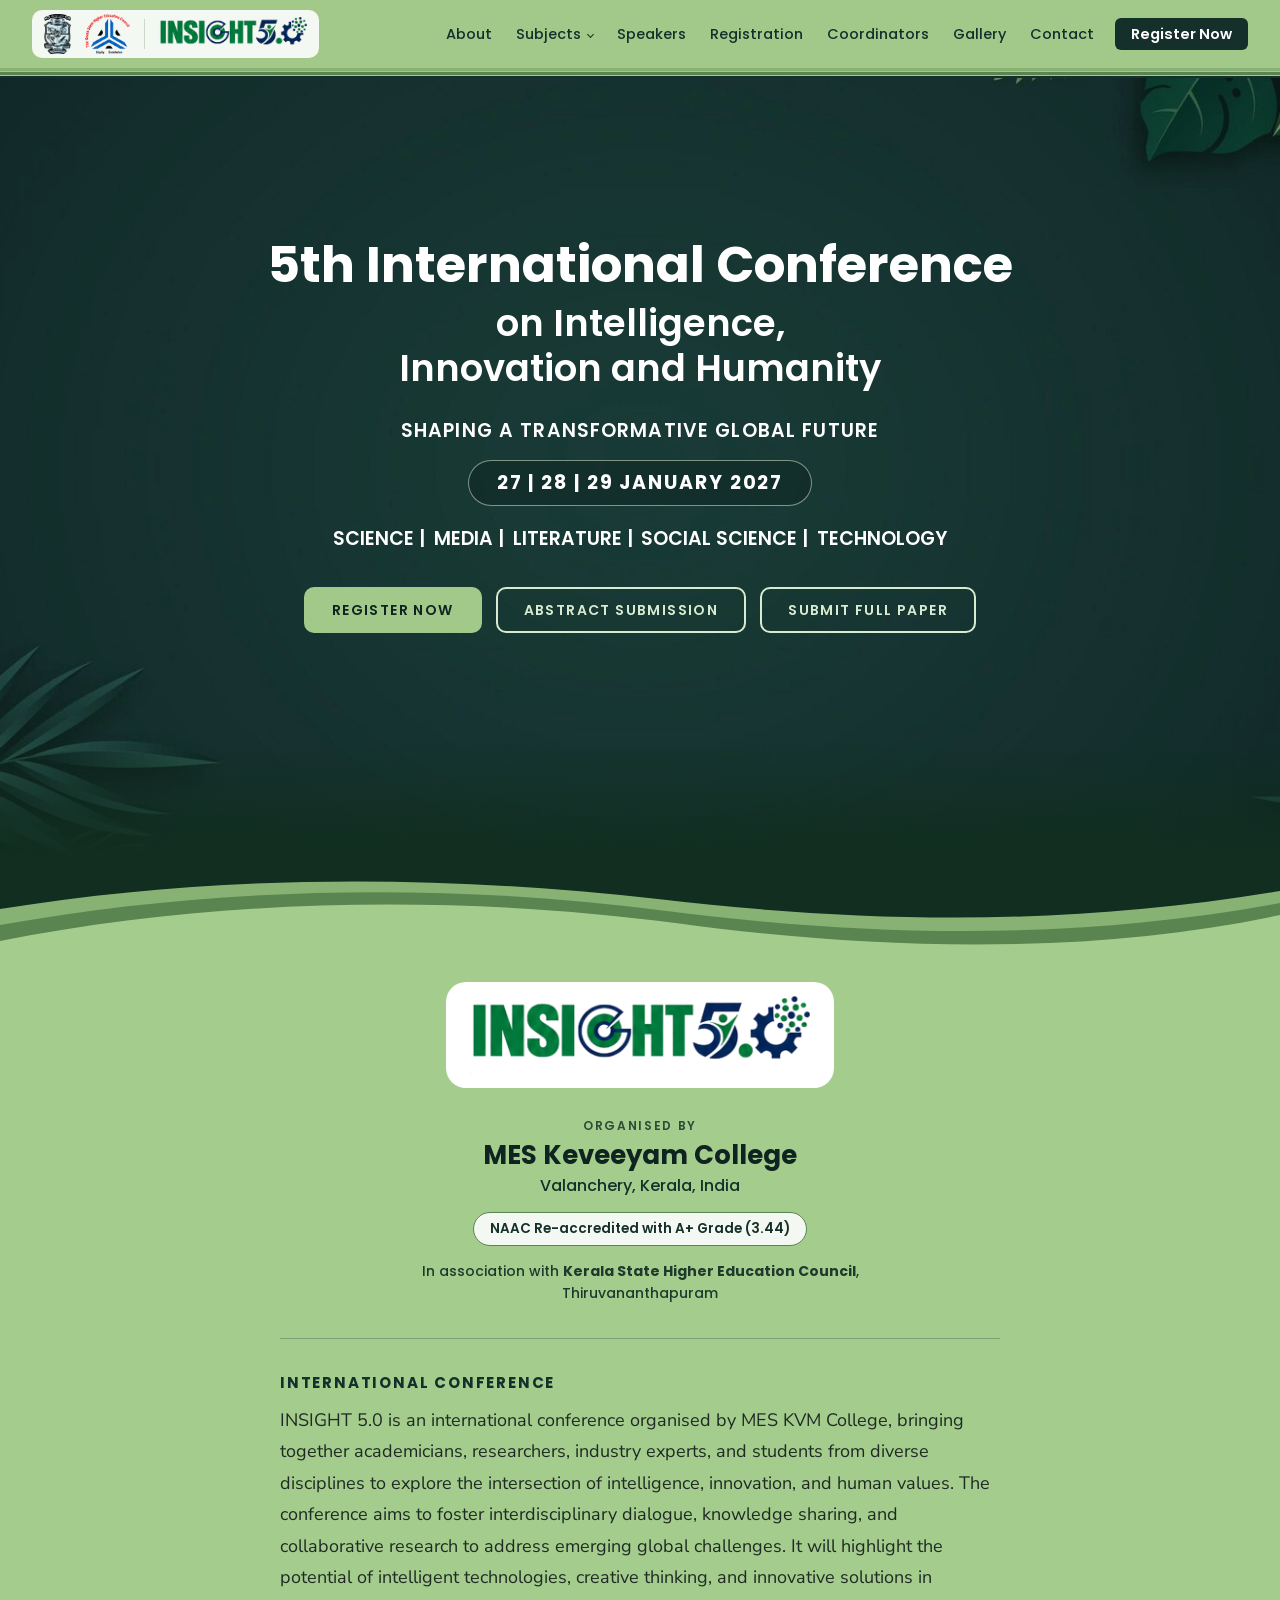
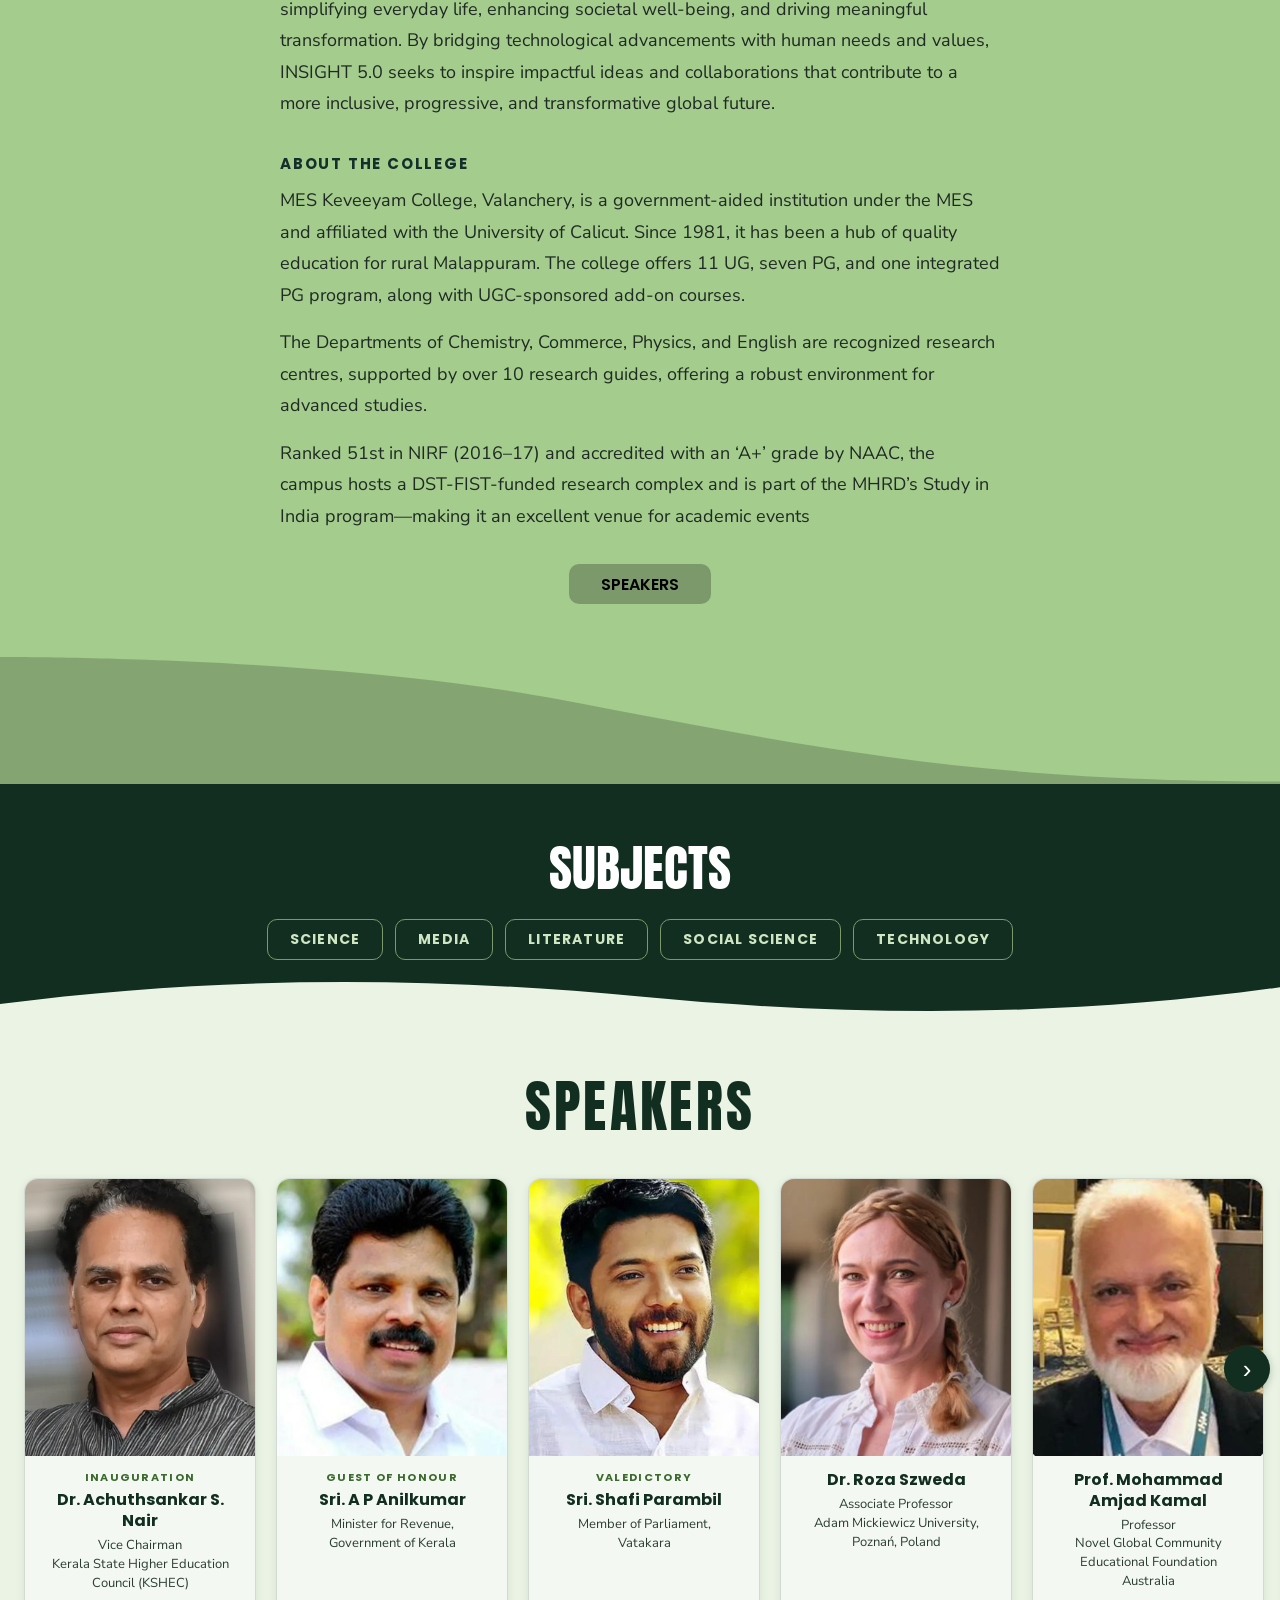
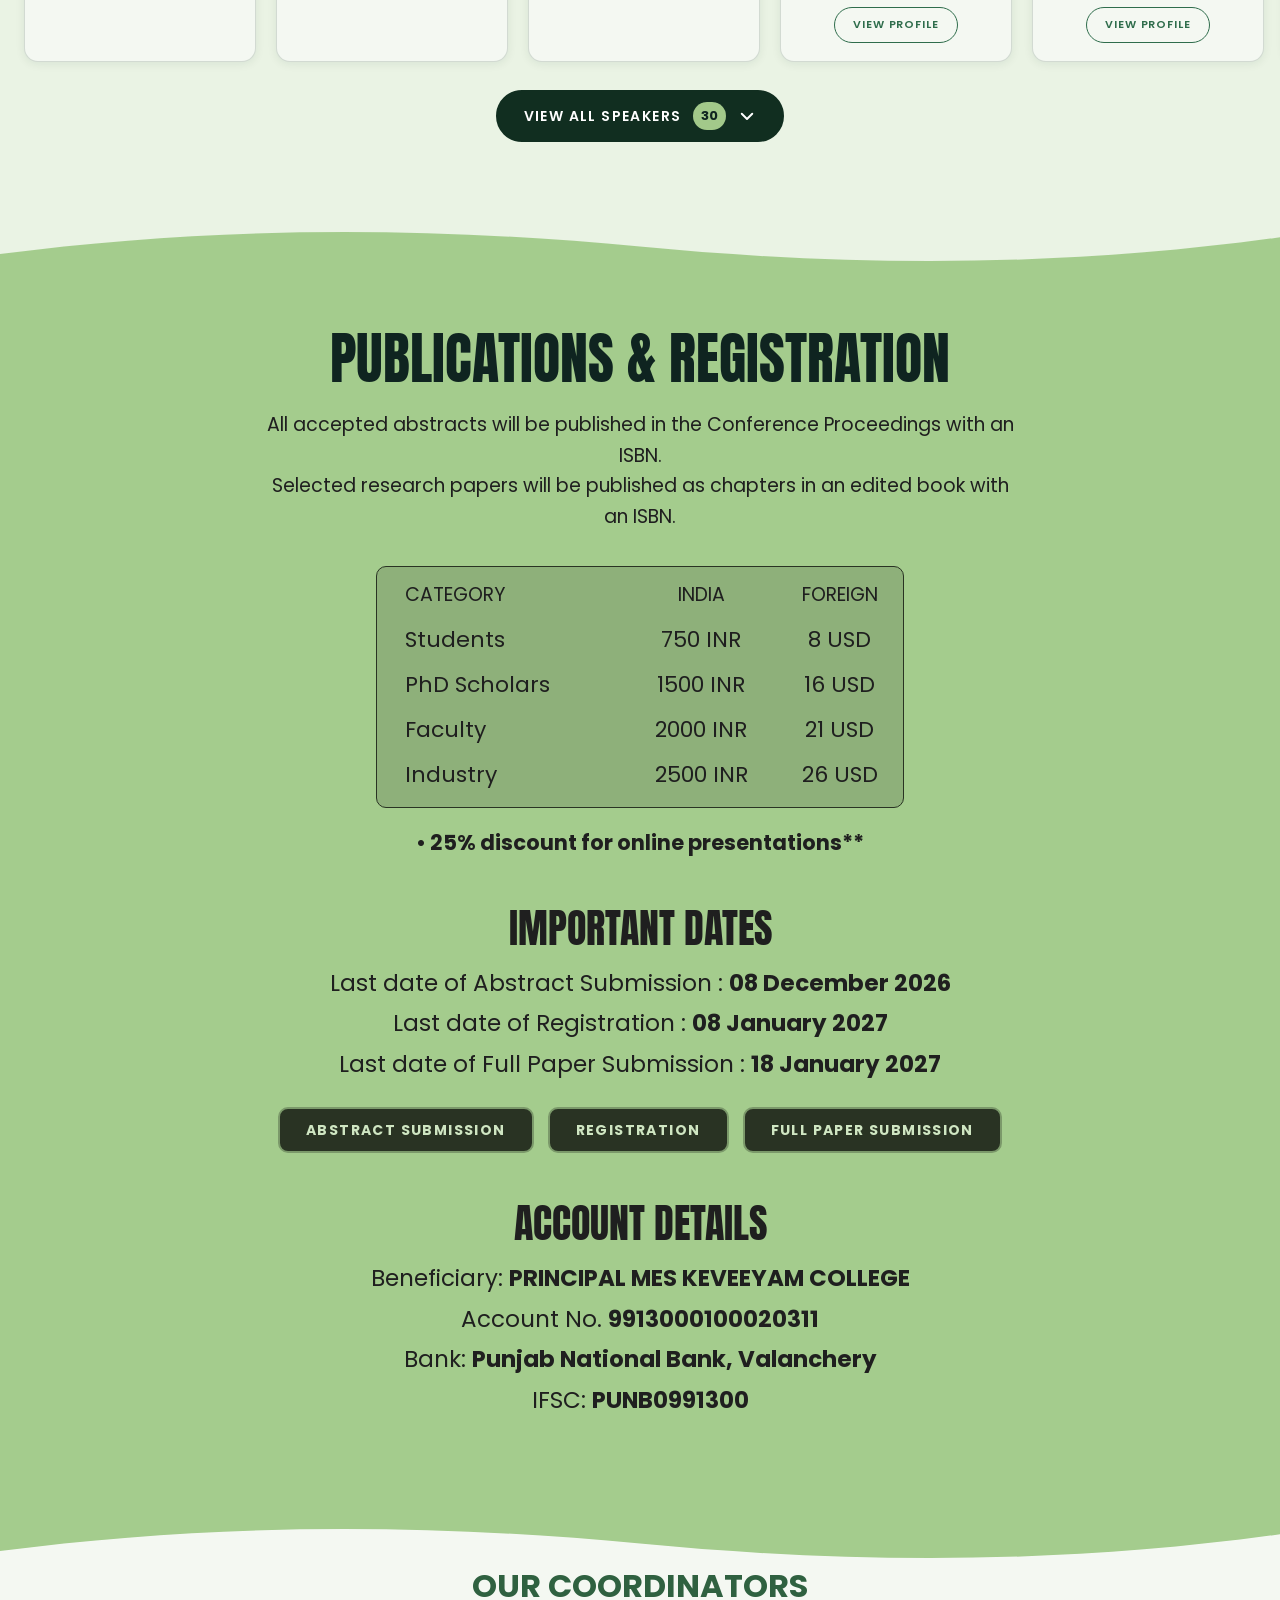
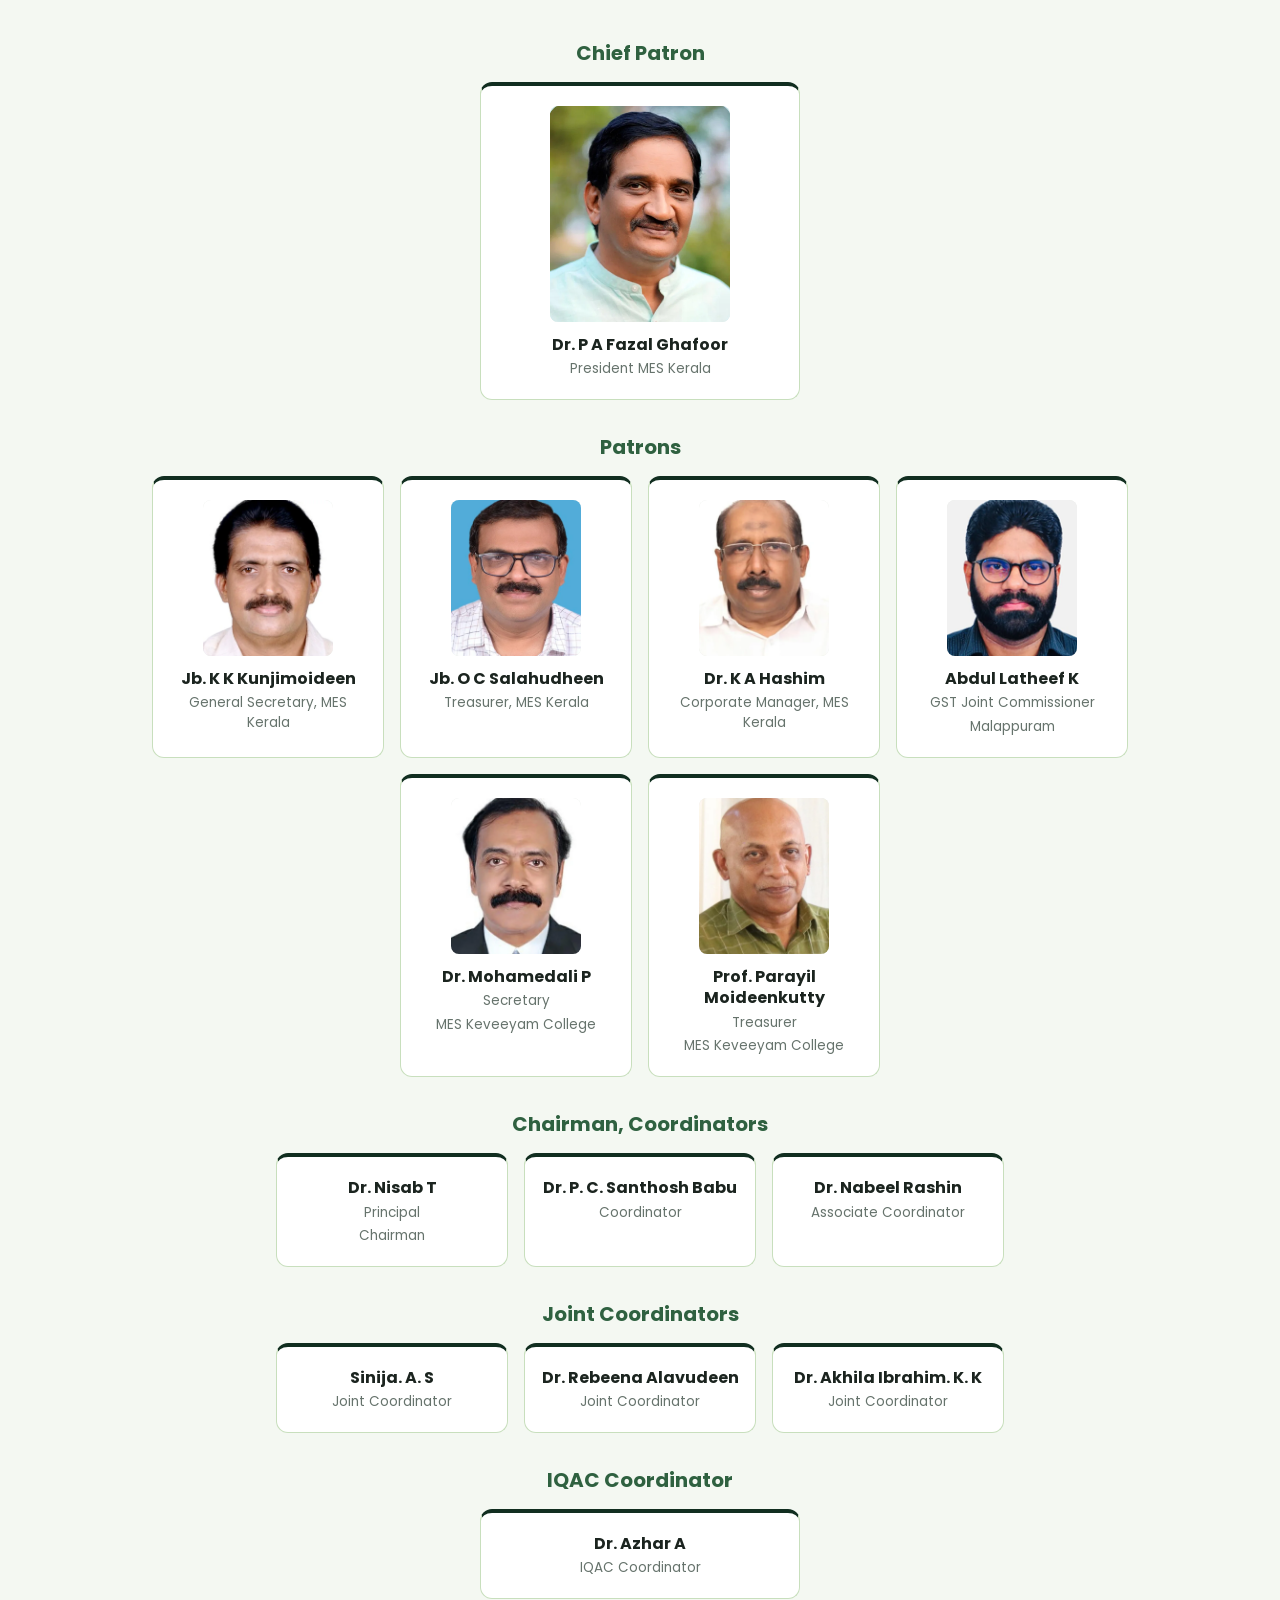
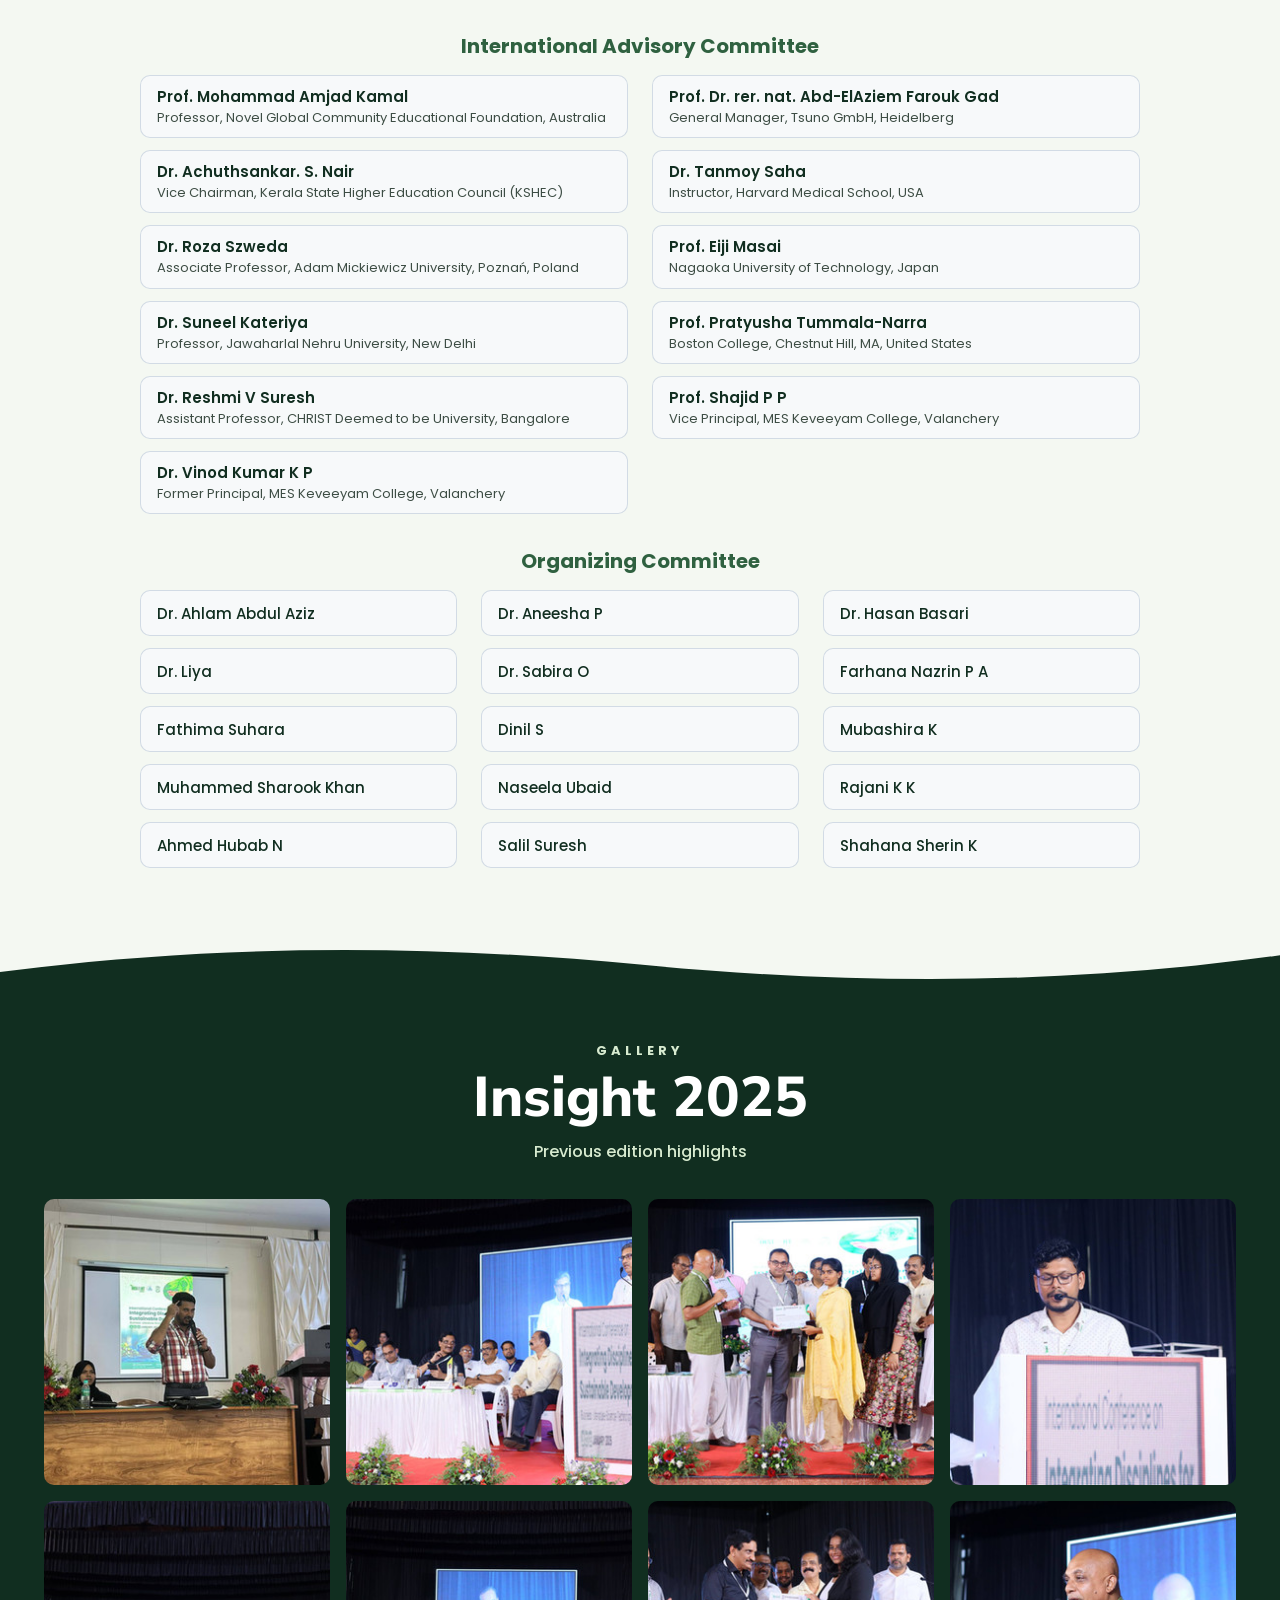
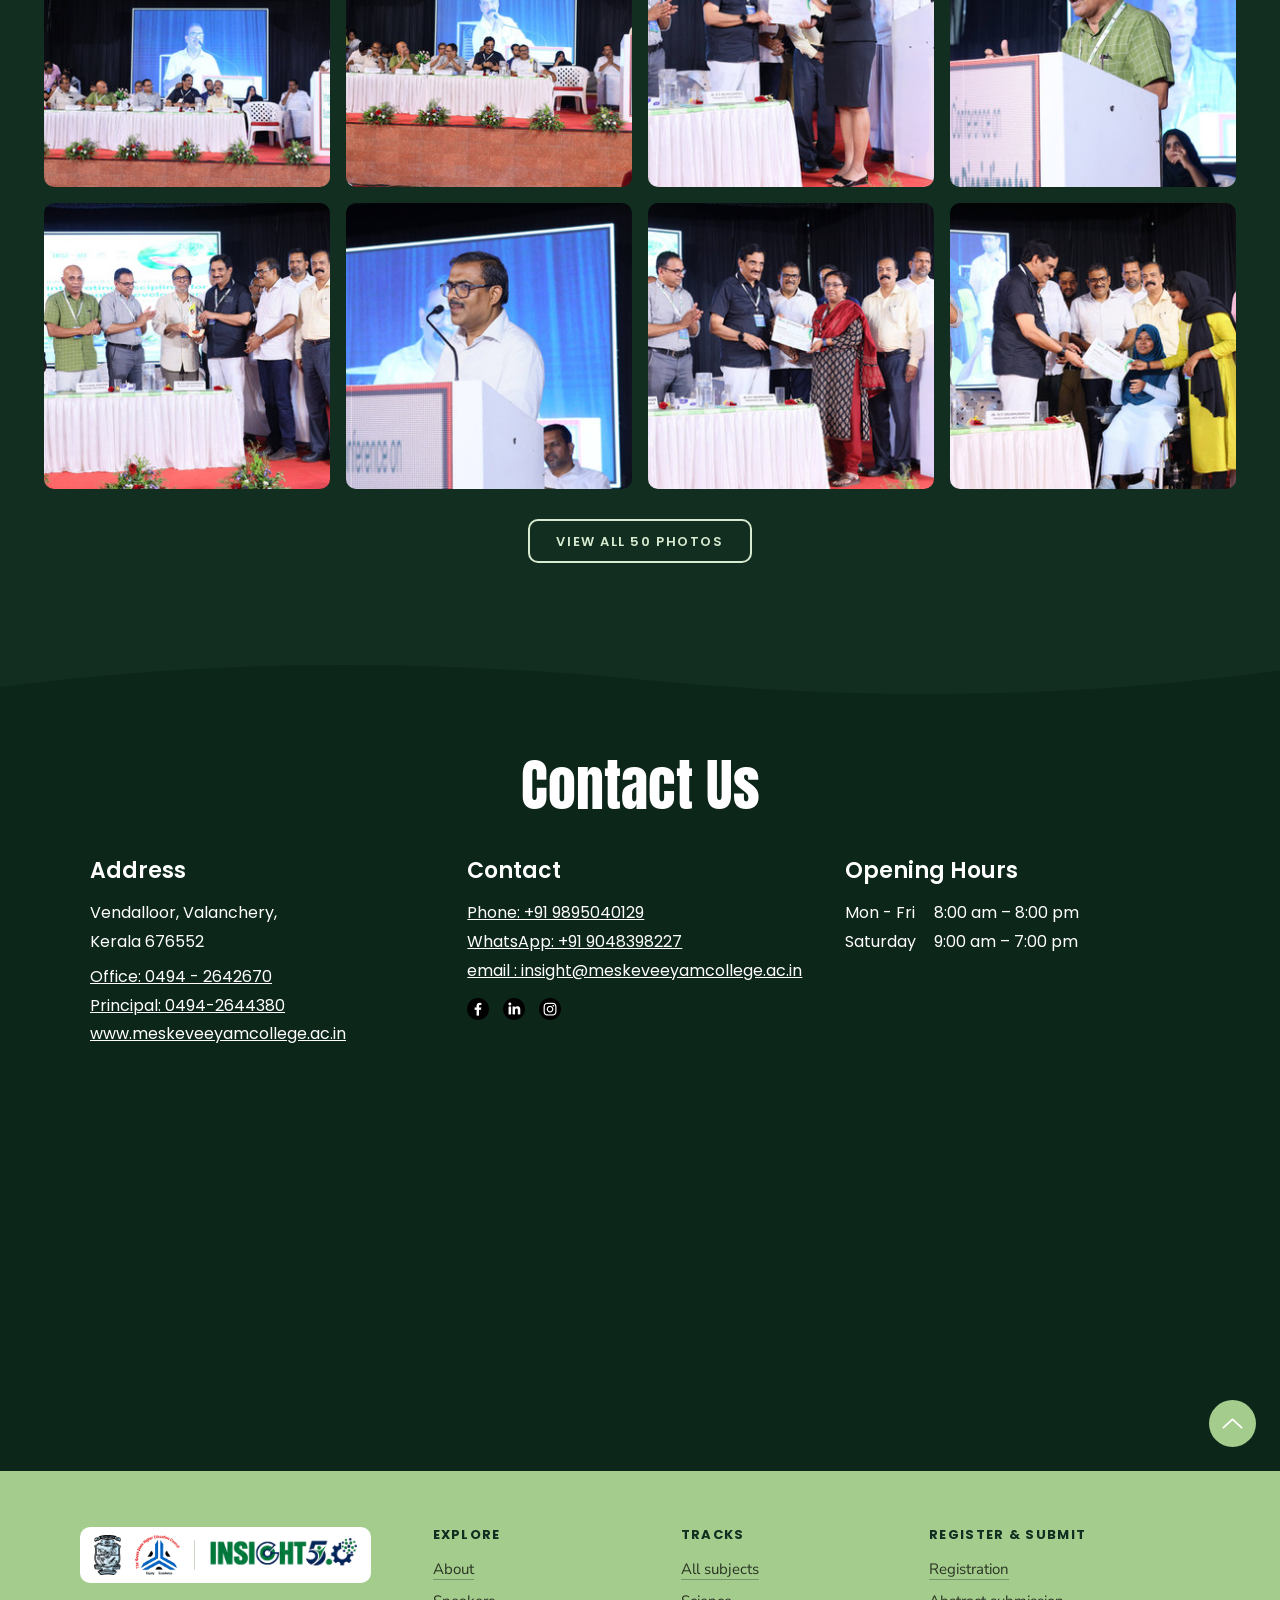
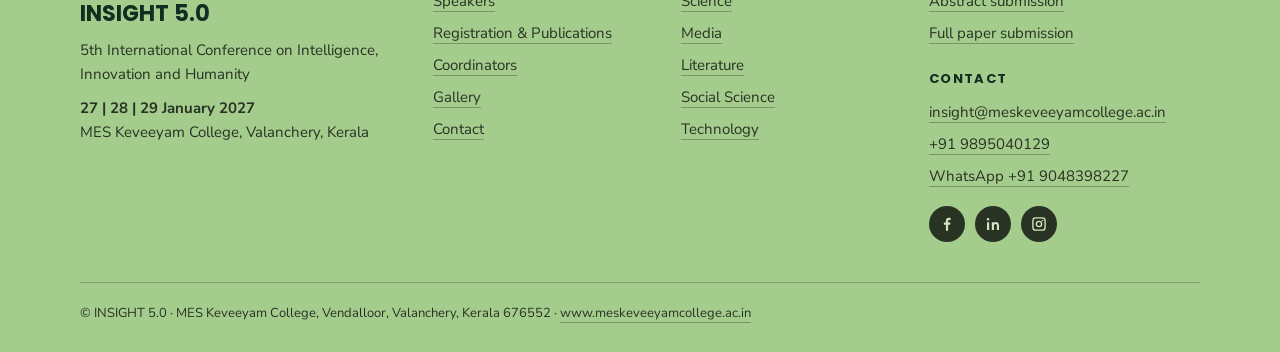
<file: index.html>
<!DOCTYPE html>
<html lang="en">
<head>
<meta charset="utf-8">
<meta name="viewport" content="width=device-width, initial-scale=1">
<title>INSIGHT 5.0 | 5th International Conference on Intelligence, Innovation and Humanity | MES Keveeyam College</title>
<meta name="description" content="INSIGHT 5.0 – the 5th International Conference on Intelligence, Innovation and Humanity: Shaping a Transformative Global Future. 27, 28 and 29 January 2027, organised by MES Keveeyam College, Valanchery, Kerala, in association with the Kerala State Higher Education Council.">
<meta name="theme-color" content="#A4CC8D">
<link rel="canonical" href="https://insight-2027.meskeveeyamcollege.ac.in/">
<link rel="icon" type="image/png" sizes="64x64" href="assets/favicon-64.png">
<link rel="apple-touch-icon" href="assets/apple-touch-icon.png">
<meta property="og:title" content="INSIGHT 5.0 | 5th International Conference on Intelligence, Innovation and Humanity | MES Keveeyam College">
<meta property="og:description" content="INSIGHT 5.0 – the 5th International Conference on Intelligence, Innovation and Humanity: Shaping a Transformative Global Future. 27, 28 and 29 January 2027, organised by MES Keveeyam College, Valanchery, Kerala, in association with the Kerala State Higher Education Council.">
<meta property="og:image" content="https://insight-2027.meskeveeyamcollege.ac.in/assets/og-image.jpg">
<meta property="og:image:width" content="1200">
<meta property="og:image:height" content="630">
<meta property="og:image:alt" content="INSIGHT 5.0 logo with the Kerala State Higher Education Council and MES logos">
<meta property="og:url" content="https://insight-2027.meskeveeyamcollege.ac.in/">
<meta property="og:site_name" content="INSIGHT 5.0">
<meta property="og:type" content="website">
<meta name="twitter:card" content="summary_large_image">
<meta name="twitter:title" content="INSIGHT 5.0 | 5th International Conference on Intelligence, Innovation and Humanity | MES Keveeyam College">
<meta name="twitter:description" content="INSIGHT 5.0 – the 5th International Conference on Intelligence, Innovation and Humanity: Shaping a Transformative Global Future. 27, 28 and 29 January 2027, organised by MES Keveeyam College, Valanchery, Kerala, in association with the Kerala State Higher Education Council.">
<meta name="twitter:image" content="https://insight-2027.meskeveeyamcollege.ac.in/assets/og-image.jpg">
<link rel="preconnect" href="https://fonts.googleapis.com">
<link rel="preconnect" href="https://fonts.gstatic.com" crossorigin>
<link rel="stylesheet" href="https://fonts.googleapis.com/css2?family=Anton&family=Nunito+Sans:wght@400;600;700;800&family=Poppins:wght@400;500;600;700;800&display=swap">
<link rel="preload" as="image" href="assets/img/e426d7fd6208a3e5.jpeg" fetchpriority="high">
<link rel="stylesheet" href="css/style.css">
<link rel="stylesheet" href="css/generated.css">
<link rel="stylesheet" href="css/mobile.css">
<link rel="stylesheet" href="css/site.css">
<script>document.documentElement.className+=' js'</script>
<script type="application/ld+json">{"@context": "https://schema.org", "@type": "Event", "name": "INSIGHT 5.0 – 5th International Conference on Intelligence, Innovation and Humanity", "description": "INSIGHT 5.0 – the 5th International Conference on Intelligence, Innovation and Humanity: Shaping a Transformative Global Future. 27, 28 and 29 January 2027, organised by MES Keveeyam College, Valanchery, Kerala, in association with the Kerala State Higher Education Council.", "startDate": "2027-01-27", "endDate": "2027-01-29", "url": "https://insight-2027.meskeveeyamcollege.ac.in/", "image": "https://insight-2027.meskeveeyamcollege.ac.in/assets/og-image.jpg", "location": {"@type": "Place", "name": "MES Keveeyam College", "address": {"@type": "PostalAddress", "streetAddress": "Vendalloor", "addressLocality": "Valanchery", "addressRegion": "Kerala", "postalCode": "676552", "addressCountry": "IN"}}, "organizer": {"@type": "Organization", "name": "MES Keveeyam College", "url": "https://meskeveeyamcollege.ac.in/"}}</script>
</head>
<body id="top">
<a class="skip" href="#about">Skip to content</a>
<header id="site-header" class="site-hdr"><div class="hwrap"><div class="hlogos"><a href="https://meskeveeyamcollege.ac.in/" target="_blank" rel="noopener" aria-label="MES Keveeyam College (website)"><img src="assets/logos/mes.webp" alt="MES Keveeyam College" width="28" height="40"></a><img src="assets/logos/kshec.webp" alt="Kerala State Higher Education Council" width="45" height="40"><span class="vd" aria-hidden="true"></span><a href="./" aria-label="INSIGHT 5.0 home"><img class="ins" src="assets/logos/insight-5-0.webp" alt="INSIGHT 5.0" width="140" height="32"></a></div><nav class="hnav" id="hnav" aria-label="Main"><ul><li><a href="#about">About</a></li><li class="dd"><button type="button" aria-expanded="false" aria-controls="ddm">Subjects</button><ul id="ddm" class="ddm"><li><a href="/subjects/">All subjects</a></li><li><a href="/subjects/science/">Science</a></li><li><a href="/subjects/media/">Media</a></li><li><a href="/subjects/literature/">Literature</a></li><li><a href="/subjects/social-science/">Social Science</a></li><li><a href="/subjects/technology/">Technology</a></li></ul></li><li><a href="#speakers">Speakers</a></li><li><a href="#publications">Registration</a></li><li><a href="#coordinators">Coordinators</a></li><li><a href="#gallery">Gallery</a></li><li><a href="#contact">Contact</a></li><li class="cta"><a href="https://docs.google.com/forms/d/e/1FAIpQLSfjUWu2rgoCIm45Hn8LkVf3hRxh3PvDWnnsamAQ2UeJxBxi-A/viewform?usp=header" target="_blank" rel="noopener">Register Now</a></li></ul></nav><button type="button" class="hburger" aria-label="Open menu" aria-expanded="false" aria-controls="hnav"><span></span><span></span><span></span></button></div></header>
<main id="page">
<section id="hero" class="sec">
  <img class="bgimg" src="assets/img/e426d7fd6208a3e5.jpeg" alt="" fetchpriority="high">
  <div class="hedge" aria-hidden="true"></div>
  <div class="hero-in">
    <h1><span class="h1a">5th International Conference</span> <span class="h1b">on Intelligence, Innovation and Humanity</span></h1>
    <p class="h-tag">SHAPING A TRANSFORMATIVE GLOBAL FUTURE</p>
    <p class="datebadge">27 | 28 | 29 JANUARY 2027</p>
    <p class="h-tracks"><span>SCIENCE |</span> <span>MEDIA |</span> <span>LITERATURE |</span> <span>SOCIAL SCIENCE |</span> <span>TECHNOLOGY</span></p>
    <div class="h-btns">
      <a class="hb p" href="https://docs.google.com/forms/d/e/1FAIpQLSfjUWu2rgoCIm45Hn8LkVf3hRxh3PvDWnnsamAQ2UeJxBxi-A/viewform?usp=header" target="_blank" rel="noopener">Register Now</a>
      <a class="hb" href="https://docs.google.com/forms/d/e/1FAIpQLScwOJ21eTWhuftKp-wWfFkc6Fgan53KmQaERypXtqcYxTptAg/viewform?usp=header" target="_blank" rel="noopener">Abstract Submission</a>
      <a class="hb" href="https://docs.google.com/forms/d/e/1FAIpQLScoqUDLZjRSrxOSoxvELkDZR8YGfDpM719Bcm3mKfV924VyLA/viewform?usp=header" target="_blank" rel="noopener">Submit Full Paper</a>
    </div>
  </div>
</section>
<section id="about" class="sec about" style="background:#A4CC8D">
  <div class="wv" style="top:-1px;height:100px;background-image:url(assets/waves/clean.svg)"></div>
  <div class="wv" style="background-image:url(assets/waves/S3.svg);bottom:0;height:127px;opacity:0.25"></div>
  <div class="about-flow">
    <div class="about-logo"><img src="assets/logos/insight-5-0.webp" alt="INSIGHT 5.0" width="340" height="78"></div>
    <div class="ao"><p class="ao-by">Organised by</p><p class="ao-name">MES Keveeyam College</p><p class="ao-loc">Valanchery, Kerala, India</p><p class="ao-naac">NAAC Re-accredited with A+ Grade (3.44)</p><p class="ao-assoc">In association with <b>Kerala State Higher Education Council</b>, Thiruvananthapuram</p></div>
    <hr class="ao-rule">
    <h2 class="about-h">International Conference</h2>
    <p class="about-p">INSIGHT 5.0 is an international conference organised by MES KVM College, bringing together academicians, researchers, industry experts, and students from diverse disciplines to explore the intersection of intelligence, innovation, and human values. The conference aims to foster interdisciplinary dialogue, knowledge sharing, and collaborative research to address emerging global challenges. It will highlight the potential of intelligent technologies, creative thinking, and innovative solutions in simplifying everyday life, enhancing societal well-being, and driving meaningful transformation. By bridging technological advancements with human needs and values, INSIGHT 5.0 seeks to inspire impactful ideas and collaborations that contribute to a more inclusive, progressive, and transformative global future.</p>
    <h2 class="about-h">About the College</h2>
    <p class="about-p">MES Keveeyam College, Valanchery, is a government-aided institution under the MES and affiliated with the University of Calicut. Since 1981, it has been a hub of quality education for rural Malappuram. The college offers 11 UG, seven PG, and one integrated PG program, along with UGC-sponsored add-on courses.</p><p class="about-p">The Departments of Chemistry, Commerce, Physics, and English are recognized research centres, supported by over 10 research guides, offering a robust environment for advanced studies.</p><p class="about-p">Ranked 51st in NIRF (2016–17) and accredited with an ‘A+’ grade by NAAC, the campus hosts a DST-FIST-funded research complex and is part of the MHRD’s Study in India program—making it an excellent venue for academic events</p>
    <a class="btn2 about-btn" href="#speakers"><span>SPEAKERS</span></a>
  </div>
</section>
<section class="subj" id="subjects"><h2 class="subj-h">Subjects</h2><ul class="subj-l"><li><a href="subjects/science/">Science</a></li><li><a href="subjects/media/">Media</a></li><li><a href="subjects/literature/">Literature</a></li><li><a href="subjects/social-science/">Social Science</a></li><li><a href="subjects/technology/">Technology</a></li></ul></section>
<section id="speakers" class="sec spk2">
  <div class="wtop" aria-hidden="true" style="background-image:url(assets/waves/w-112e20.svg)"></div>
  <div class="sp-in">
    <h2 class="sp-h">SPEAKERS</h2>
    <div class="sp-wrap">
      <div class="sp-row" id="spk" tabindex="0" role="region" aria-label="Speakers (scrollable)">
      <figure class="spc">
        <img src="assets/people/achuthsankar.webp" alt="Dr. Achuthsankar S. Nair" width="242" height="323" loading="lazy" decoding="async" draggable="false">
        <figcaption><div class="sr">Inauguration</div><div class="st">Dr. Achuthsankar S. Nair</div><div class="sd">Vice Chairman<br>Kerala State Higher Education Council (KSHEC)</div></figcaption>
      </figure>
<figure class="spc">
        <img src="assets/people/anilkumar.webp" alt="Sri. A P Anilkumar" width="242" height="323" loading="lazy" decoding="async" draggable="false">
        <figcaption><div class="sr">Guest of Honour</div><div class="st">Sri. A P Anilkumar</div><div class="sd">Minister for Revenue,<br>Government of Kerala</div></figcaption>
      </figure>
<figure class="spc">
        <img src="assets/people/shafi.webp" alt="Sri. Shafi Parambil" width="242" height="323" loading="lazy" decoding="async" draggable="false">
        <figcaption><div class="sr">Valedictory</div><div class="st">Sri. Shafi Parambil</div><div class="sd">Member of Parliament,<br>Vatakara</div></figcaption>
      </figure>
<figure class="spc">
        <img src="assets/people/roza.webp" alt="Dr. Roza Szweda" width="242" height="323" loading="lazy" decoding="async" draggable="false">
        <figcaption><div class="st">Dr. Roza Szweda</div><div class="sd">Associate Professor<br>Adam Mickiewicz University, Poznań, Poland</div><button type="button" class="pf-btn" data-pf="roza">View profile</button></figcaption>
      </figure>
<figure class="spc">
        <img src="assets/people/amjad.webp" alt="Prof. Mohammad Amjad Kamal" width="242" height="323" loading="lazy" decoding="async" draggable="false">
        <figcaption><div class="st">Prof. Mohammad Amjad Kamal</div><div class="sd">Professor<br>Novel Global Community Educational Foundation<br>Australia</div><button type="button" class="pf-btn" data-pf="amjad">View profile</button></figcaption>
      </figure>
<figure class="spc">
        <img src="assets/people/farouk.webp" alt="Prof. Dr. rer. nat. Abd-ElAziem Farouk Gad" width="242" height="323" loading="lazy" decoding="async" draggable="false">
        <figcaption><div class="st">Prof. Dr. rer. nat. Abd-ElAziem Farouk Gad</div><div class="sd">Department of Biotechnology<br>Taif University, Kingdom of Saudi Arabia<br>General Manager, Tsuno GmbH, Heidelberg</div><button type="button" class="pf-btn" data-pf="farouk">View profile</button></figcaption>
      </figure>
<figure class="spc">
        <img src="assets/people/pramod.webp" alt="Pramod Raman" width="242" height="323" loading="lazy" decoding="async" draggable="false">
        <figcaption><div class="st">Pramod Raman</div><div class="sd">Editor-in-Chief<br>MediaOne news channel<br>Kerala, India</div><button type="button" class="pf-btn" data-pf="pramod">View profile</button></figcaption>
      </figure>
<figure class="spc">
        <img src="assets/people/kunhahammed.webp" alt="K. E. N. Kunhahammed" width="242" height="323" loading="lazy" decoding="async" draggable="false">
        <figcaption><div class="st">K. E. N. Kunhahammed</div><div class="sd">Malayalam writer<br>Secretary, Purogamana Kala Sahitya Sangham<br>Kerala, India</div><button type="button" class="pf-btn" data-pf="kunhahammed">View profile</button></figcaption>
      </figure>
<figure class="spc">
        <img src="assets/people/tanmoy.webp" alt="Dr. Tanmoy Saha" width="242" height="323" loading="lazy" decoding="async" draggable="false">
        <figcaption><div class="st">Dr. Tanmoy Saha</div><div class="sd">Instructor, Department of Medicine<br>Harvard Medical School, USA</div><button type="button" class="pf-btn" data-pf="tanmoy">View profile</button></figcaption>
      </figure>
<figure class="spc">
        <img src="assets/people/mintu.webp" alt="Dr. Mintu Porel" width="242" height="323" loading="lazy" decoding="async" draggable="false">
        <figcaption><div class="st">Dr. Mintu Porel</div><div class="sd">Department of Chemistry<br>Indian Institute of Technology, Palakkad</div><button type="button" class="pf-btn" data-pf="mintu">View profile</button></figcaption>
      </figure>
<figure class="spc">
        <img src="assets/people/eiji.webp" alt="Prof. Eiji Masai" width="242" height="323" loading="lazy" decoding="async" draggable="false">
        <figcaption><div class="st">Prof. Eiji Masai</div><div class="sd">Nagaoka University of Technology<br>Japan</div><button type="button" class="pf-btn" data-pf="eiji">View profile</button></figcaption>
      </figure>
<figure class="spc">
        <img src="assets/people/suneel.webp" alt="Dr. Suneel Kateriya" width="242" height="323" loading="lazy" decoding="async" draggable="false">
        <figcaption><div class="st">Dr. Suneel Kateriya</div><div class="sd">Indian Connection to Nobel Prize (2026)<br>Jawaharlal Nehru University, New Delhi</div><button type="button" class="pf-btn" data-pf="suneel">View profile</button></figcaption>
      </figure>
<figure class="spc">
        <img src="assets/people/jayaraj.webp" alt="Dr. M K Jayaraj" width="242" height="323" loading="lazy" decoding="async" draggable="false">
        <figcaption><div class="st">Dr. M K Jayaraj</div><div class="sd">Former Vice Chancellor Calicut University</div><button type="button" class="pf-btn" data-pf="jayaraj">View profile</button></figcaption>
      </figure>
<figure class="spc">
        <img src="assets/people/shadab.webp" alt="Dr. Shadab Ali Khan" width="242" height="323" loading="lazy" decoding="async" draggable="false">
        <figcaption><div class="st">Dr. Shadab Ali Khan</div><div class="sd">Research Scientist<br>King Abdullah International Medical Research Center<br>Riyadh, Kingdom of Saudi Arabia</div><button type="button" class="pf-btn" data-pf="shadab">View profile</button></figcaption>
      </figure>
<figure class="spc">
        <img src="assets/people/gopakumar.webp" alt="Dr. Gopakumar V" width="242" height="323" loading="lazy" decoding="async" draggable="false">
        <figcaption><div class="st">Dr. Gopakumar V</div><div class="sd">Consultant, Knowledge Centre<br>Kerala University of Digital Sciences, Innovation and Technology</div><button type="button" class="pf-btn" data-pf="gopakumar">View profile</button></figcaption>
      </figure>
<figure class="spc">
        <img src="assets/people/nagalakshmi.webp" alt="Dr. M. Nagalakshmi" width="242" height="323" loading="lazy" decoding="async" draggable="false">
        <figcaption><div class="st">Dr. M. Nagalakshmi</div><div class="sd">Vels Institute of Science, Technology and Advanced Studies (VISTAS), Chennai</div><button type="button" class="pf-btn" data-pf="nagalakshmi">View profile</button></figcaption>
      </figure>
<figure class="spc">
        <img src="assets/people/elayaraja.webp" alt="Prof. M. Elayaraja" width="242" height="323" loading="lazy" decoding="async" draggable="false">
        <figcaption><div class="st">Prof. M. Elayaraja</div><div class="sd">Department of Physical Education and Sports<br>Pondicherry University</div><button type="button" class="pf-btn" data-pf="elayaraja">View profile</button></figcaption>
      </figure>
<figure class="spc">
        <img src="assets/people/reshmi.webp" alt="Dr. Reshmi V Suresh" width="242" height="323" loading="lazy" decoding="async" draggable="false">
        <figcaption><div class="st">Dr. Reshmi V Suresh</div><div class="sd">Department of Professional Studies<br>CHRIST Deemed to be University, Bangalore</div><button type="button" class="pf-btn" data-pf="reshmi">View profile</button></figcaption>
      </figure>
<figure class="spc">
        <img src="assets/people/pratyusha.webp" alt="Prof. Pratyusha Tummala-Narra" width="242" height="323" loading="lazy" decoding="async" draggable="false">
        <figcaption><div class="st">Prof. Pratyusha Tummala-Narra</div><div class="sd">Boston College, Chestnut Hill, MA, United States</div><button type="button" class="pf-btn" data-pf="pratyusha">View profile</button></figcaption>
      </figure>
<figure class="spc">
        <img src="assets/people/sudarshan.webp" alt="Dr. Sudarshan R. Kottai" width="242" height="323" loading="lazy" decoding="async" draggable="false">
        <figcaption><div class="st">Dr. Sudarshan R. Kottai</div><div class="sd">Department of Humanities and Social Sciences, IIT Palakkad</div><button type="button" class="pf-btn" data-pf="sudarshan">View profile</button></figcaption>
      </figure>
<figure class="spc">
        <img src="assets/people/shobi.webp" alt="Dr. Shobi Veleri" width="242" height="323" loading="lazy" decoding="async" draggable="false">
        <figcaption><div class="st">Dr. Shobi Veleri</div><div class="sd">Scientist-F (Senior Deputy Director)<br>ICMR – National Institute of Nutrition Hyderabad</div><button type="button" class="pf-btn" data-pf="shobi">View profile</button></figcaption>
      </figure>
<figure class="spc">
        <img src="assets/people/pmohan.webp" alt="Dr. P. Mohan" width="242" height="323" loading="lazy" decoding="async" draggable="false">
        <figcaption><div class="st">Dr. P. Mohan</div><div class="sd">Former Pro Vice Chancellor<br>University of Calicut</div><button type="button" class="pf-btn" data-pf="pmohan">View profile</button></figcaption>
      </figure>
<figure class="spc">
        <img src="assets/people/anoop.webp" alt="Dr. Anoop Kadan" width="242" height="323" loading="lazy" decoding="async" draggable="false">
        <figcaption><div class="st">Dr. Anoop Kadan</div><div class="sd">University of Southampton,<br>United Kingdom</div></figcaption>
      </figure>
<figure class="spc">
        <img src="assets/people/chinchu.webp" alt="Dr. Chinchu C" width="242" height="323" loading="lazy" decoding="async" draggable="false">
        <figcaption><div class="st">Dr. Chinchu C</div><div class="sd">Centre for Women’s Studies<br>Pondicherry University</div><button type="button" class="pf-btn" data-pf="chinchu">View profile</button></figcaption>
      </figure>
<figure class="spc">
        <img src="assets/people/gopinath.webp" alt="Dr. Gopinath Madeswaran" width="242" height="323" loading="lazy" decoding="async" draggable="false">
        <figcaption><div class="st">Dr. Gopinath Madeswaran</div><div class="sd">Department of Optometry &amp; Vision Sciences<br>College of Health Sciences, Gulf Medical University, Ajman, United Arab Emirates</div><button type="button" class="pf-btn" data-pf="gopinath">View profile</button></figcaption>
      </figure>
<figure class="spc">
        <img src="assets/people/gmnair.webp" alt="Prof. (Dr.) G. M. Nair" width="242" height="323" loading="lazy" decoding="async" draggable="false">
        <figcaption><div class="st">Prof. (Dr.) G. M. Nair</div><div class="sd">President<br>Kerala Academy of Sciences</div><button type="button" class="pf-btn" data-pf="gmnair">View profile</button></figcaption>
      </figure>
<figure class="spc">
        <img src="assets/people/dhinu.webp" alt="Dr. Dhinu M R" width="242" height="323" loading="lazy" decoding="async" draggable="false">
        <figcaption><div class="st">Dr. Dhinu M R</div><div class="sd">Department of Physical Education &amp; Sports<br>Sree Sankaracharya University of Sanskrit, Kalady</div><button type="button" class="pf-btn" data-pf="dhinu">View profile</button></figcaption>
      </figure>
<figure class="spc">
        <img src="assets/people/vahid.webp" alt="Dr. Abdul Vahid K." width="242" height="323" loading="lazy" decoding="async" draggable="false">
        <figcaption><div class="st">Dr. Abdul Vahid K.</div><div class="sd">Department of Islamic History<br>MES Mampad College (Autonomous)</div><button type="button" class="pf-btn" data-pf="vahid">View profile</button></figcaption>
      </figure>
<figure class="spc">
        <img src="assets/people/sandeep.webp" alt="Dr. Sandeep Das" width="242" height="323" loading="lazy" decoding="async" draggable="false">
        <figcaption><div class="st">Dr. Sandeep Das</div><div class="sd">Zoological Society of London EDGE Fellow<br>DBT Research Associate<br>University of Calicut<br>&amp; Member of Kerala state Board for Wild life</div><button type="button" class="pf-btn" data-pf="sandeep">View profile</button></figcaption>
      </figure>
<figure class="spc">
        <img src="assets/people/siddhartha.webp" alt="Dr. Siddhartha Chakraborti" width="242" height="323" loading="lazy" decoding="async" draggable="false">
        <figcaption><div class="st">Dr. Siddhartha Chakraborti</div><div class="sd">Aligarh Muslim University<br>India</div><button type="button" class="pf-btn" data-pf="siddhartha">View profile</button></figcaption>
      </figure>
<figure class="spc">
        <img src="assets/people/titus.webp" alt="Dr. Titus K Mathew" width="242" height="323" loading="lazy" decoding="async" draggable="false">
        <figcaption><div class="st">Dr. Titus K Mathew</div><div class="sd">Retired Professor and Adjunct Faculty<br>Department of Physics<br>Cochin University of Science and Technology (CUSAT) Kochi</div><button type="button" class="pf-btn" data-pf="titus">View profile</button></figcaption>
      </figure>
<figure class="spc">
        <img src="assets/people/shibi.webp" alt="Dr. Shibi C." width="242" height="323" loading="lazy" decoding="async" draggable="false">
        <figcaption><div class="st">Dr. Shibi C.</div><div class="sd">Department of Hindi<br>University of Calicut</div><button type="button" class="pf-btn" data-pf="shibi">View profile</button></figcaption>
      </figure>
      </div>
      <button class="spn l" type="button" aria-label="Previous speakers" hidden>&#8249;</button>
      <button class="spn r" type="button" aria-label="Next speakers">&#8250;</button>
    </div>
    <div class="as" data-as><div class="as-bar"><button type="button" class="as-tog" data-acc data-lo="View all speakers" data-lc="Hide all speakers" aria-expanded="false" aria-controls="as-panel"><span>View all speakers</span><b class="as-cnt">30</b><svg class="as-chev" viewBox="0 0 24 24" width="18" height="18" aria-hidden="true" focusable="false"><path d="M5 9l7 7 7-7" fill="none" stroke="currentColor" stroke-width="2.6" stroke-linecap="round" stroke-linejoin="round"/></svg></button></div><div class="as-panel" id="as-panel" role="region" aria-label="All speakers"><div class="as-clip"><ul class="as-grid"><li class="as-card"><img src="assets/people/pramod.webp" alt="Pramod Raman" width="160" height="200" loading="lazy" decoding="async"><div class="as-meta"><h3 class="as-n">Pramod Raman</h3><p class="as-d"><span>Editor-in-Chief</span><span>MediaOne news channel</span><span>Kerala, India</span></p><button type="button" class="pf-btn" data-pf="pramod">View profile</button></div></li><li class="as-card"><img src="assets/people/farouk.webp" alt="Prof. Dr. rer. nat. Abd-ElAziem Farouk Gad" width="160" height="200" loading="lazy" decoding="async"><div class="as-meta"><h3 class="as-n">Prof. Dr. rer. nat. Abd-ElAziem Farouk Gad</h3><p class="as-d"><span>Department of Biotechnology</span><span>Taif University, Kingdom of Saudi Arabia</span><span>General Manager, Tsuno GmbH, Heidelberg</span></p><button type="button" class="pf-btn" data-pf="farouk">View profile</button></div></li><li class="as-card"><img src="assets/people/shadab.webp" alt="Dr. Shadab Ali Khan" width="160" height="200" loading="lazy" decoding="async"><div class="as-meta"><h3 class="as-n">Dr. Shadab Ali Khan</h3><p class="as-d"><span>Research Scientist</span><span>Department of Nanomedicine Research</span><span>King Abdullah International Medical Research Center</span><span>King Saud bin Abdul Aziz University of Health Sciences</span><span>Riyadh, Kingdom of Saudi Arabia</span></p><button type="button" class="pf-btn" data-pf="shadab">View profile</button></div></li><li class="as-card"><img src="assets/people/amjad.webp" alt="Prof. Mohammad Amjad Kamal" width="160" height="200" loading="lazy" decoding="async"><div class="as-meta"><h3 class="as-n">Prof. Mohammad Amjad Kamal</h3><p class="as-d"><span>Professor</span><span>Novel Global Community Educational Foundation</span><span>Australia</span></p><button type="button" class="pf-btn" data-pf="amjad">View profile</button></div></li><li class="as-card"><img src="assets/people/gopakumar.webp" alt="Dr. Gopakumar V" width="160" height="200" loading="lazy" decoding="async"><div class="as-meta"><h3 class="as-n">Dr. Gopakumar V</h3><p class="as-d"><span>Consultant, Knowledge Centre</span><span>Kerala University of Digital Sciences,</span><span>Innovation and Technology</span></p><button type="button" class="pf-btn" data-pf="gopakumar">View profile</button></div></li><li class="as-card"><img src="assets/people/kunhahammed.webp" alt="K. E. N. Kunhahammed" width="160" height="200" loading="lazy" decoding="async"><div class="as-meta"><h3 class="as-n">K. E. N. Kunhahammed</h3><p class="as-d"><span>Malayalam writer</span><span>Secretary, Purogamana Kala Sahitya Sangham</span><span>Kerala, India</span></p><button type="button" class="pf-btn" data-pf="kunhahammed">View profile</button></div></li><li class="as-card"><img src="assets/people/vahid.webp" alt="Dr. Abdul Vahid K." width="160" height="200" loading="lazy" decoding="async"><div class="as-meta"><h3 class="as-n">Dr. Abdul Vahid K.</h3><p class="as-d"><span>Head of the Department and Assistant Professor of Islamic History</span><span>MES Mampad College (Autonomous)</span><span>Nilambur, Kerala, India</span></p><button type="button" class="pf-btn" data-pf="vahid">View profile</button></div></li><li class="as-card"><img src="assets/people/nagalakshmi.webp" alt="Dr. M. Nagalakshmi" width="160" height="200" loading="lazy" decoding="async"><div class="as-meta"><h3 class="as-n">Dr. M. Nagalakshmi</h3><p class="as-d"><span>Professor, Department of English</span><span>Vels Institute of Science, Technology and</span><span>Advanced Studies (VISTAS), Chennai</span></p><button type="button" class="pf-btn" data-pf="nagalakshmi">View profile</button></div></li><li class="as-card"><img src="assets/people/elayaraja.webp" alt="Prof. M. Elayaraja" width="160" height="200" loading="lazy" decoding="async"><div class="as-meta"><h3 class="as-n">Prof. M. Elayaraja</h3><p class="as-d"><span>Professor, Department of Physical Education and Sports</span><span>Pondicherry University</span><span>R.V. Nagar, Kalapet, Puducherry</span></p><button type="button" class="pf-btn" data-pf="elayaraja">View profile</button></div></li><li class="as-card"><img src="assets/people/dhinu.webp" alt="Dr. Dhinu M R" width="160" height="200" loading="lazy" decoding="async"><div class="as-meta"><h3 class="as-n">Dr. Dhinu M R</h3><p class="as-d"><span>Professor &amp; Director</span><span>Department of Physical Education &amp; Sports</span><span>Sree Sankaracharya University of Sanskrit</span><span>Kalady</span></p><button type="button" class="pf-btn" data-pf="dhinu">View profile</button></div></li><li class="as-card"><img src="assets/people/shobi.webp" alt="Dr. Shobi Veleri" width="160" height="200" loading="lazy" decoding="async"><div class="as-meta"><h3 class="as-n">Dr. Shobi Veleri</h3><p class="as-d"><span>Scientist-F (Senior Deputy Director)</span><span>ICMR – National Institute of Nutrition</span><span>Hyderabad</span></p><button type="button" class="pf-btn" data-pf="shobi">View profile</button></div></li><li class="as-card"><img src="assets/people/sandeep.webp" alt="Dr. Sandeep Das" width="160" height="200" loading="lazy" decoding="async"><div class="as-meta"><h3 class="as-n">Dr. Sandeep Das</h3><p class="as-d"><span>Zoological Society of London EDGE Fellow</span><span>DBT Research Associate</span><span>University of Calicut</span><span>And Member of Kerala state Board for Wild life</span></p><button type="button" class="pf-btn" data-pf="sandeep">View profile</button></div></li><li class="as-card"><img src="assets/people/mintu.webp" alt="Dr. Mintu Porel" width="160" height="200" loading="lazy" decoding="async"><div class="as-meta"><h3 class="as-n">Dr. Mintu Porel</h3><p class="as-d"><span>Associate Professor</span><span>Department of Chemistry</span><span>Indian Institute of Technology Palakkad, India</span></p><button type="button" class="pf-btn" data-pf="mintu">View profile</button></div></li><li class="as-card"><img src="assets/people/tanmoy.webp" alt="Dr. Tanmoy Saha" width="160" height="200" loading="lazy" decoding="async"><div class="as-meta"><h3 class="as-n">Dr. Tanmoy Saha</h3><p class="as-d"><span>Instructor, Department of Medicine</span><span>Harvard Medical School</span><span>USA</span></p><button type="button" class="pf-btn" data-pf="tanmoy">View profile</button></div></li><li class="as-card"><img src="assets/people/roza.webp" alt="Dr. Roza Szweda" width="160" height="200" loading="lazy" decoding="async"><div class="as-meta"><h3 class="as-n">Dr. Roza Szweda</h3><p class="as-d"><span>Associate Professor</span><span>Center of Advanced Technologies</span><span>Adam Mickiewicz University, Poznań, Poland</span></p><button type="button" class="pf-btn" data-pf="roza">View profile</button></div></li><li class="as-card"><img src="assets/people/siddhartha.webp" alt="Dr. Siddhartha Chakraborti" width="160" height="200" loading="lazy" decoding="async"><div class="as-meta"><h3 class="as-n">Dr. Siddhartha Chakraborti</h3><p class="as-d"><span>Assistant Professor of English</span><span>Aligarh Muslim University</span><span>India</span></p><button type="button" class="pf-btn" data-pf="siddhartha">View profile</button></div></li><li class="as-card"><img src="assets/people/pmohan.webp" alt="Dr. P. Mohan" width="160" height="200" loading="lazy" decoding="async"><div class="as-meta"><h3 class="as-n">Dr. P. Mohan</h3><p class="as-d"><span>Professor (Retired), Department of Commerce &amp;</span><span>Management Studies, and Former Pro Vice Chancellor</span><span>University of Calicut</span></p><button type="button" class="pf-btn" data-pf="pmohan">View profile</button></div></li><li class="as-card"><img src="assets/people/chinchu.webp" alt="Dr. Chinchu C" width="160" height="200" loading="lazy" decoding="async"><div class="as-meta"><h3 class="as-n">Dr. Chinchu C</h3><p class="as-d"><span>Assistant Professor</span><span>Centre for Women’s Studies</span><span>Pondicherry University</span></p><button type="button" class="pf-btn" data-pf="chinchu">View profile</button></div></li><li class="as-card"><img src="assets/people/pratyusha.webp" alt="Prof. Pratyusha Tummala-Narra" width="160" height="200" loading="lazy" decoding="async"><div class="as-meta"><h3 class="as-n">Prof. Pratyusha Tummala-Narra</h3><p class="as-d"><span>Professor, Counseling, Developmental, and</span><span>Educational Psychology Department</span><span>Boston College, Chestnut Hill, MA, United States</span></p><button type="button" class="pf-btn" data-pf="pratyusha">View profile</button></div></li><li class="as-card"><img src="assets/people/sudarshan.webp" alt="Dr. Sudarshan R. Kottai" width="160" height="200" loading="lazy" decoding="async"><div class="as-meta"><h3 class="as-n">Dr. Sudarshan R. Kottai</h3><p class="as-d"><span>Assistant Professor, Department of Humanities and</span><span>Social Sciences, IIT Palakkad</span><span>Distinguished Fellow, Centre for Equity Studies, New Delhi</span></p><button type="button" class="pf-btn" data-pf="sudarshan">View profile</button></div></li><li class="as-card"><img src="assets/people/eiji.webp" alt="Prof. Eiji Masai" width="160" height="200" loading="lazy" decoding="async"><div class="as-meta"><h3 class="as-n">Prof. Eiji Masai</h3><p class="as-d"><span>Department of Materials Science and Bioengineering</span><span>Nagaoka University of Technology</span><span>Japan</span></p><button type="button" class="pf-btn" data-pf="eiji">View profile</button></div></li><li class="as-card"><img src="assets/people/gmnair.webp" alt="Prof. (Dr.) G. M. Nair" width="160" height="200" loading="lazy" decoding="async"><div class="as-meta"><h3 class="as-n">Prof. (Dr.) G. M. Nair</h3><p class="as-d"><span>Former Director</span><span>Jawaharlal Nehru Tropical Botanic Garden and</span><span>Research Institute (JNTBGRI), Palode</span></p><button type="button" class="pf-btn" data-pf="gmnair">View profile</button></div></li><li class="as-card"><img src="assets/people/jayaraj.webp" alt="Dr. M K Jayaraj" width="160" height="200" loading="lazy" decoding="async"><div class="as-meta"><h3 class="as-n">Dr. M K Jayaraj</h3><p class="as-d"><span>Emeritus Professor Department of Physics Cochin University of</span><span>Science and Technology, Kochi,</span><span>Former Vice Chancellor Calicut University</span></p><button type="button" class="pf-btn" data-pf="jayaraj">View profile</button></div></li><li class="as-card"><img src="assets/people/titus.webp" alt="Dr. Titus K Mathew" width="160" height="200" loading="lazy" decoding="async"><div class="as-meta"><h3 class="as-n">Dr. Titus K Mathew</h3><p class="as-d"><span>Retired Professor and Adjunct Faculty</span><span>Department of Physics</span><span>Cochin University of Science and Technology (CUSAT) Kochi</span></p><button type="button" class="pf-btn" data-pf="titus">View profile</button></div></li><li class="as-card"><img src="assets/people/reshmi.webp" alt="Dr. Reshmi V Suresh" width="160" height="200" loading="lazy" decoding="async"><div class="as-meta"><h3 class="as-n">Dr. Reshmi V Suresh</h3><p class="as-d"><span>Assistant Professor</span><span>Department of Professional Studies</span><span>CHRIST Deemed to be University, Bangalore</span></p><button type="button" class="pf-btn" data-pf="reshmi">View profile</button></div></li><li class="as-card"><img src="assets/people/shibi.webp" alt="Dr. Shibi C." width="160" height="200" loading="lazy" decoding="async"><div class="as-meta"><h3 class="as-n">Dr. Shibi C.</h3><p class="as-d"><span>Assistant Professor</span><span>Department of Hindi</span><span>University of Calicut</span></p><button type="button" class="pf-btn" data-pf="shibi">View profile</button></div></li><li class="as-card"><img src="assets/people/suneel.webp" alt="Dr. Suneel Kateriya" width="160" height="200" loading="lazy" decoding="async"><div class="as-meta"><h3 class="as-n">Dr. Suneel Kateriya</h3><p class="as-d"><span>Professor, School of Biotechnology</span><span>Jawaharlal Nehru University, New Delhi</span></p><button type="button" class="pf-btn" data-pf="suneel">View profile</button></div></li><li class="as-card"><img src="assets/people/gopinath.webp" alt="Dr. Gopinath Madeswaran" width="160" height="200" loading="lazy" decoding="async"><div class="as-meta"><h3 class="as-n">Dr. Gopinath Madeswaran</h3><p class="as-d"><span>Assistant Professor, Department of Optometry &amp; Vision Sciences</span><span>College of Health Sciences, Gulf Medical University</span><span>Ajman, United Arab Emirates</span></p><button type="button" class="pf-btn" data-pf="gopinath">View profile</button></div></li><li class="as-card"><img src="assets/people/bindhu.webp" alt="Dr. Bindhu Nair" width="160" height="200" loading="lazy" decoding="async"><div class="as-meta"><h3 class="as-n">Dr. Bindhu Nair</h3><p class="as-d"><span>Head of Library Services</span><span>RCSI Medical University of Bahrain</span></p><p class="as-ct"><a href="mailto:bindhupnair@gmail.com">bindhupnair@gmail.com</a><a href="tel:+97339242135">+973 39242135</a></p></div></li><li class="as-card"><img src="assets/people/anoop.webp" alt="Dr. Anoop Kadan" width="160" height="200" loading="lazy" decoding="async"><div class="as-meta"><h3 class="as-n">Dr. Anoop Kadan</h3><p class="as-d"><span>University of Southampton,</span><span>United Kingdom</span></p></div></li></ul></div></div></div>
  </div>
</section>
<section id="publications" class="sec pubs2">
  <span id="registration" class="anc"></span><div class="wtop" aria-hidden="true" style="background-image:url(assets/waves/w-eaf3e4.svg)"></div>
  <div class="pb-in">
    <h2 class="pb-h">PUBLICATIONS &amp; REGISTRATION</h2>
    <p class="pb-lead">All accepted abstracts will be published in the Conference Proceedings with an ISBN.<br>Selected research papers will be published as chapters in an edited book with an ISBN.</p>
    <table class="pb-fees"><thead><tr><th>CATEGORY</th><th>INDIA</th><th>FOREIGN</th></tr></thead><tbody><tr><td>Students</td><td>750 INR</td><td>8 USD</td></tr><tr><td>PhD Scholars</td><td>1500 INR</td><td>16 USD</td></tr><tr><td>Faculty</td><td>2000 INR</td><td>21 USD</td></tr><tr><td>Industry</td><td>2500 INR</td><td>26 USD</td></tr></tbody></table>
    <p class="pb-disc">• 25% discount for online presentations**</p>
    <h3 class="pb-h3">IMPORTANT DATES</h3>
    <p class="pb-d">Last date of Abstract Submission : <b>08 December 2026</b></p>
    <p class="pb-d">Last date of Registration : <b>08 January 2027</b></p>
    <p class="pb-d">Last date of Full Paper Submission : <b>18 January 2027</b></p>
    <div class="pb-btns"><a class="pbtn" href="https://docs.google.com/forms/d/e/1FAIpQLScwOJ21eTWhuftKp-wWfFkc6Fgan53KmQaERypXtqcYxTptAg/viewform?usp=header" target="_blank" rel="noopener">Abstract Submission</a><a class="pbtn" href="https://docs.google.com/forms/d/e/1FAIpQLSfjUWu2rgoCIm45Hn8LkVf3hRxh3PvDWnnsamAQ2UeJxBxi-A/viewform?usp=header" target="_blank" rel="noopener">Registration</a><a class="pbtn" href="https://docs.google.com/forms/d/e/1FAIpQLScoqUDLZjRSrxOSoxvELkDZR8YGfDpM719Bcm3mKfV924VyLA/viewform?usp=header" target="_blank" rel="noopener">Full Paper Submission</a></div>
    <h3 class="pb-h3">ACCOUNT DETAILS</h3>
    <p class="pb-d">Beneficiary: <b>PRINCIPAL MES KEVEEYAM COLLEGE</b></p>
    <p class="pb-d">Account No. <b>9913000100020311</b></p>
    <p class="pb-d">Bank: <b>Punjab National Bank, Valanchery</b></p>
    <p class="pb-d">IFSC: <b>PUNB0991300</b></p>
  </div>
</section>
<section class="cs" id="coordinators"><div class="wtop" aria-hidden="true" style="background-image:url(assets/waves/w-a4cc8d.svg)"></div><div class="cs-in"><h2 class="cs-t">Our Coordinators</h2><p class="cs-h">Chief Patron</p><div class="cs-g one"><div class="cs-card"><img class="cs-av lg" src="assets/people/fazal.webp" alt="Dr. P A Fazal Ghafoor" width="180" height="216" loading="lazy" decoding="async"><b class="cs-n">Dr. P A Fazal Ghafoor</b><span class="cs-d">President MES Kerala</span></div></div><p class="cs-h">Patrons</p><div class="cs-g"><div class="cs-card"><img class="cs-av" src="assets/people/kunjimoideen.webp" alt="Jb. K K Kunjimoideen" width="130" height="156" loading="lazy" decoding="async"><b class="cs-n">Jb. K K Kunjimoideen</b><span class="cs-d">General Secretary, MES Kerala</span></div><div class="cs-card"><img class="cs-av" src="assets/people/salahudheen.webp" alt="Jb. O C Salahudheen" width="130" height="156" loading="lazy" decoding="async"><b class="cs-n">Jb. O C Salahudheen</b><span class="cs-d">Treasurer, MES Kerala</span></div><div class="cs-card"><img class="cs-av" src="assets/people/hashim.webp" alt="Dr. K A Hashim" width="130" height="156" loading="lazy" decoding="async"><b class="cs-n">Dr. K A Hashim</b><span class="cs-d">Corporate Manager, MES Kerala</span></div><div class="cs-card"><img class="cs-av" src="assets/people/latheef.webp" alt="Abdul Latheef K" width="130" height="156" loading="lazy" decoding="async"><b class="cs-n">Abdul Latheef K</b><span class="cs-d">GST Joint Commissioner</span><span class="cs-d">Malappuram</span></div><div class="cs-card"><img class="cs-av" src="assets/people/mohamedali.webp" alt="Dr. Mohamedali P" width="130" height="156" loading="lazy" decoding="async"><b class="cs-n">Dr. Mohamedali P</b><span class="cs-d">Secretary</span><span class="cs-d">MES Keveeyam College</span></div><div class="cs-card"><img class="cs-av" src="assets/people/moideenkutty.webp" alt="Prof. Parayil Moideenkutty" width="130" height="156" loading="lazy" decoding="async"><b class="cs-n">Prof. Parayil Moideenkutty</b><span class="cs-d">Treasurer</span><span class="cs-d">MES Keveeyam College</span></div></div><p class="cs-h">Chairman, Coordinators</p><div class="cs-g"><div class="cs-card"><b class="cs-n">Dr. Nisab T</b><span class="cs-d">Principal</span><span class="cs-d">Chairman</span></div><div class="cs-card"><b class="cs-n">Dr. P. C. Santhosh Babu</b><span class="cs-d">Coordinator</span></div><div class="cs-card"><b class="cs-n">Dr. Nabeel Rashin</b><span class="cs-d">Associate Coordinator</span></div></div><p class="cs-h">Joint Coordinators</p><div class="cs-g"><div class="cs-card"><b class="cs-n">Sinija. A. S</b><span class="cs-d">Joint Coordinator</span></div><div class="cs-card"><b class="cs-n">Dr. Rebeena Alavudeen</b><span class="cs-d">Joint Coordinator</span></div><div class="cs-card"><b class="cs-n">Dr. Akhila Ibrahim. K. K</b><span class="cs-d">Joint Coordinator</span></div></div><p class="cs-h">IQAC Coordinator</p><div class="cs-g one"><div class="cs-card"><b class="cs-n">Dr. Azhar A</b><span class="cs-d">IQAC Coordinator</span></div></div><p class="cs-h">International Advisory Committee</p><ul class="cs-dir two"><li><b>Prof. Mohammad Amjad Kamal</b><span>Professor, Novel Global Community Educational Foundation, Australia</span></li><li><b>Prof. Dr. rer. nat. Abd-ElAziem Farouk Gad</b><span>General Manager, Tsuno GmbH, Heidelberg</span></li><li><b>Dr. Achuthsankar. S. Nair</b><span>Vice Chairman, Kerala State Higher Education Council (KSHEC)</span></li><li><b>Dr. Tanmoy Saha</b><span>Instructor, Harvard Medical School, USA</span></li><li><b>Dr. Roza Szweda</b><span>Associate Professor, Adam Mickiewicz University, Poznań, Poland</span></li><li><b>Prof. Eiji Masai</b><span>Nagaoka University of Technology, Japan</span></li><li><b>Dr. Suneel Kateriya</b><span>Professor, Jawaharlal Nehru University, New Delhi</span></li><li><b>Prof. Pratyusha Tummala-Narra</b><span>Boston College, Chestnut Hill, MA, United States</span></li><li><b>Dr. Reshmi V Suresh</b><span>Assistant Professor, CHRIST Deemed to be University, Bangalore</span></li><li><b>Prof. Shajid P P</b><span>Vice Principal, MES Keveeyam College, Valanchery</span></li><li><b>Dr. Vinod Kumar K P</b><span>Former Principal, MES Keveeyam College, Valanchery</span></li></ul><p class="cs-h">Organizing Committee</p><ul class="cs-dir"><li>Dr. Ahlam Abdul Aziz</li><li>Dr. Aneesha P</li><li>Dr. Hasan Basari</li><li>Dr. Liya</li><li>Dr. Sabira O</li><li>Farhana Nazrin P A</li><li>Fathima Suhara</li><li>Dinil S</li><li>Mubashira K</li><li>Muhammed Sharook Khan</li><li>Naseela Ubaid</li><li>Rajani K K</li><li>Ahmed Hubab N</li><li>Salil Suresh</li><li>Shahana Sherin K</li></ul></div></section>
<section id="gallery" class="sec gal2">
  <div class="wtop" aria-hidden="true" style="background-image:url(assets/waves/w-f4f8f2.svg)"></div>
  <div class="gl gl-in">
    <p class="gl-eyebrow">Gallery</p>
    <h2 class="gl-h">Insight 2025</h2>
    <p class="gl-sub">Previous edition highlights</p>
    <div class="gl-grid" id="gl-grid">
<button class="gl-item" type="button" aria-label="Open photo 1 of 50" data-n="0"><img src="assets/img/8bf3bfb915cbd70c.jpg" alt="" width="290" height="290" loading="lazy" decoding="async" draggable="false"></button>
<button class="gl-item" type="button" aria-label="Open photo 2 of 50" data-n="1"><img src="assets/img/31857d9442ce8df5.jpg" alt="" width="290" height="290" loading="lazy" decoding="async" draggable="false"></button>
<button class="gl-item" type="button" aria-label="Open photo 3 of 50" data-n="2"><img src="assets/img/7b0343480fb5c9d6.jpg" alt="" width="290" height="290" loading="lazy" decoding="async" draggable="false"></button>
<button class="gl-item" type="button" aria-label="Open photo 4 of 50" data-n="3"><img src="assets/img/040b70429b88514b.jpg" alt="" width="290" height="290" loading="lazy" decoding="async" draggable="false"></button>
<button class="gl-item" type="button" aria-label="Open photo 5 of 50" data-n="4"><img src="assets/img/7c5f500bf11fabfc.jpg" alt="" width="290" height="290" loading="lazy" decoding="async" draggable="false"></button>
<button class="gl-item" type="button" aria-label="Open photo 6 of 50" data-n="5"><img src="assets/img/9f4cc695849dd3c9.jpg" alt="" width="290" height="290" loading="lazy" decoding="async" draggable="false"></button>
<button class="gl-item" type="button" aria-label="Open photo 7 of 50" data-n="6"><img src="assets/img/821b5fcfcba37032.jpg" alt="" width="290" height="290" loading="lazy" decoding="async" draggable="false"></button>
<button class="gl-item" type="button" aria-label="Open photo 8 of 50" data-n="7"><img src="assets/img/8d2ea37887f20028.jpg" alt="" width="290" height="290" loading="lazy" decoding="async" draggable="false"></button>
<button class="gl-item" type="button" aria-label="Open photo 9 of 50" data-n="8"><img src="assets/img/ec3ccbdbf2954e8e.jpg" alt="" width="290" height="290" loading="lazy" decoding="async" draggable="false"></button>
<button class="gl-item" type="button" aria-label="Open photo 10 of 50" data-n="9"><img src="assets/img/5501c3cda8cc0c23.jpg" alt="" width="290" height="290" loading="lazy" decoding="async" draggable="false"></button>
<button class="gl-item" type="button" aria-label="Open photo 11 of 50" data-n="10"><img src="assets/img/fb30303181caf375.jpg" alt="" width="290" height="290" loading="lazy" decoding="async" draggable="false"></button>
<button class="gl-item" type="button" aria-label="Open photo 12 of 50" data-n="11"><img src="assets/img/d6d7d249a9a76ddd.jpg" alt="" width="290" height="290" loading="lazy" decoding="async" draggable="false"></button>
<button class="gl-item x" type="button" aria-label="Open photo 13 of 50" data-n="12"><img src="assets/img/c6d13b69a067d4b9.jpg" alt="" width="290" height="290" loading="lazy" decoding="async" draggable="false"></button>
<button class="gl-item x" type="button" aria-label="Open photo 14 of 50" data-n="13"><img src="assets/img/ca646cb3eef374e9.jpg" alt="" width="290" height="290" loading="lazy" decoding="async" draggable="false"></button>
<button class="gl-item x" type="button" aria-label="Open photo 15 of 50" data-n="14"><img src="assets/img/83705c1bdb7222b7.jpg" alt="" width="290" height="290" loading="lazy" decoding="async" draggable="false"></button>
<button class="gl-item x" type="button" aria-label="Open photo 16 of 50" data-n="15"><img src="assets/img/6fdd3afd8c6d0d1c.jpg" alt="" width="290" height="290" loading="lazy" decoding="async" draggable="false"></button>
<button class="gl-item x" type="button" aria-label="Open photo 17 of 50" data-n="16"><img src="assets/img/f356de9762003e01.jpg" alt="" width="290" height="290" loading="lazy" decoding="async" draggable="false"></button>
<button class="gl-item x" type="button" aria-label="Open photo 18 of 50" data-n="17"><img src="assets/img/75e18492c274a679.jpg" alt="" width="290" height="290" loading="lazy" decoding="async" draggable="false"></button>
<button class="gl-item x" type="button" aria-label="Open photo 19 of 50" data-n="18"><img src="assets/img/044178f33b3bf2ca.jpg" alt="" width="290" height="290" loading="lazy" decoding="async" draggable="false"></button>
<button class="gl-item x" type="button" aria-label="Open photo 20 of 50" data-n="19"><img src="assets/img/b9d3052bd46fdffe.jpg" alt="" width="290" height="290" loading="lazy" decoding="async" draggable="false"></button>
<button class="gl-item x" type="button" aria-label="Open photo 21 of 50" data-n="20"><img src="assets/img/fb0dc44570453c1c.jpg" alt="" width="290" height="290" loading="lazy" decoding="async" draggable="false"></button>
<button class="gl-item x" type="button" aria-label="Open photo 22 of 50" data-n="21"><img src="assets/img/f29cb02b12618f5d.jpg" alt="" width="290" height="290" loading="lazy" decoding="async" draggable="false"></button>
<button class="gl-item x" type="button" aria-label="Open photo 23 of 50" data-n="22"><img src="assets/img/ac9e8df6212fba0c.jpg" alt="" width="290" height="290" loading="lazy" decoding="async" draggable="false"></button>
<button class="gl-item x" type="button" aria-label="Open photo 24 of 50" data-n="23"><img src="assets/img/07ea7a3fe93a79ee.jpg" alt="" width="290" height="290" loading="lazy" decoding="async" draggable="false"></button>
<button class="gl-item x" type="button" aria-label="Open photo 25 of 50" data-n="24"><img src="assets/img/7abbcf18deb88dc6.jpg" alt="" width="290" height="290" loading="lazy" decoding="async" draggable="false"></button>
<button class="gl-item x" type="button" aria-label="Open photo 26 of 50" data-n="25"><img src="assets/img/29c61c6b211d6d6e.jpg" alt="" width="290" height="290" loading="lazy" decoding="async" draggable="false"></button>
<button class="gl-item x" type="button" aria-label="Open photo 27 of 50" data-n="26"><img src="assets/img/31d2cbcbc5fb21f3.jpg" alt="" width="290" height="290" loading="lazy" decoding="async" draggable="false"></button>
<button class="gl-item x" type="button" aria-label="Open photo 28 of 50" data-n="27"><img src="assets/img/45f385b1a1509e3a.jpg" alt="" width="290" height="290" loading="lazy" decoding="async" draggable="false"></button>
<button class="gl-item x" type="button" aria-label="Open photo 29 of 50" data-n="28"><img src="assets/img/237af881f602237c.jpg" alt="" width="290" height="290" loading="lazy" decoding="async" draggable="false"></button>
<button class="gl-item x" type="button" aria-label="Open photo 30 of 50" data-n="29"><img src="assets/img/f6f22e30dbe431b8.jpg" alt="" width="290" height="290" loading="lazy" decoding="async" draggable="false"></button>
<button class="gl-item x" type="button" aria-label="Open photo 31 of 50" data-n="30"><img src="assets/img/725f5e3d7c9b27f2.jpg" alt="" width="290" height="290" loading="lazy" decoding="async" draggable="false"></button>
<button class="gl-item x" type="button" aria-label="Open photo 32 of 50" data-n="31"><img src="assets/img/5a9b1bbc63c9d8f8.jpg" alt="" width="290" height="290" loading="lazy" decoding="async" draggable="false"></button>
<button class="gl-item x" type="button" aria-label="Open photo 33 of 50" data-n="32"><img src="assets/img/deaa31bd13279e27.jpg" alt="" width="290" height="290" loading="lazy" decoding="async" draggable="false"></button>
<button class="gl-item x" type="button" aria-label="Open photo 34 of 50" data-n="33"><img src="assets/img/1a1a7e403d0887d1.jpg" alt="" width="290" height="290" loading="lazy" decoding="async" draggable="false"></button>
<button class="gl-item x" type="button" aria-label="Open photo 35 of 50" data-n="34"><img src="assets/img/cec94eb0501d5e7b.jpg" alt="" width="290" height="290" loading="lazy" decoding="async" draggable="false"></button>
<button class="gl-item x" type="button" aria-label="Open photo 36 of 50" data-n="35"><img src="assets/img/002e02be244e7258.jpg" alt="" width="290" height="290" loading="lazy" decoding="async" draggable="false"></button>
<button class="gl-item x" type="button" aria-label="Open photo 37 of 50" data-n="36"><img src="assets/img/b8b0d06ff2e092a1.jpg" alt="" width="290" height="290" loading="lazy" decoding="async" draggable="false"></button>
<button class="gl-item x" type="button" aria-label="Open photo 38 of 50" data-n="37"><img src="assets/img/7d81105e99a26e93.jpg" alt="" width="290" height="290" loading="lazy" decoding="async" draggable="false"></button>
<button class="gl-item x" type="button" aria-label="Open photo 39 of 50" data-n="38"><img src="assets/img/9e9c67d07e88c09f.jpg" alt="" width="290" height="290" loading="lazy" decoding="async" draggable="false"></button>
<button class="gl-item x" type="button" aria-label="Open photo 40 of 50" data-n="39"><img src="assets/img/6cf0e5b612d021d2.jpg" alt="" width="290" height="290" loading="lazy" decoding="async" draggable="false"></button>
<button class="gl-item x" type="button" aria-label="Open photo 41 of 50" data-n="40"><img src="assets/img/748c2cb8fee90cef.jpg" alt="" width="290" height="290" loading="lazy" decoding="async" draggable="false"></button>
<button class="gl-item x" type="button" aria-label="Open photo 42 of 50" data-n="41"><img src="assets/img/f505a9d2ef263832.jpg" alt="" width="290" height="290" loading="lazy" decoding="async" draggable="false"></button>
<button class="gl-item x" type="button" aria-label="Open photo 43 of 50" data-n="42"><img src="assets/img/bdae51018babbd3f.jpg" alt="" width="290" height="290" loading="lazy" decoding="async" draggable="false"></button>
<button class="gl-item x" type="button" aria-label="Open photo 44 of 50" data-n="43"><img src="assets/img/9bb7124609310e9b.jpg" alt="" width="290" height="290" loading="lazy" decoding="async" draggable="false"></button>
<button class="gl-item x" type="button" aria-label="Open photo 45 of 50" data-n="44"><img src="assets/img/8f5bcd1b4452bd5e.jpg" alt="" width="290" height="290" loading="lazy" decoding="async" draggable="false"></button>
<button class="gl-item x" type="button" aria-label="Open photo 46 of 50" data-n="45"><img src="assets/img/d03bdce6e691ba33.jpg" alt="" width="290" height="290" loading="lazy" decoding="async" draggable="false"></button>
<button class="gl-item x" type="button" aria-label="Open photo 47 of 50" data-n="46"><img src="assets/img/b6e26ff1414386bf.jpg" alt="" width="290" height="290" loading="lazy" decoding="async" draggable="false"></button>
<button class="gl-item x" type="button" aria-label="Open photo 48 of 50" data-n="47"><img src="assets/img/e0b837e5121445f8.jpg" alt="" width="290" height="290" loading="lazy" decoding="async" draggable="false"></button>
<button class="gl-item x" type="button" aria-label="Open photo 49 of 50" data-n="48"><img src="assets/img/549713380361360f.jpg" alt="" width="290" height="290" loading="lazy" decoding="async" draggable="false"></button>
<button class="gl-item x" type="button" aria-label="Open photo 50 of 50" data-n="49"><img src="assets/img/30f1aa15d76beec9.jpg" alt="" width="290" height="290" loading="lazy" decoding="async" draggable="false"></button>
    </div>
    <button type="button" class="gl-more" aria-expanded="false">View all 50 photos</button>
    <div class="lb" role="dialog" aria-modal="true" aria-label="Photo viewer" hidden><button type="button" class="lb-x" aria-label="Close">&times;</button><button type="button" class="lb-p" aria-label="Previous photo">&#8249;</button><figure><img alt="" src="[data-uri]"><figcaption></figcaption></figure><button type="button" class="lb-n" aria-label="Next photo">&#8250;</button></div>
  </div>
</section>
<section id="contact" class="sec contact2">
  <div class="wtop" aria-hidden="true" style="background-image:url(assets/waves/w-112e20.svg)"></div>
  <div class="ct-in">
    <h2 class="ct-h">Contact Us</h2>
    <div class="ct-cols">
      <div>
        <h3>Address</h3>
        <p>Vendalloor, Valanchery,<br>Kerala 676552</p>
        <p><a href="https://www.meskeveeyamcollege.ac.in/Home/ContactUs#" target="_blank" rel="noopener">Office: 0494 - 2642670</a><br><a href="https://www.meskeveeyamcollege.ac.in/Home/ContactUs#" target="_blank" rel="noopener">Principal: 0494-2644380</a><br><a href="https://www.meskeveeyamcollege.ac.in/" target="_blank" rel="noopener">www.meskeveeyamcollege.ac.in</a></p>
      </div>
      <div>
        <h3>Contact</h3>
        <p><a href="tel:+919895040129">Phone: +91 9895040129</a><br><a href="https://wa.me/919048398227" target="_blank" rel="noopener">WhatsApp: +91 9048398227</a><br><a href="mailto:insight@meskeveeyamcollege.ac.in">email : insight@meskeveeyamcollege.ac.in</a></p>
        <div class="ct-soc"><a href="https://www.facebook.com/share/14i7tZfV9X/" target="_blank" rel="noopener" aria-label="Facebook"><img src="assets/img/e0c396e0061a436a.png" alt="Facebook" width="22" height="22"></a><a href="https://www.linkedin.com/school/mes-keveeyam-college-valanchery/" target="_blank" rel="noopener" aria-label="LinkedIn"><img src="assets/img/a7663e6eb0fc903f.png" alt="LinkedIn" width="22" height="22"></a><a href="https://www.instagram.com/meskeveeyamcollege/?utm_source=ig_web_button_share_sheet" target="_blank" rel="noopener" aria-label="Instagram"><img src="assets/img/9c8cebc21f414a53.png" alt="Instagram" width="22" height="22"></a></div>
      </div>
      <div>
        <h3>Opening Hours</h3>
        <div class="ct-hours"><p>Mon - Fri</p><p>8:00 am – 8:00 pm</p><p>Saturday</p><p>9:00 am – 7:00 pm</p></div>
      </div>
    </div>
    <iframe class="ct-map" title="Google Maps" loading="lazy" referrerpolicy="no-referrer-when-downgrade" allowfullscreen src="map.html"></iframe>
    <a class="up" href="#top" aria-label="Back to top"><svg viewBox="0 0 200 200" width="25" height="25"><path d="M177.687 128.054L105.35 61.402a7.205 7.205 0 0 0-5.35-1.886 7.198 7.198 0 0 0-5.349 1.886l-72.338 66.652a7.165 7.165 0 0 0-.407 10.138 7.172 7.172 0 0 0 5.283 2.309c1.743 0 3.49-.629 4.872-1.902L100 75.999l67.939 62.598a7.197 7.197 0 0 0 10.155-.406 7.163 7.163 0 0 0-.407-10.137z"/></svg></a>
  </div>
</section>
</main>
<footer class="sf" id="site-footer"><div class="sf-in">
<div class="sf-brand"><div class="hlogos flogos"><a href="https://meskeveeyamcollege.ac.in/" target="_blank" rel="noopener" aria-label="MES Keveeyam College (website)"><img src="assets/logos/mes.webp" alt="MES Keveeyam College" width="28" height="40"></a><img src="assets/logos/kshec.webp" alt="Kerala State Higher Education Council" width="45" height="40"><span class="vd" aria-hidden="true"></span><a href="./" aria-label="INSIGHT 5.0 home"><img class="ins" src="assets/logos/insight-5-0.webp" alt="INSIGHT 5.0" width="140" height="32"></a></div><p class="sf-t">INSIGHT 5.0</p><p>5th International Conference on Intelligence, Innovation and Humanity</p><p><b>27 | 28 | 29 January 2027</b><br>MES Keveeyam College, Valanchery, Kerala</p></div>
<div><h3>Explore</h3><ul><li><a href="#about">About</a></li><li><a href="#speakers">Speakers</a></li><li><a href="#publications">Registration &amp; Publications</a></li><li><a href="#coordinators">Coordinators</a></li><li><a href="#gallery">Gallery</a></li><li><a href="#contact">Contact</a></li></ul></div>
<div><h3>Tracks</h3><ul><li><a href="/subjects/">All subjects</a></li><li><a href="/subjects/science/">Science</a></li><li><a href="/subjects/media/">Media</a></li><li><a href="/subjects/literature/">Literature</a></li><li><a href="/subjects/social-science/">Social Science</a></li><li><a href="/subjects/technology/">Technology</a></li></ul></div>
<div><h3>Register &amp; submit</h3><ul><li><a href="https://docs.google.com/forms/d/e/1FAIpQLSfjUWu2rgoCIm45Hn8LkVf3hRxh3PvDWnnsamAQ2UeJxBxi-A/viewform?usp=header" target="_blank" rel="noopener">Registration</a></li><li><a href="https://docs.google.com/forms/d/e/1FAIpQLScwOJ21eTWhuftKp-wWfFkc6Fgan53KmQaERypXtqcYxTptAg/viewform?usp=header" target="_blank" rel="noopener">Abstract submission</a></li><li><a href="https://docs.google.com/forms/d/e/1FAIpQLScoqUDLZjRSrxOSoxvELkDZR8YGfDpM719Bcm3mKfV924VyLA/viewform?usp=header" target="_blank" rel="noopener">Full paper submission</a></li></ul>
<h3 class="gap">Contact</h3><ul><li><a href="mailto:insight@meskeveeyamcollege.ac.in">insight@meskeveeyamcollege.ac.in</a></li><li><a href="tel:+919895040129">+91 9895040129</a></li><li><a href="https://wa.me/919048398227" target="_blank" rel="noopener">WhatsApp +91 9048398227</a></li></ul><div class="sf-soc"><a href="https://www.facebook.com/share/14i7tZfV9X/" target="_blank" rel="noopener" aria-label="Facebook"><svg viewBox="0 0 24 24" width="18" height="18" aria-hidden="true"><path d="M13.5 21v-8h2.7l.4-3.1h-3.1V8c0-.9.3-1.5 1.6-1.5h1.6V3.7c-.3 0-1.2-.1-2.3-.1-2.3 0-3.9 1.4-3.9 4v2.3H7.8V13h2.7v8z" fill="currentColor"/></svg></a><a href="https://www.linkedin.com/school/mes-keveeyam-college-valanchery/" target="_blank" rel="noopener" aria-label="LinkedIn"><svg viewBox="0 0 24 24" width="18" height="18" aria-hidden="true"><path d="M6.9 9.5H4V20h2.9zM5.4 4a1.7 1.7 0 100 3.4 1.7 1.7 0 000-3.4zM20 20v-5.8c0-2.8-1.5-4.9-4.1-4.9-1.3 0-2.2.7-2.6 1.4V9.5h-2.9V20h2.9v-5.6c0-1.5.8-2.5 2.1-2.5 1.2 0 1.8.9 1.8 2.5V20z" fill="currentColor"/></svg></a><a href="https://www.instagram.com/meskeveeyamcollege/?utm_source=ig_web_button_share_sheet" target="_blank" rel="noopener" aria-label="Instagram"><svg viewBox="0 0 24 24" width="18" height="18" aria-hidden="true"><path d="M7.5 3h9A4.500 4.500 0 0121 7.500v9a4.500 4.500 0 01-4.500 4.500h-9A4.500 4.500 0 013 16.500v-9A4.500 4.500 0 017.500 3zm0 1.800A2.700 2.700 0 004.800 7.500v9a2.700 2.700 0 002.700 2.700h9a2.700 2.700 0 002.700-2.700v-9a2.700 2.700 0 00-2.700-2.700zM12 7.600a4.400 4.400 0 110 8.800 4.400 4.400 0 010-8.800zm0 1.800a2.600 2.600 0 100 5.200 2.600 2.600 0 000-5.200zm4.700-3.100a1.050 1.050 0 110 2.100 1.050 1.050 0 010-2.100z" fill="currentColor"/></svg></a></div></div>
</div><p class="sf-c">© INSIGHT 5.0 · MES Keveeyam College, Vendalloor, Valanchery, Kerala 676552 · <a href="https://www.meskeveeyamcollege.ac.in/" target="_blank" rel="noopener">www.meskeveeyamcollege.ac.in</a></p></footer>
<div id="pf" class="pf" hidden><div class="pf-bd" data-pf-close></div><div class="pf-dlg" role="dialog" aria-modal="true" aria-labelledby="pf-t" tabindex="-1"><button type="button" class="pf-x" data-pf-close aria-label="Close profile"><svg viewBox="0 0 24 24" width="20" height="20" aria-hidden="true"><path d="M5 5l14 14M19 5L5 19" stroke="currentColor" stroke-width="2.6" stroke-linecap="round" fill="none"/></svg></button><div class="pf-sc"><div class="pf-hd"><img class="pf-img" alt="" width="160" height="200"><div class="pf-id"><h2 id="pf-t" class="pf-t"></h2><p class="pf-d"></p></div></div><div class="pf-bio"></div></div></div></div>
<script src="js/nav.js"></script>
<!--MOBILE-START-->
<div id="m" aria-label="INSIGHT 5.0 (mobile layout)">
<div id="mh" class="mh"><div class="mbar"><div class="hl"><a href="https://meskeveeyamcollege.ac.in/" target="_blank" rel="noopener" aria-label="MES Keveeyam College (website)"><img src="assets/logos/mes.webp" alt="MES Keveeyam College" width="24" height="34"></a><img src="assets/logos/kshec.webp" alt="Kerala State Higher Education Council" width="38" height="34"><span class="vd" aria-hidden="true"></span><a href="./" aria-label="INSIGHT 5.0 home"><img class="ins" src="assets/logos/insight-5-0.webp" alt="INSIGHT 5.0" width="74" height="23"></a></div><button type="button" class="mburger" aria-label="Open menu" aria-expanded="false" aria-controls="mmenu"><span></span><span></span><span></span></button></div><nav class="mmenu" id="mmenu" aria-label="Main" hidden><a href="#about-m">About</a><div class="mdd"><button type="button" aria-expanded="false" aria-controls="mdd-l">Subjects</button><div id="mdd-l" class="mdd-l" hidden><a href="subjects/">All subjects</a><a href="subjects/science/">Science</a><a href="subjects/media/">Media</a><a href="subjects/literature/">Literature</a><a href="subjects/social-science/">Social Science</a><a href="subjects/technology/">Technology</a></div></div><a href="#speakers-m">Speakers</a><a href="#publications-m">Registration</a><a href="#coordinators-m">Coordinators</a><a href="#gallery-m">Gallery</a><a href="#contact-m">Contact</a><a class="mcta" href="https://docs.google.com/forms/d/e/1FAIpQLSfjUWu2rgoCIm45Hn8LkVf3hRxh3PvDWnnsamAQ2UeJxBxi-A/viewform?usp=header" target="_blank" rel="noopener">Register Now</a></nav></div>
<div id="mpage">
<section class="hero"><img class="hbg" src="assets/img/b62c7cd7490afe85.jpeg" alt="" width="320" height="487" fetchpriority="high">
<div class="hc"><h1>5th International Conference</h1><h2>on Intelligence, Innovation<br>and Humanity</h2>
<p class="tag">SHAPING A TRANSFORMATIVE GLOBAL FUTURE</p><p class="dt">27 | 28 | 29 JANUARY 2027</p>
<p class="trk">SCIENCE | MEDIA | LITERATURE<br>SOCIAL SCIENCE | TECHNOLOGY</p>
<div class="btns"><a class="bt p" href="https://docs.google.com/forms/d/e/1FAIpQLSfjUWu2rgoCIm45Hn8LkVf3hRxh3PvDWnnsamAQ2UeJxBxi-A/viewform?usp=header" target="_blank" rel="noopener">Register Now</a><a class="bt o" href="https://docs.google.com/forms/d/e/1FAIpQLScwOJ21eTWhuftKp-wWfFkc6Fgan53KmQaERypXtqcYxTptAg/viewform?usp=header" target="_blank" rel="noopener">Abstract Submission</a><a class="bt o" href="https://docs.google.com/forms/d/e/1FAIpQLScoqUDLZjRSrxOSoxvELkDZR8YGfDpM719Bcm3mKfV924VyLA/viewform?usp=header" target="_blank" rel="noopener">Submit Full Paper</a></div></div></section>
<section class="green about" id="about-m"><div class="ao-card"><div class="lg"><img src="assets/logos/insight-5-0.webp" alt="INSIGHT 5.0" width="170" height="50" loading="lazy"></div>
<div class="ao"><p class="ao-by">Organised by</p><p class="ao-name">MES Keveeyam College</p><p class="ao-loc">Valanchery, Kerala, India</p><p class="ao-naac">NAAC Re-accredited with A+ Grade (3.44)</p><p class="ao-assoc">In association with <b>Kerala State Higher Education Council</b>, Thiruvananthapuram</p></div></div>
<h3 class="about-h">International Conference</h3><p class="about-p">INSIGHT 5.0 is an international conference organised by MES KVM College, bringing together academicians, researchers, industry experts, and students from diverse disciplines to explore the intersection of intelligence, innovation, and human values. The conference aims to foster interdisciplinary dialogue, knowledge sharing, and collaborative research to address emerging global challenges. It will highlight the potential of intelligent technologies, creative thinking, and innovative solutions in simplifying everyday life, enhancing societal well-being, and driving meaningful transformation. By bridging technological advancements with human needs and values, INSIGHT 5.0 seeks to inspire impactful ideas and collaborations that contribute to a more inclusive, progressive, and transformative global future.</p><h3 class="about-h">About the College</h3><p class="about-p">MES Keveeyam College, Valanchery, is a government-aided institution under the MES and affiliated with the University of Calicut. Since 1981, it has been a hub of quality education for rural Malappuram. The college offers 11 UG, seven PG, and one integrated PG program, along with UGC-sponsored add-on courses.</p><p class="about-p">The Departments of Chemistry, Commerce, Physics, and English are recognized research centres, supported by over 10 research guides, offering a robust environment for advanced studies.</p><p class="about-p">Ranked 51st in NIRF (2016–17) and accredited with an ‘A+’ grade by NAAC, the campus hosts a DST-FIST-funded research complex and is part of the MHRD’s Study in India program—making it an excellent venue for academic events</p>
</section>
<section class="subj" id="subjects-m"><h2 class="subj-h">Subjects</h2><ul class="subj-l"><li><a href="subjects/science/">Science</a></li><li><a href="subjects/media/">Media</a></li><li><a href="subjects/literature/">Literature</a></li><li><a href="subjects/social-science/">Social Science</a></li><li><a href="subjects/technology/">Technology</a></li></ul></section>
<section class="dark" id="speakers-m"><div class="wtop" aria-hidden="true" style="background-image:url(assets/waves/w-112e20.svg)"></div><h2 class="an">SPEAKERS</h2><div class="sw"><div class="strip" id="spk-m"><figure class="sc"><img src="assets/people/achuthsankar.webp" alt="Dr. Achuthsankar S. Nair" width="180" height="225" loading="lazy" decoding="async"><figcaption><span class=sr>Inauguration</span><b>Dr. Achuthsankar S. Nair</b><span>Vice Chairman<br>Kerala State Higher Education Council (KSHEC)</span></figcaption></figure><figure class="sc"><img src="assets/people/anilkumar.webp" alt="Sri. A P Anilkumar" width="180" height="225" loading="lazy" decoding="async"><figcaption><span class=sr>Guest of Honour</span><b>Sri. A P Anilkumar</b><span>Minister for Revenue,<br>Government of Kerala</span></figcaption></figure><figure class="sc"><img src="assets/people/shafi.webp" alt="Sri. Shafi Parambil" width="180" height="225" loading="lazy" decoding="async"><figcaption><span class=sr>Valedictory</span><b>Sri. Shafi Parambil</b><span>Member of Parliament,<br>Vatakara</span></figcaption></figure><figure class="sc"><img src="assets/people/roza.webp" alt="Dr. Roza Szweda" width="180" height="225" loading="lazy" decoding="async"><figcaption><b>Dr. Roza Szweda</b><span>Associate Professor<br>Adam Mickiewicz University, Poznań, Poland</span><button type="button" class="pf-btn" data-pf="roza">View profile</button></figcaption></figure><figure class="sc"><img src="assets/people/amjad.webp" alt="Prof. Mohammad Amjad Kamal" width="180" height="225" loading="lazy" decoding="async"><figcaption><b>Prof. Mohammad Amjad Kamal</b><span>Professor<br>Novel Global Community Educational Foundation<br>Australia</span><button type="button" class="pf-btn" data-pf="amjad">View profile</button></figcaption></figure><figure class="sc"><img src="assets/people/farouk.webp" alt="Prof. Dr. rer. nat. Abd-ElAziem Farouk Gad" width="180" height="225" loading="lazy" decoding="async"><figcaption><b>Prof. Dr. rer. nat. Abd-ElAziem Farouk Gad</b><span>Department of Biotechnology<br>Taif University, Kingdom of Saudi Arabia<br>General Manager, Tsuno GmbH, Heidelberg</span><button type="button" class="pf-btn" data-pf="farouk">View profile</button></figcaption></figure><figure class="sc"><img src="assets/people/pramod.webp" alt="Pramod Raman" width="180" height="225" loading="lazy" decoding="async"><figcaption><b>Pramod Raman</b><span>Editor-in-Chief<br>MediaOne news channel<br>Kerala, India</span><button type="button" class="pf-btn" data-pf="pramod">View profile</button></figcaption></figure><figure class="sc"><img src="assets/people/kunhahammed.webp" alt="K. E. N. Kunhahammed" width="180" height="225" loading="lazy" decoding="async"><figcaption><b>K. E. N. Kunhahammed</b><span>Malayalam writer<br>Secretary, Purogamana Kala Sahitya Sangham<br>Kerala, India</span><button type="button" class="pf-btn" data-pf="kunhahammed">View profile</button></figcaption></figure><figure class="sc"><img src="assets/people/tanmoy.webp" alt="Dr. Tanmoy Saha" width="180" height="225" loading="lazy" decoding="async"><figcaption><b>Dr. Tanmoy Saha</b><span>Instructor, Department of Medicine<br>Harvard Medical School, USA</span><button type="button" class="pf-btn" data-pf="tanmoy">View profile</button></figcaption></figure><figure class="sc"><img src="assets/people/mintu.webp" alt="Dr. Mintu Porel" width="180" height="225" loading="lazy" decoding="async"><figcaption><b>Dr. Mintu Porel</b><span>Department of Chemistry<br>Indian Institute of Technology, Palakkad</span><button type="button" class="pf-btn" data-pf="mintu">View profile</button></figcaption></figure><figure class="sc"><img src="assets/people/eiji.webp" alt="Prof. Eiji Masai" width="180" height="225" loading="lazy" decoding="async"><figcaption><b>Prof. Eiji Masai</b><span>Nagaoka University of Technology<br>Japan</span><button type="button" class="pf-btn" data-pf="eiji">View profile</button></figcaption></figure><figure class="sc"><img src="assets/people/suneel.webp" alt="Dr. Suneel Kateriya" width="180" height="225" loading="lazy" decoding="async"><figcaption><b>Dr. Suneel Kateriya</b><span>Indian Connection to Nobel Prize (2026)<br>Jawaharlal Nehru University, New Delhi</span><button type="button" class="pf-btn" data-pf="suneel">View profile</button></figcaption></figure><figure class="sc"><img src="assets/people/jayaraj.webp" alt="Dr. M K Jayaraj" width="180" height="225" loading="lazy" decoding="async"><figcaption><b>Dr. M K Jayaraj</b><span>Former Vice Chancellor Calicut University</span><button type="button" class="pf-btn" data-pf="jayaraj">View profile</button></figcaption></figure><figure class="sc"><img src="assets/people/shadab.webp" alt="Dr. Shadab Ali Khan" width="180" height="225" loading="lazy" decoding="async"><figcaption><b>Dr. Shadab Ali Khan</b><span>Research Scientist<br>King Abdullah International Medical Research Center<br>Riyadh, Kingdom of Saudi Arabia</span><button type="button" class="pf-btn" data-pf="shadab">View profile</button></figcaption></figure><figure class="sc"><img src="assets/people/gopakumar.webp" alt="Dr. Gopakumar V" width="180" height="225" loading="lazy" decoding="async"><figcaption><b>Dr. Gopakumar V</b><span>Consultant, Knowledge Centre<br>Kerala University of Digital Sciences, Innovation and Technology</span><button type="button" class="pf-btn" data-pf="gopakumar">View profile</button></figcaption></figure><figure class="sc"><img src="assets/people/nagalakshmi.webp" alt="Dr. M. Nagalakshmi" width="180" height="225" loading="lazy" decoding="async"><figcaption><b>Dr. M. Nagalakshmi</b><span>Vels Institute of Science, Technology and Advanced Studies (VISTAS), Chennai</span><button type="button" class="pf-btn" data-pf="nagalakshmi">View profile</button></figcaption></figure><figure class="sc"><img src="assets/people/elayaraja.webp" alt="Prof. M. Elayaraja" width="180" height="225" loading="lazy" decoding="async"><figcaption><b>Prof. M. Elayaraja</b><span>Department of Physical Education and Sports<br>Pondicherry University</span><button type="button" class="pf-btn" data-pf="elayaraja">View profile</button></figcaption></figure><figure class="sc"><img src="assets/people/reshmi.webp" alt="Dr. Reshmi V Suresh" width="180" height="225" loading="lazy" decoding="async"><figcaption><b>Dr. Reshmi V Suresh</b><span>Department of Professional Studies<br>CHRIST Deemed to be University, Bangalore</span><button type="button" class="pf-btn" data-pf="reshmi">View profile</button></figcaption></figure><figure class="sc"><img src="assets/people/pratyusha.webp" alt="Prof. Pratyusha Tummala-Narra" width="180" height="225" loading="lazy" decoding="async"><figcaption><b>Prof. Pratyusha Tummala-Narra</b><span>Boston College, Chestnut Hill, MA, United States</span><button type="button" class="pf-btn" data-pf="pratyusha">View profile</button></figcaption></figure><figure class="sc"><img src="assets/people/sudarshan.webp" alt="Dr. Sudarshan R. Kottai" width="180" height="225" loading="lazy" decoding="async"><figcaption><b>Dr. Sudarshan R. Kottai</b><span>Department of Humanities and Social Sciences, IIT Palakkad</span><button type="button" class="pf-btn" data-pf="sudarshan">View profile</button></figcaption></figure><figure class="sc"><img src="assets/people/shobi.webp" alt="Dr. Shobi Veleri" width="180" height="225" loading="lazy" decoding="async"><figcaption><b>Dr. Shobi Veleri</b><span>Scientist-F (Senior Deputy Director)<br>ICMR – National Institute of Nutrition Hyderabad</span><button type="button" class="pf-btn" data-pf="shobi">View profile</button></figcaption></figure><figure class="sc"><img src="assets/people/pmohan.webp" alt="Dr. P. Mohan" width="180" height="225" loading="lazy" decoding="async"><figcaption><b>Dr. P. Mohan</b><span>Former Pro Vice Chancellor<br>University of Calicut</span><button type="button" class="pf-btn" data-pf="pmohan">View profile</button></figcaption></figure><figure class="sc"><img src="assets/people/anoop.webp" alt="Dr. Anoop Kadan" width="180" height="225" loading="lazy" decoding="async"><figcaption><b>Dr. Anoop Kadan</b><span>University of Southampton,<br>United Kingdom</span></figcaption></figure><figure class="sc"><img src="assets/people/chinchu.webp" alt="Dr. Chinchu C" width="180" height="225" loading="lazy" decoding="async"><figcaption><b>Dr. Chinchu C</b><span>Centre for Women’s Studies<br>Pondicherry University</span><button type="button" class="pf-btn" data-pf="chinchu">View profile</button></figcaption></figure><figure class="sc"><img src="assets/people/gopinath.webp" alt="Dr. Gopinath Madeswaran" width="180" height="225" loading="lazy" decoding="async"><figcaption><b>Dr. Gopinath Madeswaran</b><span>Department of Optometry &amp; Vision Sciences<br>College of Health Sciences, Gulf Medical University, Ajman, United Arab Emirates</span><button type="button" class="pf-btn" data-pf="gopinath">View profile</button></figcaption></figure><figure class="sc"><img src="assets/people/gmnair.webp" alt="Prof. (Dr.) G. M. Nair" width="180" height="225" loading="lazy" decoding="async"><figcaption><b>Prof. (Dr.) G. M. Nair</b><span>President<br>Kerala Academy of Sciences</span><button type="button" class="pf-btn" data-pf="gmnair">View profile</button></figcaption></figure><figure class="sc"><img src="assets/people/dhinu.webp" alt="Dr. Dhinu M R" width="180" height="225" loading="lazy" decoding="async"><figcaption><b>Dr. Dhinu M R</b><span>Department of Physical Education &amp; Sports<br>Sree Sankaracharya University of Sanskrit, Kalady</span><button type="button" class="pf-btn" data-pf="dhinu">View profile</button></figcaption></figure><figure class="sc"><img src="assets/people/vahid.webp" alt="Dr. Abdul Vahid K." width="180" height="225" loading="lazy" decoding="async"><figcaption><b>Dr. Abdul Vahid K.</b><span>Department of Islamic History<br>MES Mampad College (Autonomous)</span><button type="button" class="pf-btn" data-pf="vahid">View profile</button></figcaption></figure><figure class="sc"><img src="assets/people/sandeep.webp" alt="Dr. Sandeep Das" width="180" height="225" loading="lazy" decoding="async"><figcaption><b>Dr. Sandeep Das</b><span>Zoological Society of London EDGE Fellow<br>DBT Research Associate<br>University of Calicut<br>&amp; Member of Kerala state Board for Wild life</span><button type="button" class="pf-btn" data-pf="sandeep">View profile</button></figcaption></figure><figure class="sc"><img src="assets/people/siddhartha.webp" alt="Dr. Siddhartha Chakraborti" width="180" height="225" loading="lazy" decoding="async"><figcaption><b>Dr. Siddhartha Chakraborti</b><span>Aligarh Muslim University<br>India</span><button type="button" class="pf-btn" data-pf="siddhartha">View profile</button></figcaption></figure><figure class="sc"><img src="assets/people/titus.webp" alt="Dr. Titus K Mathew" width="180" height="225" loading="lazy" decoding="async"><figcaption><b>Dr. Titus K Mathew</b><span>Retired Professor and Adjunct Faculty<br>Department of Physics<br>Cochin University of Science and Technology (CUSAT) Kochi</span><button type="button" class="pf-btn" data-pf="titus">View profile</button></figcaption></figure><figure class="sc"><img src="assets/people/shibi.webp" alt="Dr. Shibi C." width="180" height="225" loading="lazy" decoding="async"><figcaption><b>Dr. Shibi C.</b><span>Department of Hindi<br>University of Calicut</span><button type="button" class="pf-btn" data-pf="shibi">View profile</button></figcaption></figure></div><button class="ar ar-l" data-strip="spk-m" data-step="-222" aria-label="Previous" hidden><svg viewBox="0 0 24 24" aria-hidden="true"><path d="M8 4l8 8-8 8" fill="none" stroke="currentColor" stroke-width="3"/></svg></button><button class="ar ar-r" data-strip="spk-m" data-step="222" aria-label="Next"><svg viewBox="0 0 24 24" aria-hidden="true"><path d="M8 4l8 8-8 8" fill="none" stroke="currentColor" stroke-width="3"/></svg></button></div><div class="as" data-as><div class="as-bar"><button type="button" class="as-tog" data-acc data-lo="View all speakers" data-lc="Hide all speakers" aria-expanded="false" aria-controls="as-panel-m"><span>View all speakers</span><b class="as-cnt">30</b><svg class="as-chev" viewBox="0 0 24 24" width="18" height="18" aria-hidden="true" focusable="false"><path d="M5 9l7 7 7-7" fill="none" stroke="currentColor" stroke-width="2.6" stroke-linecap="round" stroke-linejoin="round"/></svg></button></div><div class="as-panel" id="as-panel-m" role="region" aria-label="All speakers"><div class="as-clip"><ul class="as-grid"><li class="as-card"><img src="assets/people/pramod.webp" alt="Pramod Raman" width="160" height="200" loading="lazy" decoding="async"><div class="as-meta"><h3 class="as-n">Pramod Raman</h3><p class="as-d"><span>Editor-in-Chief</span><span>MediaOne news channel</span><span>Kerala, India</span></p><button type="button" class="pf-btn" data-pf="pramod">View profile</button></div></li><li class="as-card"><img src="assets/people/farouk.webp" alt="Prof. Dr. rer. nat. Abd-ElAziem Farouk Gad" width="160" height="200" loading="lazy" decoding="async"><div class="as-meta"><h3 class="as-n">Prof. Dr. rer. nat. Abd-ElAziem Farouk Gad</h3><p class="as-d"><span>Department of Biotechnology</span><span>Taif University, Kingdom of Saudi Arabia</span><span>General Manager, Tsuno GmbH, Heidelberg</span></p><button type="button" class="pf-btn" data-pf="farouk">View profile</button></div></li><li class="as-card"><img src="assets/people/shadab.webp" alt="Dr. Shadab Ali Khan" width="160" height="200" loading="lazy" decoding="async"><div class="as-meta"><h3 class="as-n">Dr. Shadab Ali Khan</h3><p class="as-d"><span>Research Scientist</span><span>Department of Nanomedicine Research</span><span>King Abdullah International Medical Research Center</span><span>King Saud bin Abdul Aziz University of Health Sciences</span><span>Riyadh, Kingdom of Saudi Arabia</span></p><button type="button" class="pf-btn" data-pf="shadab">View profile</button></div></li><li class="as-card"><img src="assets/people/amjad.webp" alt="Prof. Mohammad Amjad Kamal" width="160" height="200" loading="lazy" decoding="async"><div class="as-meta"><h3 class="as-n">Prof. Mohammad Amjad Kamal</h3><p class="as-d"><span>Professor</span><span>Novel Global Community Educational Foundation</span><span>Australia</span></p><button type="button" class="pf-btn" data-pf="amjad">View profile</button></div></li><li class="as-card"><img src="assets/people/gopakumar.webp" alt="Dr. Gopakumar V" width="160" height="200" loading="lazy" decoding="async"><div class="as-meta"><h3 class="as-n">Dr. Gopakumar V</h3><p class="as-d"><span>Consultant, Knowledge Centre</span><span>Kerala University of Digital Sciences,</span><span>Innovation and Technology</span></p><button type="button" class="pf-btn" data-pf="gopakumar">View profile</button></div></li><li class="as-card"><img src="assets/people/kunhahammed.webp" alt="K. E. N. Kunhahammed" width="160" height="200" loading="lazy" decoding="async"><div class="as-meta"><h3 class="as-n">K. E. N. Kunhahammed</h3><p class="as-d"><span>Malayalam writer</span><span>Secretary, Purogamana Kala Sahitya Sangham</span><span>Kerala, India</span></p><button type="button" class="pf-btn" data-pf="kunhahammed">View profile</button></div></li><li class="as-card"><img src="assets/people/vahid.webp" alt="Dr. Abdul Vahid K." width="160" height="200" loading="lazy" decoding="async"><div class="as-meta"><h3 class="as-n">Dr. Abdul Vahid K.</h3><p class="as-d"><span>Head of the Department and Assistant Professor of Islamic History</span><span>MES Mampad College (Autonomous)</span><span>Nilambur, Kerala, India</span></p><button type="button" class="pf-btn" data-pf="vahid">View profile</button></div></li><li class="as-card"><img src="assets/people/nagalakshmi.webp" alt="Dr. M. Nagalakshmi" width="160" height="200" loading="lazy" decoding="async"><div class="as-meta"><h3 class="as-n">Dr. M. Nagalakshmi</h3><p class="as-d"><span>Professor, Department of English</span><span>Vels Institute of Science, Technology and</span><span>Advanced Studies (VISTAS), Chennai</span></p><button type="button" class="pf-btn" data-pf="nagalakshmi">View profile</button></div></li><li class="as-card"><img src="assets/people/elayaraja.webp" alt="Prof. M. Elayaraja" width="160" height="200" loading="lazy" decoding="async"><div class="as-meta"><h3 class="as-n">Prof. M. Elayaraja</h3><p class="as-d"><span>Professor, Department of Physical Education and Sports</span><span>Pondicherry University</span><span>R.V. Nagar, Kalapet, Puducherry</span></p><button type="button" class="pf-btn" data-pf="elayaraja">View profile</button></div></li><li class="as-card"><img src="assets/people/dhinu.webp" alt="Dr. Dhinu M R" width="160" height="200" loading="lazy" decoding="async"><div class="as-meta"><h3 class="as-n">Dr. Dhinu M R</h3><p class="as-d"><span>Professor &amp; Director</span><span>Department of Physical Education &amp; Sports</span><span>Sree Sankaracharya University of Sanskrit</span><span>Kalady</span></p><button type="button" class="pf-btn" data-pf="dhinu">View profile</button></div></li><li class="as-card"><img src="assets/people/shobi.webp" alt="Dr. Shobi Veleri" width="160" height="200" loading="lazy" decoding="async"><div class="as-meta"><h3 class="as-n">Dr. Shobi Veleri</h3><p class="as-d"><span>Scientist-F (Senior Deputy Director)</span><span>ICMR – National Institute of Nutrition</span><span>Hyderabad</span></p><button type="button" class="pf-btn" data-pf="shobi">View profile</button></div></li><li class="as-card"><img src="assets/people/sandeep.webp" alt="Dr. Sandeep Das" width="160" height="200" loading="lazy" decoding="async"><div class="as-meta"><h3 class="as-n">Dr. Sandeep Das</h3><p class="as-d"><span>Zoological Society of London EDGE Fellow</span><span>DBT Research Associate</span><span>University of Calicut</span><span>And Member of Kerala state Board for Wild life</span></p><button type="button" class="pf-btn" data-pf="sandeep">View profile</button></div></li><li class="as-card"><img src="assets/people/mintu.webp" alt="Dr. Mintu Porel" width="160" height="200" loading="lazy" decoding="async"><div class="as-meta"><h3 class="as-n">Dr. Mintu Porel</h3><p class="as-d"><span>Associate Professor</span><span>Department of Chemistry</span><span>Indian Institute of Technology Palakkad, India</span></p><button type="button" class="pf-btn" data-pf="mintu">View profile</button></div></li><li class="as-card"><img src="assets/people/tanmoy.webp" alt="Dr. Tanmoy Saha" width="160" height="200" loading="lazy" decoding="async"><div class="as-meta"><h3 class="as-n">Dr. Tanmoy Saha</h3><p class="as-d"><span>Instructor, Department of Medicine</span><span>Harvard Medical School</span><span>USA</span></p><button type="button" class="pf-btn" data-pf="tanmoy">View profile</button></div></li><li class="as-card"><img src="assets/people/roza.webp" alt="Dr. Roza Szweda" width="160" height="200" loading="lazy" decoding="async"><div class="as-meta"><h3 class="as-n">Dr. Roza Szweda</h3><p class="as-d"><span>Associate Professor</span><span>Center of Advanced Technologies</span><span>Adam Mickiewicz University, Poznań, Poland</span></p><button type="button" class="pf-btn" data-pf="roza">View profile</button></div></li><li class="as-card"><img src="assets/people/siddhartha.webp" alt="Dr. Siddhartha Chakraborti" width="160" height="200" loading="lazy" decoding="async"><div class="as-meta"><h3 class="as-n">Dr. Siddhartha Chakraborti</h3><p class="as-d"><span>Assistant Professor of English</span><span>Aligarh Muslim University</span><span>India</span></p><button type="button" class="pf-btn" data-pf="siddhartha">View profile</button></div></li><li class="as-card"><img src="assets/people/pmohan.webp" alt="Dr. P. Mohan" width="160" height="200" loading="lazy" decoding="async"><div class="as-meta"><h3 class="as-n">Dr. P. Mohan</h3><p class="as-d"><span>Professor (Retired), Department of Commerce &amp;</span><span>Management Studies, and Former Pro Vice Chancellor</span><span>University of Calicut</span></p><button type="button" class="pf-btn" data-pf="pmohan">View profile</button></div></li><li class="as-card"><img src="assets/people/chinchu.webp" alt="Dr. Chinchu C" width="160" height="200" loading="lazy" decoding="async"><div class="as-meta"><h3 class="as-n">Dr. Chinchu C</h3><p class="as-d"><span>Assistant Professor</span><span>Centre for Women’s Studies</span><span>Pondicherry University</span></p><button type="button" class="pf-btn" data-pf="chinchu">View profile</button></div></li><li class="as-card"><img src="assets/people/pratyusha.webp" alt="Prof. Pratyusha Tummala-Narra" width="160" height="200" loading="lazy" decoding="async"><div class="as-meta"><h3 class="as-n">Prof. Pratyusha Tummala-Narra</h3><p class="as-d"><span>Professor, Counseling, Developmental, and</span><span>Educational Psychology Department</span><span>Boston College, Chestnut Hill, MA, United States</span></p><button type="button" class="pf-btn" data-pf="pratyusha">View profile</button></div></li><li class="as-card"><img src="assets/people/sudarshan.webp" alt="Dr. Sudarshan R. Kottai" width="160" height="200" loading="lazy" decoding="async"><div class="as-meta"><h3 class="as-n">Dr. Sudarshan R. Kottai</h3><p class="as-d"><span>Assistant Professor, Department of Humanities and</span><span>Social Sciences, IIT Palakkad</span><span>Distinguished Fellow, Centre for Equity Studies, New Delhi</span></p><button type="button" class="pf-btn" data-pf="sudarshan">View profile</button></div></li><li class="as-card"><img src="assets/people/eiji.webp" alt="Prof. Eiji Masai" width="160" height="200" loading="lazy" decoding="async"><div class="as-meta"><h3 class="as-n">Prof. Eiji Masai</h3><p class="as-d"><span>Department of Materials Science and Bioengineering</span><span>Nagaoka University of Technology</span><span>Japan</span></p><button type="button" class="pf-btn" data-pf="eiji">View profile</button></div></li><li class="as-card"><img src="assets/people/gmnair.webp" alt="Prof. (Dr.) G. M. Nair" width="160" height="200" loading="lazy" decoding="async"><div class="as-meta"><h3 class="as-n">Prof. (Dr.) G. M. Nair</h3><p class="as-d"><span>Former Director</span><span>Jawaharlal Nehru Tropical Botanic Garden and</span><span>Research Institute (JNTBGRI), Palode</span></p><button type="button" class="pf-btn" data-pf="gmnair">View profile</button></div></li><li class="as-card"><img src="assets/people/jayaraj.webp" alt="Dr. M K Jayaraj" width="160" height="200" loading="lazy" decoding="async"><div class="as-meta"><h3 class="as-n">Dr. M K Jayaraj</h3><p class="as-d"><span>Emeritus Professor Department of Physics Cochin University of</span><span>Science and Technology, Kochi,</span><span>Former Vice Chancellor Calicut University</span></p><button type="button" class="pf-btn" data-pf="jayaraj">View profile</button></div></li><li class="as-card"><img src="assets/people/titus.webp" alt="Dr. Titus K Mathew" width="160" height="200" loading="lazy" decoding="async"><div class="as-meta"><h3 class="as-n">Dr. Titus K Mathew</h3><p class="as-d"><span>Retired Professor and Adjunct Faculty</span><span>Department of Physics</span><span>Cochin University of Science and Technology (CUSAT) Kochi</span></p><button type="button" class="pf-btn" data-pf="titus">View profile</button></div></li><li class="as-card"><img src="assets/people/reshmi.webp" alt="Dr. Reshmi V Suresh" width="160" height="200" loading="lazy" decoding="async"><div class="as-meta"><h3 class="as-n">Dr. Reshmi V Suresh</h3><p class="as-d"><span>Assistant Professor</span><span>Department of Professional Studies</span><span>CHRIST Deemed to be University, Bangalore</span></p><button type="button" class="pf-btn" data-pf="reshmi">View profile</button></div></li><li class="as-card"><img src="assets/people/shibi.webp" alt="Dr. Shibi C." width="160" height="200" loading="lazy" decoding="async"><div class="as-meta"><h3 class="as-n">Dr. Shibi C.</h3><p class="as-d"><span>Assistant Professor</span><span>Department of Hindi</span><span>University of Calicut</span></p><button type="button" class="pf-btn" data-pf="shibi">View profile</button></div></li><li class="as-card"><img src="assets/people/suneel.webp" alt="Dr. Suneel Kateriya" width="160" height="200" loading="lazy" decoding="async"><div class="as-meta"><h3 class="as-n">Dr. Suneel Kateriya</h3><p class="as-d"><span>Professor, School of Biotechnology</span><span>Jawaharlal Nehru University, New Delhi</span></p><button type="button" class="pf-btn" data-pf="suneel">View profile</button></div></li><li class="as-card"><img src="assets/people/gopinath.webp" alt="Dr. Gopinath Madeswaran" width="160" height="200" loading="lazy" decoding="async"><div class="as-meta"><h3 class="as-n">Dr. Gopinath Madeswaran</h3><p class="as-d"><span>Assistant Professor, Department of Optometry &amp; Vision Sciences</span><span>College of Health Sciences, Gulf Medical University</span><span>Ajman, United Arab Emirates</span></p><button type="button" class="pf-btn" data-pf="gopinath">View profile</button></div></li><li class="as-card"><img src="assets/people/bindhu.webp" alt="Dr. Bindhu Nair" width="160" height="200" loading="lazy" decoding="async"><div class="as-meta"><h3 class="as-n">Dr. Bindhu Nair</h3><p class="as-d"><span>Head of Library Services</span><span>RCSI Medical University of Bahrain</span></p><p class="as-ct"><a href="mailto:bindhupnair@gmail.com">bindhupnair@gmail.com</a><a href="tel:+97339242135">+973 39242135</a></p></div></li><li class="as-card"><img src="assets/people/anoop.webp" alt="Dr. Anoop Kadan" width="160" height="200" loading="lazy" decoding="async"><div class="as-meta"><h3 class="as-n">Dr. Anoop Kadan</h3><p class="as-d"><span>University of Southampton,</span><span>United Kingdom</span></p></div></li></ul></div></div></div></section>
<section class="green pub" id="publications-m"><div class="wtop" aria-hidden="true" style="background-image:url(assets/waves/w-eaf3e4.svg)"></div><span id="registration-m" class="anc"></span><h2 class="an w">PUBLICATIONS &amp; REGISTRATION</h2>
<p class="c">All accepted abstracts will be published in the Conference Proceedings with an ISBN.<br>Selected research papers will be published as chapters in an edited book with an ISBN.</p>
<table class="fee"><thead><tr><th>CATEGORY</th><th>INDIA</th><th>FOREIGN</th></tr></thead><tbody><tr><td>Students</td><td>750 INR</td><td>8 USD</td></tr><tr><td>PhD Scholars</td><td>1500 INR</td><td>16 USD</td></tr><tr><td>Faculty</td><td>2000 INR</td><td>21 USD</td></tr><tr><td>Industry</td><td>2500 INR</td><td>26 USD</td></tr></tbody></table><p class="disc">• 25% discount for online presentations**</p>
<h2 class="an">IMPORTANT DATES</h2><p class="c d">Last date of Abstract Submission :<br><b>08 December 2026</b></p><p class="c d">Last date of Registration :<br><b>08 January 2027</b></p><p class="c d">Last date of Full Paper Submission :<br><b>18 January 2027</b></p>
<div class="bs"><a class="bt" href="https://docs.google.com/forms/d/e/1FAIpQLScwOJ21eTWhuftKp-wWfFkc6Fgan53KmQaERypXtqcYxTptAg/viewform?usp=header" target="_blank" rel="noopener">Abstract Submission</a><a class="bt" href="https://docs.google.com/forms/d/e/1FAIpQLSfjUWu2rgoCIm45Hn8LkVf3hRxh3PvDWnnsamAQ2UeJxBxi-A/viewform?usp=header" target="_blank" rel="noopener">Registration</a><a class="bt" href="https://docs.google.com/forms/d/e/1FAIpQLScoqUDLZjRSrxOSoxvELkDZR8YGfDpM719Bcm3mKfV924VyLA/viewform?usp=header" target="_blank" rel="noopener">Full Paper Submission</a></div>
<h2 class="an">ACCOUNT DETAILS</h2><p class="c acc">Beneficiary: <b>PRINCIPAL MES KEVEEYAM COLLEGE</b><br>Account No. <b>9913000100020311</b><br>Bank: <b>Punjab National Bank, Valanchery</b><br>IFSC: <b>PUNB0991300</b></p></section>
<section class="cs" id="coordinators-m"><div class="wtop" aria-hidden="true" style="background-image:url(assets/waves/w-a4cc8d.svg)"></div><div class="cs-in"><h2 class="cs-t">Our Coordinators</h2><p class="cs-h">Chief Patron</p><div class="cs-g one"><div class="cs-card"><img class="cs-av lg" src="assets/people/fazal.webp" alt="Dr. P A Fazal Ghafoor" width="180" height="216" loading="lazy" decoding="async"><b class="cs-n">Dr. P A Fazal Ghafoor</b><span class="cs-d">President MES Kerala</span></div></div><p class="cs-h">Patrons</p><div class="cs-g"><div class="cs-card"><img class="cs-av" src="assets/people/kunjimoideen.webp" alt="Jb. K K Kunjimoideen" width="130" height="156" loading="lazy" decoding="async"><b class="cs-n">Jb. K K Kunjimoideen</b><span class="cs-d">General Secretary, MES Kerala</span></div><div class="cs-card"><img class="cs-av" src="assets/people/salahudheen.webp" alt="Jb. O C Salahudheen" width="130" height="156" loading="lazy" decoding="async"><b class="cs-n">Jb. O C Salahudheen</b><span class="cs-d">Treasurer, MES Kerala</span></div><div class="cs-card"><img class="cs-av" src="assets/people/hashim.webp" alt="Dr. K A Hashim" width="130" height="156" loading="lazy" decoding="async"><b class="cs-n">Dr. K A Hashim</b><span class="cs-d">Corporate Manager, MES Kerala</span></div><div class="cs-card"><img class="cs-av" src="assets/people/latheef.webp" alt="Abdul Latheef K" width="130" height="156" loading="lazy" decoding="async"><b class="cs-n">Abdul Latheef K</b><span class="cs-d">GST Joint Commissioner</span><span class="cs-d">Malappuram</span></div><div class="cs-card"><img class="cs-av" src="assets/people/mohamedali.webp" alt="Dr. Mohamedali P" width="130" height="156" loading="lazy" decoding="async"><b class="cs-n">Dr. Mohamedali P</b><span class="cs-d">Secretary</span><span class="cs-d">MES Keveeyam College</span></div><div class="cs-card"><img class="cs-av" src="assets/people/moideenkutty.webp" alt="Prof. Parayil Moideenkutty" width="130" height="156" loading="lazy" decoding="async"><b class="cs-n">Prof. Parayil Moideenkutty</b><span class="cs-d">Treasurer</span><span class="cs-d">MES Keveeyam College</span></div></div><p class="cs-h">Chairman, Coordinators</p><div class="cs-g"><div class="cs-card"><b class="cs-n">Dr. Nisab T</b><span class="cs-d">Principal</span><span class="cs-d">Chairman</span></div><div class="cs-card"><b class="cs-n">Dr. P. C. Santhosh Babu</b><span class="cs-d">Coordinator</span></div><div class="cs-card"><b class="cs-n">Dr. Nabeel Rashin</b><span class="cs-d">Associate Coordinator</span></div></div><p class="cs-h">Joint Coordinators</p><div class="cs-g"><div class="cs-card"><b class="cs-n">Sinija. A. S</b><span class="cs-d">Joint Coordinator</span></div><div class="cs-card"><b class="cs-n">Dr. Rebeena Alavudeen</b><span class="cs-d">Joint Coordinator</span></div><div class="cs-card"><b class="cs-n">Dr. Akhila Ibrahim. K. K</b><span class="cs-d">Joint Coordinator</span></div></div><p class="cs-h">IQAC Coordinator</p><div class="cs-g one"><div class="cs-card"><b class="cs-n">Dr. Azhar A</b><span class="cs-d">IQAC Coordinator</span></div></div><p class="cs-h">International Advisory Committee</p><ul class="cs-dir two"><li><b>Prof. Mohammad Amjad Kamal</b><span>Professor, Novel Global Community Educational Foundation, Australia</span></li><li><b>Prof. Dr. rer. nat. Abd-ElAziem Farouk Gad</b><span>General Manager, Tsuno GmbH, Heidelberg</span></li><li><b>Dr. Achuthsankar. S. Nair</b><span>Vice Chairman, Kerala State Higher Education Council (KSHEC)</span></li><li><b>Dr. Tanmoy Saha</b><span>Instructor, Harvard Medical School, USA</span></li><li><b>Dr. Roza Szweda</b><span>Associate Professor, Adam Mickiewicz University, Poznań, Poland</span></li><li><b>Prof. Eiji Masai</b><span>Nagaoka University of Technology, Japan</span></li><li><b>Dr. Suneel Kateriya</b><span>Professor, Jawaharlal Nehru University, New Delhi</span></li><li><b>Prof. Pratyusha Tummala-Narra</b><span>Boston College, Chestnut Hill, MA, United States</span></li><li><b>Dr. Reshmi V Suresh</b><span>Assistant Professor, CHRIST Deemed to be University, Bangalore</span></li><li><b>Prof. Shajid P P</b><span>Vice Principal, MES Keveeyam College, Valanchery</span></li><li><b>Dr. Vinod Kumar K P</b><span>Former Principal, MES Keveeyam College, Valanchery</span></li></ul><p class="cs-h">Organizing Committee</p><ul class="cs-dir"><li>Dr. Ahlam Abdul Aziz</li><li>Dr. Aneesha P</li><li>Dr. Hasan Basari</li><li>Dr. Liya</li><li>Dr. Sabira O</li><li>Farhana Nazrin P A</li><li>Fathima Suhara</li><li>Dinil S</li><li>Mubashira K</li><li>Muhammed Sharook Khan</li><li>Naseela Ubaid</li><li>Rajani K K</li><li>Ahmed Hubab N</li><li>Salil Suresh</li><li>Shahana Sherin K</li></ul></div></section>
<section class="dark galm" id="gallery-m"><div class="wtop" aria-hidden="true" style="background-image:url(assets/waves/w-f4f8f2.svg)"></div><div class="gl gl-in"><p class="gl-eyebrow">Gallery</p><h2 class="gl-h">Insight 2025</h2><p class="gl-sub">Previous edition highlights</p><div class="gl-grid">
<button class="gl-item" type="button" aria-label="Open photo 1 of 50" data-n="0"><img src="assets/img/8bf3bfb915cbd70c.jpg" alt="" width="290" height="290" loading="lazy" decoding="async" draggable="false"></button>
<button class="gl-item" type="button" aria-label="Open photo 2 of 50" data-n="1"><img src="assets/img/31857d9442ce8df5.jpg" alt="" width="290" height="290" loading="lazy" decoding="async" draggable="false"></button>
<button class="gl-item" type="button" aria-label="Open photo 3 of 50" data-n="2"><img src="assets/img/7b0343480fb5c9d6.jpg" alt="" width="290" height="290" loading="lazy" decoding="async" draggable="false"></button>
<button class="gl-item" type="button" aria-label="Open photo 4 of 50" data-n="3"><img src="assets/img/040b70429b88514b.jpg" alt="" width="290" height="290" loading="lazy" decoding="async" draggable="false"></button>
<button class="gl-item" type="button" aria-label="Open photo 5 of 50" data-n="4"><img src="assets/img/7c5f500bf11fabfc.jpg" alt="" width="290" height="290" loading="lazy" decoding="async" draggable="false"></button>
<button class="gl-item" type="button" aria-label="Open photo 6 of 50" data-n="5"><img src="assets/img/9f4cc695849dd3c9.jpg" alt="" width="290" height="290" loading="lazy" decoding="async" draggable="false"></button>
<button class="gl-item" type="button" aria-label="Open photo 7 of 50" data-n="6"><img src="assets/img/821b5fcfcba37032.jpg" alt="" width="290" height="290" loading="lazy" decoding="async" draggable="false"></button>
<button class="gl-item" type="button" aria-label="Open photo 8 of 50" data-n="7"><img src="assets/img/8d2ea37887f20028.jpg" alt="" width="290" height="290" loading="lazy" decoding="async" draggable="false"></button>
<button class="gl-item" type="button" aria-label="Open photo 9 of 50" data-n="8"><img src="assets/img/ec3ccbdbf2954e8e.jpg" alt="" width="290" height="290" loading="lazy" decoding="async" draggable="false"></button>
<button class="gl-item" type="button" aria-label="Open photo 10 of 50" data-n="9"><img src="assets/img/5501c3cda8cc0c23.jpg" alt="" width="290" height="290" loading="lazy" decoding="async" draggable="false"></button>
<button class="gl-item" type="button" aria-label="Open photo 11 of 50" data-n="10"><img src="assets/img/fb30303181caf375.jpg" alt="" width="290" height="290" loading="lazy" decoding="async" draggable="false"></button>
<button class="gl-item" type="button" aria-label="Open photo 12 of 50" data-n="11"><img src="assets/img/d6d7d249a9a76ddd.jpg" alt="" width="290" height="290" loading="lazy" decoding="async" draggable="false"></button>
<button class="gl-item x" type="button" aria-label="Open photo 13 of 50" data-n="12"><img src="assets/img/c6d13b69a067d4b9.jpg" alt="" width="290" height="290" loading="lazy" decoding="async" draggable="false"></button>
<button class="gl-item x" type="button" aria-label="Open photo 14 of 50" data-n="13"><img src="assets/img/ca646cb3eef374e9.jpg" alt="" width="290" height="290" loading="lazy" decoding="async" draggable="false"></button>
<button class="gl-item x" type="button" aria-label="Open photo 15 of 50" data-n="14"><img src="assets/img/83705c1bdb7222b7.jpg" alt="" width="290" height="290" loading="lazy" decoding="async" draggable="false"></button>
<button class="gl-item x" type="button" aria-label="Open photo 16 of 50" data-n="15"><img src="assets/img/6fdd3afd8c6d0d1c.jpg" alt="" width="290" height="290" loading="lazy" decoding="async" draggable="false"></button>
<button class="gl-item x" type="button" aria-label="Open photo 17 of 50" data-n="16"><img src="assets/img/f356de9762003e01.jpg" alt="" width="290" height="290" loading="lazy" decoding="async" draggable="false"></button>
<button class="gl-item x" type="button" aria-label="Open photo 18 of 50" data-n="17"><img src="assets/img/75e18492c274a679.jpg" alt="" width="290" height="290" loading="lazy" decoding="async" draggable="false"></button>
<button class="gl-item x" type="button" aria-label="Open photo 19 of 50" data-n="18"><img src="assets/img/044178f33b3bf2ca.jpg" alt="" width="290" height="290" loading="lazy" decoding="async" draggable="false"></button>
<button class="gl-item x" type="button" aria-label="Open photo 20 of 50" data-n="19"><img src="assets/img/b9d3052bd46fdffe.jpg" alt="" width="290" height="290" loading="lazy" decoding="async" draggable="false"></button>
<button class="gl-item x" type="button" aria-label="Open photo 21 of 50" data-n="20"><img src="assets/img/fb0dc44570453c1c.jpg" alt="" width="290" height="290" loading="lazy" decoding="async" draggable="false"></button>
<button class="gl-item x" type="button" aria-label="Open photo 22 of 50" data-n="21"><img src="assets/img/f29cb02b12618f5d.jpg" alt="" width="290" height="290" loading="lazy" decoding="async" draggable="false"></button>
<button class="gl-item x" type="button" aria-label="Open photo 23 of 50" data-n="22"><img src="assets/img/ac9e8df6212fba0c.jpg" alt="" width="290" height="290" loading="lazy" decoding="async" draggable="false"></button>
<button class="gl-item x" type="button" aria-label="Open photo 24 of 50" data-n="23"><img src="assets/img/07ea7a3fe93a79ee.jpg" alt="" width="290" height="290" loading="lazy" decoding="async" draggable="false"></button>
<button class="gl-item x" type="button" aria-label="Open photo 25 of 50" data-n="24"><img src="assets/img/7abbcf18deb88dc6.jpg" alt="" width="290" height="290" loading="lazy" decoding="async" draggable="false"></button>
<button class="gl-item x" type="button" aria-label="Open photo 26 of 50" data-n="25"><img src="assets/img/29c61c6b211d6d6e.jpg" alt="" width="290" height="290" loading="lazy" decoding="async" draggable="false"></button>
<button class="gl-item x" type="button" aria-label="Open photo 27 of 50" data-n="26"><img src="assets/img/31d2cbcbc5fb21f3.jpg" alt="" width="290" height="290" loading="lazy" decoding="async" draggable="false"></button>
<button class="gl-item x" type="button" aria-label="Open photo 28 of 50" data-n="27"><img src="assets/img/45f385b1a1509e3a.jpg" alt="" width="290" height="290" loading="lazy" decoding="async" draggable="false"></button>
<button class="gl-item x" type="button" aria-label="Open photo 29 of 50" data-n="28"><img src="assets/img/237af881f602237c.jpg" alt="" width="290" height="290" loading="lazy" decoding="async" draggable="false"></button>
<button class="gl-item x" type="button" aria-label="Open photo 30 of 50" data-n="29"><img src="assets/img/f6f22e30dbe431b8.jpg" alt="" width="290" height="290" loading="lazy" decoding="async" draggable="false"></button>
<button class="gl-item x" type="button" aria-label="Open photo 31 of 50" data-n="30"><img src="assets/img/725f5e3d7c9b27f2.jpg" alt="" width="290" height="290" loading="lazy" decoding="async" draggable="false"></button>
<button class="gl-item x" type="button" aria-label="Open photo 32 of 50" data-n="31"><img src="assets/img/5a9b1bbc63c9d8f8.jpg" alt="" width="290" height="290" loading="lazy" decoding="async" draggable="false"></button>
<button class="gl-item x" type="button" aria-label="Open photo 33 of 50" data-n="32"><img src="assets/img/deaa31bd13279e27.jpg" alt="" width="290" height="290" loading="lazy" decoding="async" draggable="false"></button>
<button class="gl-item x" type="button" aria-label="Open photo 34 of 50" data-n="33"><img src="assets/img/1a1a7e403d0887d1.jpg" alt="" width="290" height="290" loading="lazy" decoding="async" draggable="false"></button>
<button class="gl-item x" type="button" aria-label="Open photo 35 of 50" data-n="34"><img src="assets/img/cec94eb0501d5e7b.jpg" alt="" width="290" height="290" loading="lazy" decoding="async" draggable="false"></button>
<button class="gl-item x" type="button" aria-label="Open photo 36 of 50" data-n="35"><img src="assets/img/002e02be244e7258.jpg" alt="" width="290" height="290" loading="lazy" decoding="async" draggable="false"></button>
<button class="gl-item x" type="button" aria-label="Open photo 37 of 50" data-n="36"><img src="assets/img/b8b0d06ff2e092a1.jpg" alt="" width="290" height="290" loading="lazy" decoding="async" draggable="false"></button>
<button class="gl-item x" type="button" aria-label="Open photo 38 of 50" data-n="37"><img src="assets/img/7d81105e99a26e93.jpg" alt="" width="290" height="290" loading="lazy" decoding="async" draggable="false"></button>
<button class="gl-item x" type="button" aria-label="Open photo 39 of 50" data-n="38"><img src="assets/img/9e9c67d07e88c09f.jpg" alt="" width="290" height="290" loading="lazy" decoding="async" draggable="false"></button>
<button class="gl-item x" type="button" aria-label="Open photo 40 of 50" data-n="39"><img src="assets/img/6cf0e5b612d021d2.jpg" alt="" width="290" height="290" loading="lazy" decoding="async" draggable="false"></button>
<button class="gl-item x" type="button" aria-label="Open photo 41 of 50" data-n="40"><img src="assets/img/748c2cb8fee90cef.jpg" alt="" width="290" height="290" loading="lazy" decoding="async" draggable="false"></button>
<button class="gl-item x" type="button" aria-label="Open photo 42 of 50" data-n="41"><img src="assets/img/f505a9d2ef263832.jpg" alt="" width="290" height="290" loading="lazy" decoding="async" draggable="false"></button>
<button class="gl-item x" type="button" aria-label="Open photo 43 of 50" data-n="42"><img src="assets/img/bdae51018babbd3f.jpg" alt="" width="290" height="290" loading="lazy" decoding="async" draggable="false"></button>
<button class="gl-item x" type="button" aria-label="Open photo 44 of 50" data-n="43"><img src="assets/img/9bb7124609310e9b.jpg" alt="" width="290" height="290" loading="lazy" decoding="async" draggable="false"></button>
<button class="gl-item x" type="button" aria-label="Open photo 45 of 50" data-n="44"><img src="assets/img/8f5bcd1b4452bd5e.jpg" alt="" width="290" height="290" loading="lazy" decoding="async" draggable="false"></button>
<button class="gl-item x" type="button" aria-label="Open photo 46 of 50" data-n="45"><img src="assets/img/d03bdce6e691ba33.jpg" alt="" width="290" height="290" loading="lazy" decoding="async" draggable="false"></button>
<button class="gl-item x" type="button" aria-label="Open photo 47 of 50" data-n="46"><img src="assets/img/b6e26ff1414386bf.jpg" alt="" width="290" height="290" loading="lazy" decoding="async" draggable="false"></button>
<button class="gl-item x" type="button" aria-label="Open photo 48 of 50" data-n="47"><img src="assets/img/e0b837e5121445f8.jpg" alt="" width="290" height="290" loading="lazy" decoding="async" draggable="false"></button>
<button class="gl-item x" type="button" aria-label="Open photo 49 of 50" data-n="48"><img src="assets/img/549713380361360f.jpg" alt="" width="290" height="290" loading="lazy" decoding="async" draggable="false"></button>
<button class="gl-item x" type="button" aria-label="Open photo 50 of 50" data-n="49"><img src="assets/img/30f1aa15d76beec9.jpg" alt="" width="290" height="290" loading="lazy" decoding="async" draggable="false"></button>
    </div><button type="button" class="gl-more" aria-expanded="false">View all 50 photos</button><div class="lb" role="dialog" aria-modal="true" aria-label="Photo viewer" hidden><button type="button" class="lb-x" aria-label="Close">&times;</button><button type="button" class="lb-p" aria-label="Previous photo">&#8249;</button><figure><img alt="" src="[data-uri]"><figcaption></figcaption></figure><button type="button" class="lb-n" aria-label="Next photo">&#8250;</button></div></div></section>
<section class="dark contact" id="contact-m"><div class="wtop" aria-hidden="true" style="background-image:url(assets/waves/w-112e20.svg)"></div><h2 class="an w">Contact Us</h2>
<h3>Address</h3><p>Vendalloor, Valanchery,<br>Kerala 676552</p><p><a href="tel:+9104942642670">Office: 0494 - 2642670</a><br><a href="tel:+9104942644380">Principal: 0494-2644380</a><br><a href="https://www.meskeveeyamcollege.ac.in/" target="_blank" rel="noopener">www.meskeveeyamcollege.ac.in</a></p>
<h3>Contact</h3><p><a href="tel:+919895040129">Phone: +91 9895040129</a><br><a href="https://wa.me/919048398227" target="_blank" rel="noopener">WhatsApp: +91 9048398227</a><br><a href="mailto:insight@meskeveeyamcollege.ac.in">insight@meskeveeyamcollege.ac.in</a></p>
<h3>Opening Hours</h3><p>Mon - Fri&nbsp;&nbsp;8:00 am – 8:00 pm<br>Saturday&nbsp;&nbsp;9:00 am – 7:00 pm</p></section>
<div class="mfoot"><footer class="sf" id="site-footer-m"><div class="sf-in">
<div class="sf-brand"><div class="hlogos flogos"><a href="https://meskeveeyamcollege.ac.in/" target="_blank" rel="noopener" aria-label="MES Keveeyam College (website)"><img src="assets/logos/mes.webp" alt="MES Keveeyam College" width="28" height="40"></a><img src="assets/logos/kshec.webp" alt="Kerala State Higher Education Council" width="45" height="40"><span class="vd" aria-hidden="true"></span><a href="./" aria-label="INSIGHT 5.0 home"><img class="ins" src="assets/logos/insight-5-0.webp" alt="INSIGHT 5.0" width="140" height="32"></a></div><p class="sf-t">INSIGHT 5.0</p><p>5th International Conference on Intelligence, Innovation and Humanity</p><p><b>27 | 28 | 29 January 2027</b><br>MES Keveeyam College, Valanchery, Kerala</p></div>
<div><h3>Explore</h3><ul><li><a href="#about-m">About</a></li><li><a href="#speakers-m">Speakers</a></li><li><a href="#publications-m">Registration &amp; Publications</a></li><li><a href="#coordinators-m">Coordinators</a></li><li><a href="#gallery-m">Gallery</a></li><li><a href="#contact-m">Contact</a></li></ul></div>
<div><h3>Tracks</h3><ul><li><a href="/subjects/">All subjects</a></li><li><a href="/subjects/science/">Science</a></li><li><a href="/subjects/media/">Media</a></li><li><a href="/subjects/literature/">Literature</a></li><li><a href="/subjects/social-science/">Social Science</a></li><li><a href="/subjects/technology/">Technology</a></li></ul></div>
<div><h3>Register &amp; submit</h3><ul><li><a href="https://docs.google.com/forms/d/e/1FAIpQLSfjUWu2rgoCIm45Hn8LkVf3hRxh3PvDWnnsamAQ2UeJxBxi-A/viewform?usp=header" target="_blank" rel="noopener">Registration</a></li><li><a href="https://docs.google.com/forms/d/e/1FAIpQLScwOJ21eTWhuftKp-wWfFkc6Fgan53KmQaERypXtqcYxTptAg/viewform?usp=header" target="_blank" rel="noopener">Abstract submission</a></li><li><a href="https://docs.google.com/forms/d/e/1FAIpQLScoqUDLZjRSrxOSoxvELkDZR8YGfDpM719Bcm3mKfV924VyLA/viewform?usp=header" target="_blank" rel="noopener">Full paper submission</a></li></ul>
<h3 class="gap">Contact</h3><ul><li><a href="mailto:insight@meskeveeyamcollege.ac.in">insight@meskeveeyamcollege.ac.in</a></li><li><a href="tel:+919895040129">+91 9895040129</a></li><li><a href="https://wa.me/919048398227" target="_blank" rel="noopener">WhatsApp +91 9048398227</a></li></ul><div class="sf-soc"><a href="https://www.facebook.com/share/14i7tZfV9X/" target="_blank" rel="noopener" aria-label="Facebook"><svg viewBox="0 0 24 24" width="18" height="18" aria-hidden="true"><path d="M13.5 21v-8h2.7l.4-3.1h-3.1V8c0-.9.3-1.5 1.6-1.5h1.6V3.7c-.3 0-1.2-.1-2.3-.1-2.3 0-3.9 1.4-3.9 4v2.3H7.8V13h2.7v8z" fill="currentColor"/></svg></a><a href="https://www.linkedin.com/school/mes-keveeyam-college-valanchery/" target="_blank" rel="noopener" aria-label="LinkedIn"><svg viewBox="0 0 24 24" width="18" height="18" aria-hidden="true"><path d="M6.9 9.5H4V20h2.9zM5.4 4a1.7 1.7 0 100 3.4 1.7 1.7 0 000-3.4zM20 20v-5.8c0-2.8-1.5-4.9-4.1-4.9-1.3 0-2.2.7-2.6 1.4V9.5h-2.9V20h2.9v-5.6c0-1.5.8-2.5 2.1-2.5 1.2 0 1.8.9 1.8 2.5V20z" fill="currentColor"/></svg></a><a href="https://www.instagram.com/meskeveeyamcollege/?utm_source=ig_web_button_share_sheet" target="_blank" rel="noopener" aria-label="Instagram"><svg viewBox="0 0 24 24" width="18" height="18" aria-hidden="true"><path d="M7.5 3h9A4.500 4.500 0 0121 7.500v9a4.500 4.500 0 01-4.500 4.500h-9A4.500 4.500 0 013 16.500v-9A4.500 4.500 0 017.500 3zm0 1.800A2.700 2.700 0 004.800 7.500v9a2.700 2.700 0 002.700 2.700h9a2.700 2.700 0 002.700-2.700v-9a2.700 2.700 0 00-2.700-2.700zM12 7.600a4.400 4.400 0 110 8.800 4.400 4.400 0 010-8.800zm0 1.800a2.600 2.600 0 100 5.200 2.600 2.600 0 000-5.200zm4.700-3.100a1.050 1.050 0 110 2.100 1.050 1.050 0 010-2.100z" fill="currentColor"/></svg></a></div></div>
</div><p class="sf-c">© INSIGHT 5.0 · MES Keveeyam College, Vendalloor, Valanchery, Kerala 676552 · <a href="https://www.meskeveeyamcollege.ac.in/" target="_blank" rel="noopener">www.meskeveeyamcollege.ac.in</a></p></footer></div>
</div>
<button id="mtop" class="mtop" aria-label="Back to top" hidden><svg viewBox="0 0 24 24" width="20" height="20"><path d="M4 16l8-8 8 8" fill="none" stroke="#293323" stroke-width="1.6"/></svg></button>
</div>
<!--MOBILE-END-->
<script src="js/main.js"></script>
</body>
</html>
</file>
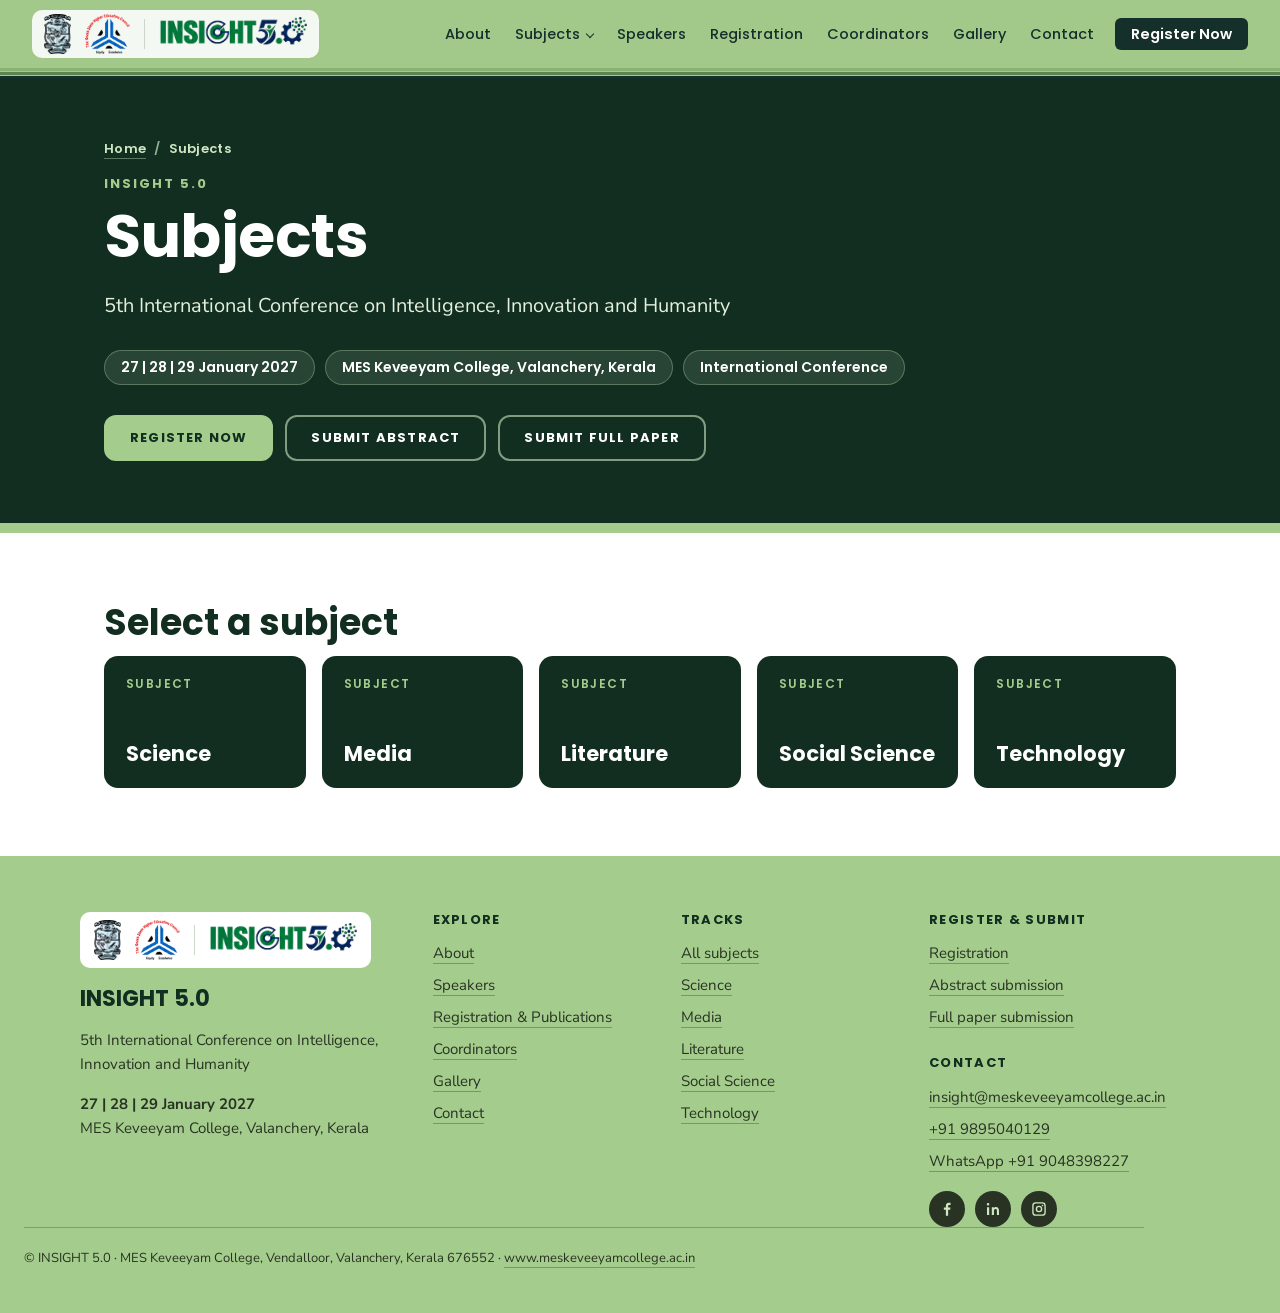
<file: subjects/index.html>
<!DOCTYPE html>
<html lang="en"><head><meta charset="utf-8"><meta name="viewport" content="width=device-width, initial-scale=1">
<title>Subjects | INSIGHT 5.0 | MES Keveeyam College</title><meta name="description" content="The subjects of INSIGHT 5.0, the 5th International Conference on Intelligence, Innovation and Humanity: Science, Media, Literature, Social Science and Technology."><meta name="theme-color" content="#A4CC8D">
<link rel="canonical" href="https://insight-2027.meskeveeyamcollege.ac.in/subjects/"><link rel="icon" type="image/png" sizes="64x64" href="/assets/favicon-64.png"><link rel="apple-touch-icon" href="/assets/apple-touch-icon.png">
<meta property="og:title" content="Subjects | INSIGHT 5.0 | MES Keveeyam College"><meta property="og:description" content="The subjects of INSIGHT 5.0, the 5th International Conference on Intelligence, Innovation and Humanity: Science, Media, Literature, Social Science and Technology."><meta property="og:url" content="https://insight-2027.meskeveeyamcollege.ac.in/subjects/"><meta property="og:image" content="https://insight-2027.meskeveeyamcollege.ac.in/assets/og-image.jpg"><meta property="og:site_name" content="INSIGHT 5.0"><meta property="og:type" content="website">
<meta name="twitter:card" content="summary_large_image"><meta name="twitter:title" content="Subjects | INSIGHT 5.0 | MES Keveeyam College"><meta name="twitter:description" content="The subjects of INSIGHT 5.0, the 5th International Conference on Intelligence, Innovation and Humanity: Science, Media, Literature, Social Science and Technology."><meta name="twitter:image" content="https://insight-2027.meskeveeyamcollege.ac.in/assets/og-image.jpg">
<link rel="preconnect" href="https://fonts.googleapis.com"><link rel="preconnect" href="https://fonts.gstatic.com" crossorigin><link rel="stylesheet" href="https://fonts.googleapis.com/css2?family=Nunito+Sans:wght@400;600;700&family=Poppins:wght@400;500;600;700&display=swap"><link rel="stylesheet" href="/css/site.css">
</head><body class="sp"><a class="skip" href="#main" style="position:absolute;left:-999px">Skip to content</a>
<header class="site-hdr"><div class="hwrap"><div class="hlogos"><a href="https://meskeveeyamcollege.ac.in/" target="_blank" rel="noopener" aria-label="MES Keveeyam College (website)"><img src="/assets/logos/mes.webp" alt="MES Keveeyam College" width="28" height="40"></a><img src="/assets/logos/kshec.webp" alt="Kerala State Higher Education Council" width="45" height="40"><span class="vd" aria-hidden="true"></span><a href="/" aria-label="INSIGHT 5.0 home"><img class="ins" src="/assets/logos/insight-5-0.webp" alt="INSIGHT 5.0" width="140" height="32"></a></div><nav class="hnav" id="hnav" aria-label="Main"><ul><li><a href="/#about">About</a></li><li class="dd"><button type="button" aria-expanded="false" aria-controls="ddm">Subjects</button><ul id="ddm" class="ddm"><li><a href="/subjects/">All subjects</a></li><li><a href="/subjects/science/">Science</a></li><li><a href="/subjects/media/">Media</a></li><li><a href="/subjects/literature/">Literature</a></li><li><a href="/subjects/social-science/">Social Science</a></li><li><a href="/subjects/technology/">Technology</a></li></ul></li><li><a href="/#speakers">Speakers</a></li><li><a href="/#publications">Registration</a></li><li><a href="/#coordinators">Coordinators</a></li><li><a href="/#gallery">Gallery</a></li><li><a href="/#contact">Contact</a></li><li class="cta"><a href="https://docs.google.com/forms/d/e/1FAIpQLSfjUWu2rgoCIm45Hn8LkVf3hRxh3PvDWnnsamAQ2UeJxBxi-A/viewform?usp=header" target="_blank" rel="noopener">Register Now</a></li></ul></nav><button type="button" class="hburger" aria-label="Open menu" aria-expanded="false" aria-controls="hnav"><span></span><span></span><span></span></button></div></header>
<main id="main">
<section class="phero"><div class="wrap"><p class="crumbs"><a href="/">Home</a><span>/</span>Subjects</p><p class="eyebrow">INSIGHT 5.0</p><h1>Subjects</h1>
<p class="lead">5th International Conference on Intelligence, Innovation and Humanity</p><ul class="chips"><li>27 | 28 | 29 January 2027</li><li>MES Keveeyam College, Valanchery, Kerala</li><li>International Conference</li></ul><div class="acts"><a class="bt" href="https://docs.google.com/forms/d/e/1FAIpQLSfjUWu2rgoCIm45Hn8LkVf3hRxh3PvDWnnsamAQ2UeJxBxi-A/viewform?usp=header" target="_blank" rel="noopener">Register now</a><a class="bt alt" href="https://docs.google.com/forms/d/e/1FAIpQLScwOJ21eTWhuftKp-wWfFkc6Fgan53KmQaERypXtqcYxTptAg/viewform?usp=header" target="_blank" rel="noopener">Submit abstract</a><a class="bt alt" href="https://docs.google.com/forms/d/e/1FAIpQLScoqUDLZjRSrxOSoxvELkDZR8YGfDpM719Bcm3mKfV924VyLA/viewform?usp=header" target="_blank" rel="noopener">Submit full paper</a></div></div></section>
<section class="s"><div class="wrap"><h2>Select a subject</h2><ul class="tgrid"><li class="tcard"><a href="/subjects/science/"><small>Subject</small>Science</a></li><li class="tcard"><a href="/subjects/media/"><small>Subject</small>Media</a></li><li class="tcard"><a href="/subjects/literature/"><small>Subject</small>Literature</a></li><li class="tcard"><a href="/subjects/social-science/"><small>Subject</small>Social Science</a></li><li class="tcard"><a href="/subjects/technology/"><small>Subject</small>Technology</a></li></ul></div></section></main><footer class="sf" id="site-footer"><div class="sf-in">
<div class="sf-brand"><div class="hlogos flogos"><a href="https://meskeveeyamcollege.ac.in/" target="_blank" rel="noopener" aria-label="MES Keveeyam College (website)"><img src="/assets/logos/mes.webp" alt="MES Keveeyam College" width="28" height="40"></a><img src="/assets/logos/kshec.webp" alt="Kerala State Higher Education Council" width="45" height="40"><span class="vd" aria-hidden="true"></span><a href="/" aria-label="INSIGHT 5.0 home"><img class="ins" src="/assets/logos/insight-5-0.webp" alt="INSIGHT 5.0" width="140" height="32"></a></div><p class="sf-t">INSIGHT 5.0</p><p>5th International Conference on Intelligence, Innovation and Humanity</p><p><b>27 | 28 | 29 January 2027</b><br>MES Keveeyam College, Valanchery, Kerala</p></div>
<div><h3>Explore</h3><ul><li><a href="/#about">About</a></li><li><a href="/#speakers">Speakers</a></li><li><a href="/#publications">Registration &amp; Publications</a></li><li><a href="/#coordinators">Coordinators</a></li><li><a href="/#gallery">Gallery</a></li><li><a href="/#contact">Contact</a></li></ul></div>
<div><h3>Tracks</h3><ul><li><a href="/subjects/">All subjects</a></li><li><a href="/subjects/science/">Science</a></li><li><a href="/subjects/media/">Media</a></li><li><a href="/subjects/literature/">Literature</a></li><li><a href="/subjects/social-science/">Social Science</a></li><li><a href="/subjects/technology/">Technology</a></li></ul></div>
<div><h3>Register &amp; submit</h3><ul><li><a href="https://docs.google.com/forms/d/e/1FAIpQLSfjUWu2rgoCIm45Hn8LkVf3hRxh3PvDWnnsamAQ2UeJxBxi-A/viewform?usp=header" target="_blank" rel="noopener">Registration</a></li><li><a href="https://docs.google.com/forms/d/e/1FAIpQLScwOJ21eTWhuftKp-wWfFkc6Fgan53KmQaERypXtqcYxTptAg/viewform?usp=header" target="_blank" rel="noopener">Abstract submission</a></li><li><a href="https://docs.google.com/forms/d/e/1FAIpQLScoqUDLZjRSrxOSoxvELkDZR8YGfDpM719Bcm3mKfV924VyLA/viewform?usp=header" target="_blank" rel="noopener">Full paper submission</a></li></ul>
<h3 class="gap">Contact</h3><ul><li><a href="mailto:insight@meskeveeyamcollege.ac.in">insight@meskeveeyamcollege.ac.in</a></li><li><a href="tel:+919895040129">+91 9895040129</a></li><li><a href="https://wa.me/919048398227" target="_blank" rel="noopener">WhatsApp +91 9048398227</a></li></ul><div class="sf-soc"><a href="https://www.facebook.com/share/14i7tZfV9X/" target="_blank" rel="noopener" aria-label="Facebook"><svg viewBox="0 0 24 24" width="18" height="18" aria-hidden="true"><path d="M13.5 21v-8h2.7l.4-3.1h-3.1V8c0-.9.3-1.5 1.6-1.5h1.6V3.7c-.3 0-1.2-.1-2.3-.1-2.3 0-3.9 1.4-3.9 4v2.3H7.8V13h2.7v8z" fill="currentColor"/></svg></a><a href="https://www.linkedin.com/school/mes-keveeyam-college-valanchery/" target="_blank" rel="noopener" aria-label="LinkedIn"><svg viewBox="0 0 24 24" width="18" height="18" aria-hidden="true"><path d="M6.9 9.5H4V20h2.9zM5.4 4a1.7 1.7 0 100 3.4 1.7 1.7 0 000-3.4zM20 20v-5.8c0-2.8-1.5-4.9-4.1-4.9-1.3 0-2.2.7-2.6 1.4V9.5h-2.9V20h2.9v-5.6c0-1.5.8-2.5 2.1-2.5 1.2 0 1.8.9 1.8 2.5V20z" fill="currentColor"/></svg></a><a href="https://www.instagram.com/meskeveeyamcollege/?utm_source=ig_web_button_share_sheet" target="_blank" rel="noopener" aria-label="Instagram"><svg viewBox="0 0 24 24" width="18" height="18" aria-hidden="true"><path d="M7.5 3h9A4.500 4.500 0 0121 7.500v9a4.500 4.500 0 01-4.500 4.500h-9A4.500 4.500 0 013 16.500v-9A4.500 4.500 0 017.500 3zm0 1.800A2.700 2.700 0 004.800 7.500v9a2.700 2.700 0 002.700 2.700h9a2.700 2.700 0 002.700-2.700v-9a2.700 2.700 0 00-2.700-2.700zM12 7.600a4.400 4.400 0 110 8.800 4.400 4.400 0 010-8.800zm0 1.800a2.600 2.600 0 100 5.200 2.600 2.600 0 000-5.200zm4.700-3.100a1.050 1.050 0 110 2.100 1.050 1.050 0 010-2.100z" fill="currentColor"/></svg></a></div></div>
</div><p class="sf-c">© INSIGHT 5.0 · MES Keveeyam College, Vendalloor, Valanchery, Kerala 676552 · <a href="https://www.meskeveeyamcollege.ac.in/" target="_blank" rel="noopener">www.meskeveeyamcollege.ac.in</a></p></footer><script src="/js/nav.js"></script></body></html>
</file>
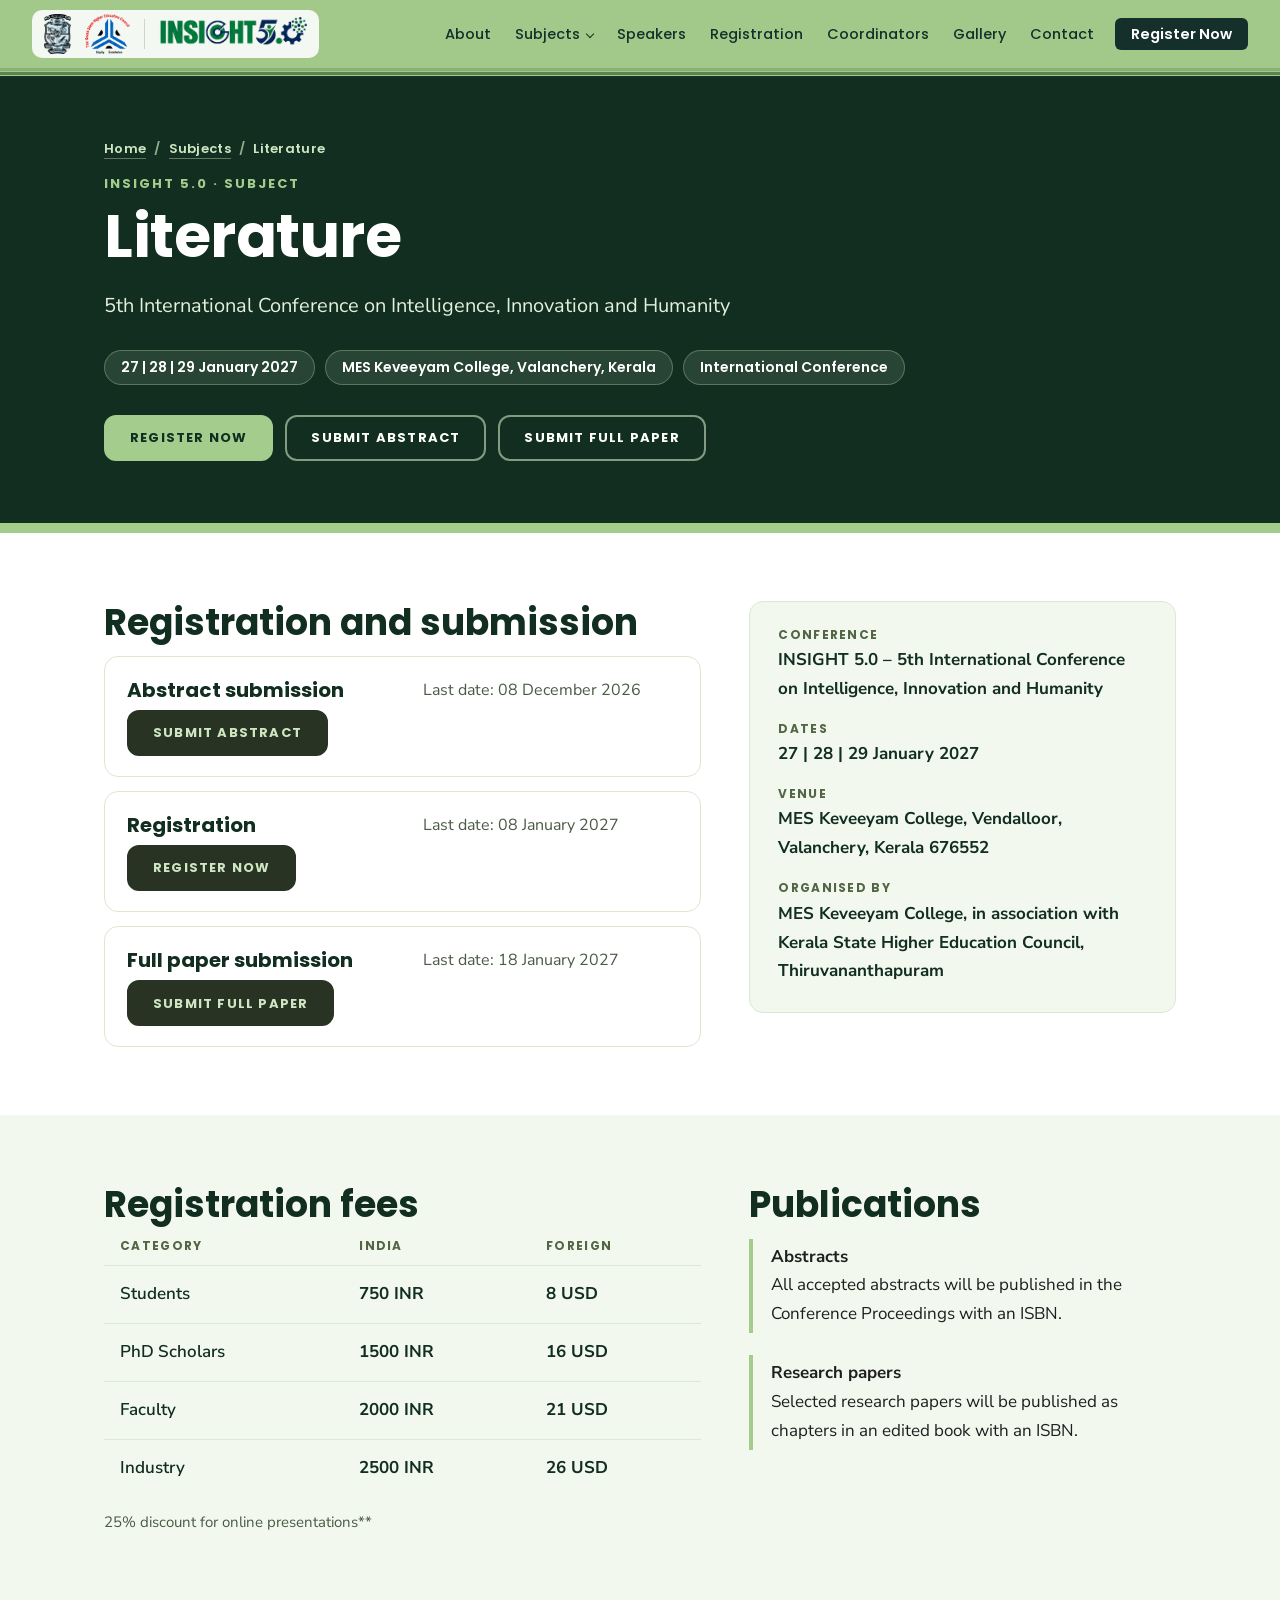
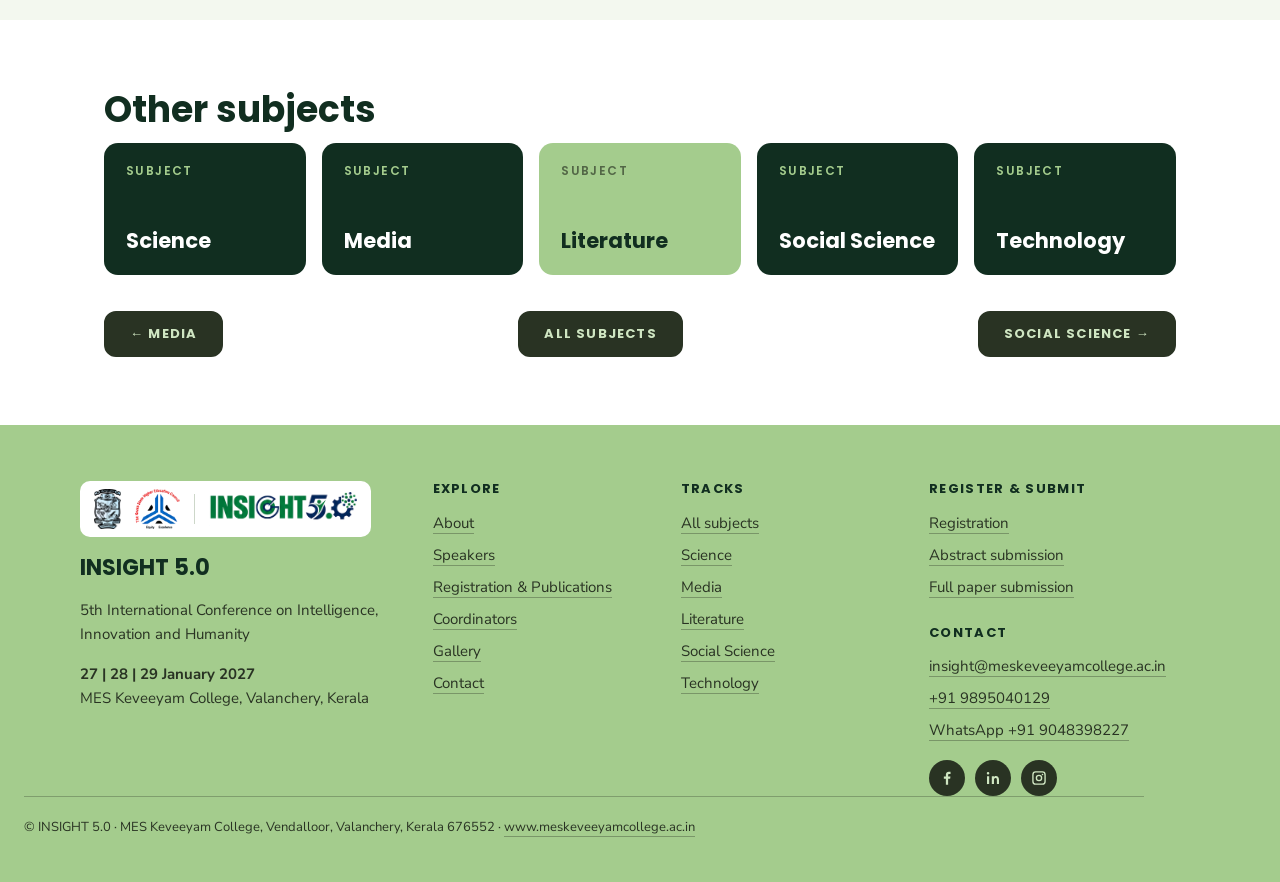
<file: subjects/literature/index.html>
<!DOCTYPE html>
<html lang="en"><head><meta charset="utf-8"><meta name="viewport" content="width=device-width, initial-scale=1">
<title>Literature | Subjects | INSIGHT 5.0 | MES Keveeyam College</title><meta name="description" content="Literature – one of the subjects of INSIGHT 5.0, the 5th International Conference on Intelligence, Innovation and Humanity, 27–29 January 2027, MES Keveeyam College, Valanchery, Kerala."><meta name="theme-color" content="#A4CC8D">
<link rel="canonical" href="https://insight-2027.meskeveeyamcollege.ac.in/subjects/literature/"><link rel="icon" type="image/png" sizes="64x64" href="/assets/favicon-64.png"><link rel="apple-touch-icon" href="/assets/apple-touch-icon.png">
<meta property="og:title" content="Literature | Subjects | INSIGHT 5.0 | MES Keveeyam College"><meta property="og:description" content="Literature – one of the subjects of INSIGHT 5.0, the 5th International Conference on Intelligence, Innovation and Humanity, 27–29 January 2027, MES Keveeyam College, Valanchery, Kerala."><meta property="og:url" content="https://insight-2027.meskeveeyamcollege.ac.in/subjects/literature/"><meta property="og:image" content="https://insight-2027.meskeveeyamcollege.ac.in/assets/og-image.jpg"><meta property="og:site_name" content="INSIGHT 5.0"><meta property="og:type" content="website">
<meta name="twitter:card" content="summary_large_image"><meta name="twitter:title" content="Literature | Subjects | INSIGHT 5.0 | MES Keveeyam College"><meta name="twitter:description" content="Literature – one of the subjects of INSIGHT 5.0, the 5th International Conference on Intelligence, Innovation and Humanity, 27–29 January 2027, MES Keveeyam College, Valanchery, Kerala."><meta name="twitter:image" content="https://insight-2027.meskeveeyamcollege.ac.in/assets/og-image.jpg">
<link rel="preconnect" href="https://fonts.googleapis.com"><link rel="preconnect" href="https://fonts.gstatic.com" crossorigin><link rel="stylesheet" href="https://fonts.googleapis.com/css2?family=Nunito+Sans:wght@400;600;700&family=Poppins:wght@400;500;600;700&display=swap"><link rel="stylesheet" href="/css/site.css">
</head><body class="sp"><a class="skip" href="#main" style="position:absolute;left:-999px">Skip to content</a>
<header class="site-hdr"><div class="hwrap"><div class="hlogos"><a href="https://meskeveeyamcollege.ac.in/" target="_blank" rel="noopener" aria-label="MES Keveeyam College (website)"><img src="/assets/logos/mes.webp" alt="MES Keveeyam College" width="28" height="40"></a><img src="/assets/logos/kshec.webp" alt="Kerala State Higher Education Council" width="45" height="40"><span class="vd" aria-hidden="true"></span><a href="/" aria-label="INSIGHT 5.0 home"><img class="ins" src="/assets/logos/insight-5-0.webp" alt="INSIGHT 5.0" width="140" height="32"></a></div><nav class="hnav" id="hnav" aria-label="Main"><ul><li><a href="/#about">About</a></li><li class="dd"><button type="button" aria-expanded="false" aria-controls="ddm">Subjects</button><ul id="ddm" class="ddm"><li><a href="/subjects/">All subjects</a></li><li><a href="/subjects/science/">Science</a></li><li><a href="/subjects/media/">Media</a></li><li><a href="/subjects/literature/">Literature</a></li><li><a href="/subjects/social-science/">Social Science</a></li><li><a href="/subjects/technology/">Technology</a></li></ul></li><li><a href="/#speakers">Speakers</a></li><li><a href="/#publications">Registration</a></li><li><a href="/#coordinators">Coordinators</a></li><li><a href="/#gallery">Gallery</a></li><li><a href="/#contact">Contact</a></li><li class="cta"><a href="https://docs.google.com/forms/d/e/1FAIpQLSfjUWu2rgoCIm45Hn8LkVf3hRxh3PvDWnnsamAQ2UeJxBxi-A/viewform?usp=header" target="_blank" rel="noopener">Register Now</a></li></ul></nav><button type="button" class="hburger" aria-label="Open menu" aria-expanded="false" aria-controls="hnav"><span></span><span></span><span></span></button></div></header>
<main id="main">
<section class="phero"><div class="wrap"><p class="crumbs"><a href="/">Home</a><span>/</span><a href="/subjects/">Subjects</a><span>/</span>Literature</p>
<p class="eyebrow">INSIGHT 5.0 · Subject</p><h1>Literature</h1>
<p class="lead">5th International Conference on Intelligence, Innovation and Humanity</p><ul class="chips"><li>27 | 28 | 29 January 2027</li><li>MES Keveeyam College, Valanchery, Kerala</li><li>International Conference</li></ul><div class="acts"><a class="bt" href="https://docs.google.com/forms/d/e/1FAIpQLSfjUWu2rgoCIm45Hn8LkVf3hRxh3PvDWnnsamAQ2UeJxBxi-A/viewform?usp=header" target="_blank" rel="noopener">Register now</a><a class="bt alt" href="https://docs.google.com/forms/d/e/1FAIpQLScwOJ21eTWhuftKp-wWfFkc6Fgan53KmQaERypXtqcYxTptAg/viewform?usp=header" target="_blank" rel="noopener">Submit abstract</a><a class="bt alt" href="https://docs.google.com/forms/d/e/1FAIpQLScoqUDLZjRSrxOSoxvELkDZR8YGfDpM719Bcm3mKfV924VyLA/viewform?usp=header" target="_blank" rel="noopener">Submit full paper</a></div></div></section>
<section class="s"><div class="wrap cols"><div><h2>Registration and submission</h2><ol class="steps one"><li class="step"><span class="n">Abstract</span><h3>Abstract submission</h3><p class="d">Last date: 08 December 2026</p><a class="bt dk" href="https://docs.google.com/forms/d/e/1FAIpQLScwOJ21eTWhuftKp-wWfFkc6Fgan53KmQaERypXtqcYxTptAg/viewform?usp=header" target="_blank" rel="noopener">Submit abstract</a></li><li class="step"><span class="n">Registration</span><h3>Registration</h3><p class="d">Last date: 08 January 2027</p><a class="bt dk" href="https://docs.google.com/forms/d/e/1FAIpQLSfjUWu2rgoCIm45Hn8LkVf3hRxh3PvDWnnsamAQ2UeJxBxi-A/viewform?usp=header" target="_blank" rel="noopener">Register now</a></li><li class="step"><span class="n">Full paper</span><h3>Full paper submission</h3><p class="d">Last date: 18 January 2027</p><a class="bt dk" href="https://docs.google.com/forms/d/e/1FAIpQLScoqUDLZjRSrxOSoxvELkDZR8YGfDpM719Bcm3mKfV924VyLA/viewform?usp=header" target="_blank" rel="noopener">Submit full paper</a></li></ol></div><dl class="facts"><dt>Conference</dt><dd>INSIGHT 5.0 – 5th International Conference on Intelligence, Innovation and Humanity</dd><dt>Dates</dt><dd>27 | 28 | 29 January 2027</dd><dt>Venue</dt><dd>MES Keveeyam College, Vendalloor, Valanchery, Kerala 676552</dd><dt>Organised by</dt><dd>MES Keveeyam College, in association with Kerala State Higher Education Council, Thiruvananthapuram</dd></dl></div></section>
<section class="s tint"><div class="wrap cols"><div><h2>Registration fees</h2><table class="fees"><thead><tr><th>Category</th><th>India</th><th>Foreign</th></tr></thead><tbody><tr><td>Students</td><td>750 INR</td><td>8 USD</td></tr><tr><td>PhD Scholars</td><td>1500 INR</td><td>16 USD</td></tr><tr><td>Faculty</td><td>2000 INR</td><td>21 USD</td></tr><tr><td>Industry</td><td>2500 INR</td><td>26 USD</td></tr></tbody></table><p class="note">25% discount for online presentations**</p></div><div><h2>Publications</h2><div class="pubs"><div><b>Abstracts</b><br>All accepted abstracts will be published in the Conference Proceedings with an ISBN.</div><div><b>Research papers</b><br>Selected research papers will be published as chapters in an edited book with an ISBN.</div></div></div></div></section>
<section class="s"><div class="wrap"><h2>Other subjects</h2><ul class="tgrid"><li class="tcard"><a href="/subjects/science/"><small>Subject</small>Science</a></li><li class="tcard"><a href="/subjects/media/"><small>Subject</small>Media</a></li><li class="tcard cur"><a href="/subjects/literature/" aria-current=page><small>Subject</small>Literature</a></li><li class="tcard"><a href="/subjects/social-science/"><small>Subject</small>Social Science</a></li><li class="tcard"><a href="/subjects/technology/"><small>Subject</small>Technology</a></li></ul>
<div class="pn"><a class="bt dk" href="/subjects/media/">← Media</a><a class="bt dk" href="/subjects/">All subjects</a><a class="bt dk" href="/subjects/social-science/">Social Science →</a></div></div></section>
</main><footer class="sf" id="site-footer"><div class="sf-in">
<div class="sf-brand"><div class="hlogos flogos"><a href="https://meskeveeyamcollege.ac.in/" target="_blank" rel="noopener" aria-label="MES Keveeyam College (website)"><img src="/assets/logos/mes.webp" alt="MES Keveeyam College" width="28" height="40"></a><img src="/assets/logos/kshec.webp" alt="Kerala State Higher Education Council" width="45" height="40"><span class="vd" aria-hidden="true"></span><a href="/" aria-label="INSIGHT 5.0 home"><img class="ins" src="/assets/logos/insight-5-0.webp" alt="INSIGHT 5.0" width="140" height="32"></a></div><p class="sf-t">INSIGHT 5.0</p><p>5th International Conference on Intelligence, Innovation and Humanity</p><p><b>27 | 28 | 29 January 2027</b><br>MES Keveeyam College, Valanchery, Kerala</p></div>
<div><h3>Explore</h3><ul><li><a href="/#about">About</a></li><li><a href="/#speakers">Speakers</a></li><li><a href="/#publications">Registration &amp; Publications</a></li><li><a href="/#coordinators">Coordinators</a></li><li><a href="/#gallery">Gallery</a></li><li><a href="/#contact">Contact</a></li></ul></div>
<div><h3>Tracks</h3><ul><li><a href="/subjects/">All subjects</a></li><li><a href="/subjects/science/">Science</a></li><li><a href="/subjects/media/">Media</a></li><li><a href="/subjects/literature/">Literature</a></li><li><a href="/subjects/social-science/">Social Science</a></li><li><a href="/subjects/technology/">Technology</a></li></ul></div>
<div><h3>Register &amp; submit</h3><ul><li><a href="https://docs.google.com/forms/d/e/1FAIpQLSfjUWu2rgoCIm45Hn8LkVf3hRxh3PvDWnnsamAQ2UeJxBxi-A/viewform?usp=header" target="_blank" rel="noopener">Registration</a></li><li><a href="https://docs.google.com/forms/d/e/1FAIpQLScwOJ21eTWhuftKp-wWfFkc6Fgan53KmQaERypXtqcYxTptAg/viewform?usp=header" target="_blank" rel="noopener">Abstract submission</a></li><li><a href="https://docs.google.com/forms/d/e/1FAIpQLScoqUDLZjRSrxOSoxvELkDZR8YGfDpM719Bcm3mKfV924VyLA/viewform?usp=header" target="_blank" rel="noopener">Full paper submission</a></li></ul>
<h3 class="gap">Contact</h3><ul><li><a href="mailto:insight@meskeveeyamcollege.ac.in">insight@meskeveeyamcollege.ac.in</a></li><li><a href="tel:+919895040129">+91 9895040129</a></li><li><a href="https://wa.me/919048398227" target="_blank" rel="noopener">WhatsApp +91 9048398227</a></li></ul><div class="sf-soc"><a href="https://www.facebook.com/share/14i7tZfV9X/" target="_blank" rel="noopener" aria-label="Facebook"><svg viewBox="0 0 24 24" width="18" height="18" aria-hidden="true"><path d="M13.5 21v-8h2.7l.4-3.1h-3.1V8c0-.9.3-1.5 1.6-1.5h1.6V3.7c-.3 0-1.2-.1-2.3-.1-2.3 0-3.9 1.4-3.9 4v2.3H7.8V13h2.7v8z" fill="currentColor"/></svg></a><a href="https://www.linkedin.com/school/mes-keveeyam-college-valanchery/" target="_blank" rel="noopener" aria-label="LinkedIn"><svg viewBox="0 0 24 24" width="18" height="18" aria-hidden="true"><path d="M6.9 9.5H4V20h2.9zM5.4 4a1.7 1.7 0 100 3.4 1.7 1.7 0 000-3.4zM20 20v-5.8c0-2.8-1.5-4.9-4.1-4.9-1.3 0-2.2.7-2.6 1.4V9.5h-2.9V20h2.9v-5.6c0-1.5.8-2.5 2.1-2.5 1.2 0 1.8.9 1.8 2.5V20z" fill="currentColor"/></svg></a><a href="https://www.instagram.com/meskeveeyamcollege/?utm_source=ig_web_button_share_sheet" target="_blank" rel="noopener" aria-label="Instagram"><svg viewBox="0 0 24 24" width="18" height="18" aria-hidden="true"><path d="M7.5 3h9A4.500 4.500 0 0121 7.500v9a4.500 4.500 0 01-4.500 4.500h-9A4.500 4.500 0 013 16.500v-9A4.500 4.500 0 017.500 3zm0 1.800A2.700 2.700 0 004.800 7.500v9a2.700 2.700 0 002.700 2.700h9a2.700 2.700 0 002.700-2.700v-9a2.700 2.700 0 00-2.700-2.700zM12 7.600a4.400 4.400 0 110 8.800 4.400 4.400 0 010-8.800zm0 1.800a2.600 2.600 0 100 5.200 2.600 2.600 0 000-5.200zm4.700-3.100a1.050 1.050 0 110 2.100 1.050 1.050 0 010-2.100z" fill="currentColor"/></svg></a></div></div>
</div><p class="sf-c">© INSIGHT 5.0 · MES Keveeyam College, Vendalloor, Valanchery, Kerala 676552 · <a href="https://www.meskeveeyamcollege.ac.in/" target="_blank" rel="noopener">www.meskeveeyamcollege.ac.in</a></p></footer><script src="/js/nav.js"></script></body></html>
</file>
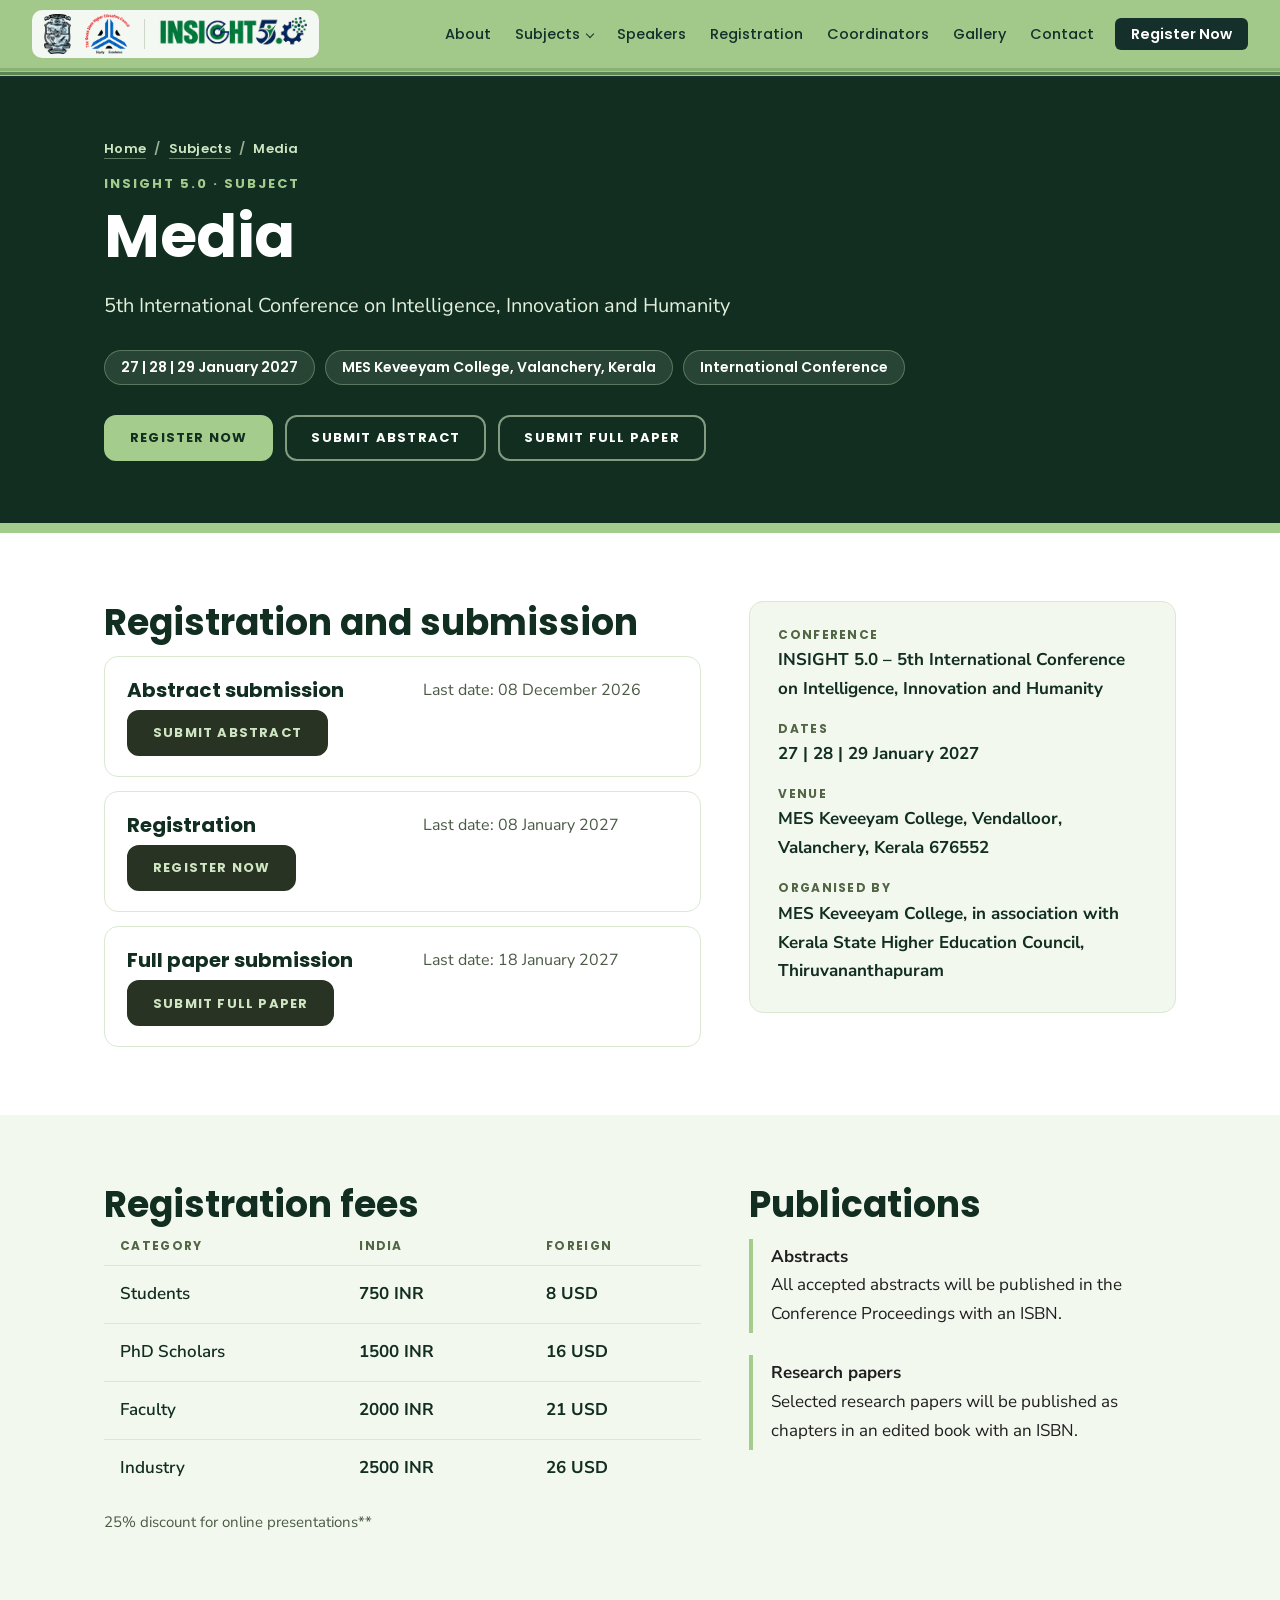
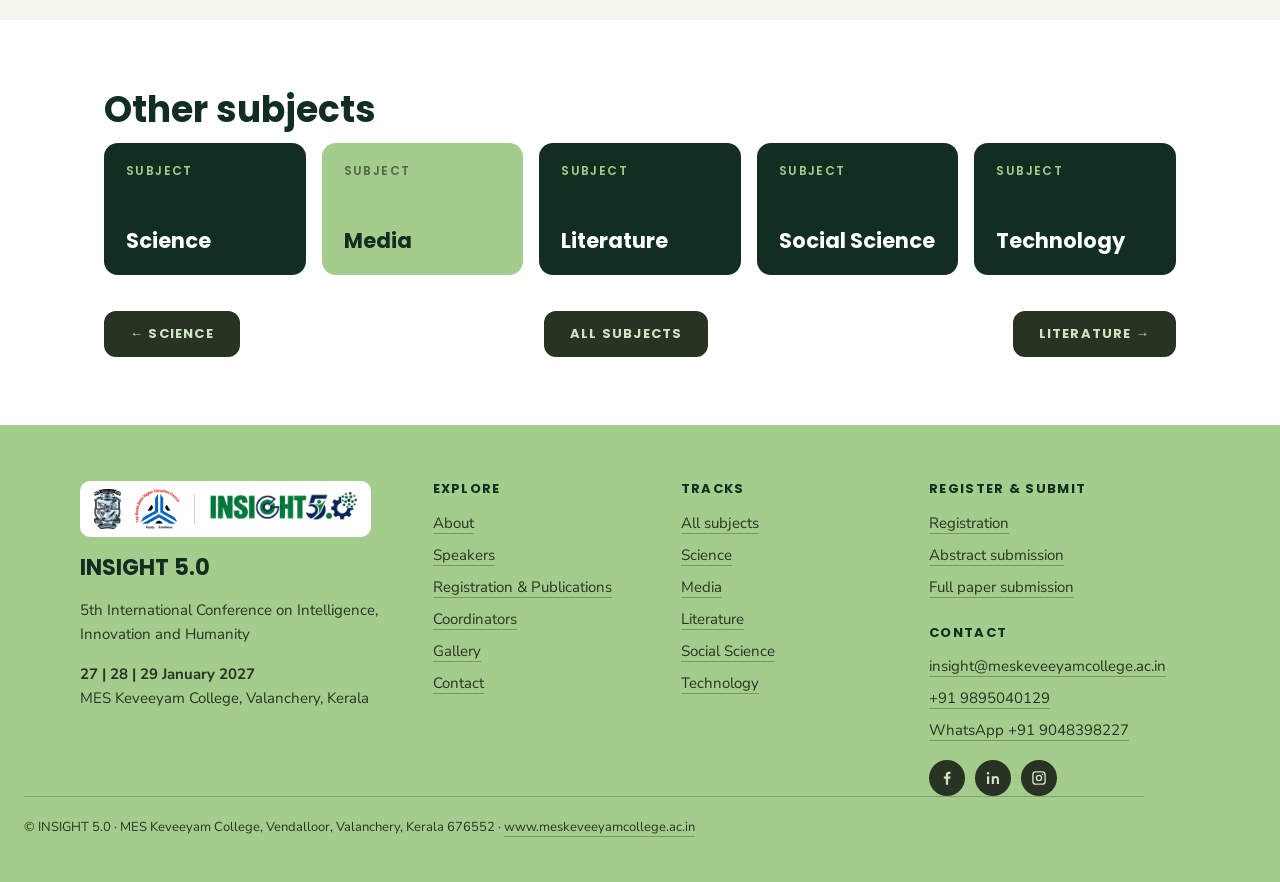
<file: subjects/media/index.html>
<!DOCTYPE html>
<html lang="en"><head><meta charset="utf-8"><meta name="viewport" content="width=device-width, initial-scale=1">
<title>Media | Subjects | INSIGHT 5.0 | MES Keveeyam College</title><meta name="description" content="Media – one of the subjects of INSIGHT 5.0, the 5th International Conference on Intelligence, Innovation and Humanity, 27–29 January 2027, MES Keveeyam College, Valanchery, Kerala."><meta name="theme-color" content="#A4CC8D">
<link rel="canonical" href="https://insight-2027.meskeveeyamcollege.ac.in/subjects/media/"><link rel="icon" type="image/png" sizes="64x64" href="/assets/favicon-64.png"><link rel="apple-touch-icon" href="/assets/apple-touch-icon.png">
<meta property="og:title" content="Media | Subjects | INSIGHT 5.0 | MES Keveeyam College"><meta property="og:description" content="Media – one of the subjects of INSIGHT 5.0, the 5th International Conference on Intelligence, Innovation and Humanity, 27–29 January 2027, MES Keveeyam College, Valanchery, Kerala."><meta property="og:url" content="https://insight-2027.meskeveeyamcollege.ac.in/subjects/media/"><meta property="og:image" content="https://insight-2027.meskeveeyamcollege.ac.in/assets/og-image.jpg"><meta property="og:site_name" content="INSIGHT 5.0"><meta property="og:type" content="website">
<meta name="twitter:card" content="summary_large_image"><meta name="twitter:title" content="Media | Subjects | INSIGHT 5.0 | MES Keveeyam College"><meta name="twitter:description" content="Media – one of the subjects of INSIGHT 5.0, the 5th International Conference on Intelligence, Innovation and Humanity, 27–29 January 2027, MES Keveeyam College, Valanchery, Kerala."><meta name="twitter:image" content="https://insight-2027.meskeveeyamcollege.ac.in/assets/og-image.jpg">
<link rel="preconnect" href="https://fonts.googleapis.com"><link rel="preconnect" href="https://fonts.gstatic.com" crossorigin><link rel="stylesheet" href="https://fonts.googleapis.com/css2?family=Nunito+Sans:wght@400;600;700&family=Poppins:wght@400;500;600;700&display=swap"><link rel="stylesheet" href="/css/site.css">
</head><body class="sp"><a class="skip" href="#main" style="position:absolute;left:-999px">Skip to content</a>
<header class="site-hdr"><div class="hwrap"><div class="hlogos"><a href="https://meskeveeyamcollege.ac.in/" target="_blank" rel="noopener" aria-label="MES Keveeyam College (website)"><img src="/assets/logos/mes.webp" alt="MES Keveeyam College" width="28" height="40"></a><img src="/assets/logos/kshec.webp" alt="Kerala State Higher Education Council" width="45" height="40"><span class="vd" aria-hidden="true"></span><a href="/" aria-label="INSIGHT 5.0 home"><img class="ins" src="/assets/logos/insight-5-0.webp" alt="INSIGHT 5.0" width="140" height="32"></a></div><nav class="hnav" id="hnav" aria-label="Main"><ul><li><a href="/#about">About</a></li><li class="dd"><button type="button" aria-expanded="false" aria-controls="ddm">Subjects</button><ul id="ddm" class="ddm"><li><a href="/subjects/">All subjects</a></li><li><a href="/subjects/science/">Science</a></li><li><a href="/subjects/media/">Media</a></li><li><a href="/subjects/literature/">Literature</a></li><li><a href="/subjects/social-science/">Social Science</a></li><li><a href="/subjects/technology/">Technology</a></li></ul></li><li><a href="/#speakers">Speakers</a></li><li><a href="/#publications">Registration</a></li><li><a href="/#coordinators">Coordinators</a></li><li><a href="/#gallery">Gallery</a></li><li><a href="/#contact">Contact</a></li><li class="cta"><a href="https://docs.google.com/forms/d/e/1FAIpQLSfjUWu2rgoCIm45Hn8LkVf3hRxh3PvDWnnsamAQ2UeJxBxi-A/viewform?usp=header" target="_blank" rel="noopener">Register Now</a></li></ul></nav><button type="button" class="hburger" aria-label="Open menu" aria-expanded="false" aria-controls="hnav"><span></span><span></span><span></span></button></div></header>
<main id="main">
<section class="phero"><div class="wrap"><p class="crumbs"><a href="/">Home</a><span>/</span><a href="/subjects/">Subjects</a><span>/</span>Media</p>
<p class="eyebrow">INSIGHT 5.0 · Subject</p><h1>Media</h1>
<p class="lead">5th International Conference on Intelligence, Innovation and Humanity</p><ul class="chips"><li>27 | 28 | 29 January 2027</li><li>MES Keveeyam College, Valanchery, Kerala</li><li>International Conference</li></ul><div class="acts"><a class="bt" href="https://docs.google.com/forms/d/e/1FAIpQLSfjUWu2rgoCIm45Hn8LkVf3hRxh3PvDWnnsamAQ2UeJxBxi-A/viewform?usp=header" target="_blank" rel="noopener">Register now</a><a class="bt alt" href="https://docs.google.com/forms/d/e/1FAIpQLScwOJ21eTWhuftKp-wWfFkc6Fgan53KmQaERypXtqcYxTptAg/viewform?usp=header" target="_blank" rel="noopener">Submit abstract</a><a class="bt alt" href="https://docs.google.com/forms/d/e/1FAIpQLScoqUDLZjRSrxOSoxvELkDZR8YGfDpM719Bcm3mKfV924VyLA/viewform?usp=header" target="_blank" rel="noopener">Submit full paper</a></div></div></section>
<section class="s"><div class="wrap cols"><div><h2>Registration and submission</h2><ol class="steps one"><li class="step"><span class="n">Abstract</span><h3>Abstract submission</h3><p class="d">Last date: 08 December 2026</p><a class="bt dk" href="https://docs.google.com/forms/d/e/1FAIpQLScwOJ21eTWhuftKp-wWfFkc6Fgan53KmQaERypXtqcYxTptAg/viewform?usp=header" target="_blank" rel="noopener">Submit abstract</a></li><li class="step"><span class="n">Registration</span><h3>Registration</h3><p class="d">Last date: 08 January 2027</p><a class="bt dk" href="https://docs.google.com/forms/d/e/1FAIpQLSfjUWu2rgoCIm45Hn8LkVf3hRxh3PvDWnnsamAQ2UeJxBxi-A/viewform?usp=header" target="_blank" rel="noopener">Register now</a></li><li class="step"><span class="n">Full paper</span><h3>Full paper submission</h3><p class="d">Last date: 18 January 2027</p><a class="bt dk" href="https://docs.google.com/forms/d/e/1FAIpQLScoqUDLZjRSrxOSoxvELkDZR8YGfDpM719Bcm3mKfV924VyLA/viewform?usp=header" target="_blank" rel="noopener">Submit full paper</a></li></ol></div><dl class="facts"><dt>Conference</dt><dd>INSIGHT 5.0 – 5th International Conference on Intelligence, Innovation and Humanity</dd><dt>Dates</dt><dd>27 | 28 | 29 January 2027</dd><dt>Venue</dt><dd>MES Keveeyam College, Vendalloor, Valanchery, Kerala 676552</dd><dt>Organised by</dt><dd>MES Keveeyam College, in association with Kerala State Higher Education Council, Thiruvananthapuram</dd></dl></div></section>
<section class="s tint"><div class="wrap cols"><div><h2>Registration fees</h2><table class="fees"><thead><tr><th>Category</th><th>India</th><th>Foreign</th></tr></thead><tbody><tr><td>Students</td><td>750 INR</td><td>8 USD</td></tr><tr><td>PhD Scholars</td><td>1500 INR</td><td>16 USD</td></tr><tr><td>Faculty</td><td>2000 INR</td><td>21 USD</td></tr><tr><td>Industry</td><td>2500 INR</td><td>26 USD</td></tr></tbody></table><p class="note">25% discount for online presentations**</p></div><div><h2>Publications</h2><div class="pubs"><div><b>Abstracts</b><br>All accepted abstracts will be published in the Conference Proceedings with an ISBN.</div><div><b>Research papers</b><br>Selected research papers will be published as chapters in an edited book with an ISBN.</div></div></div></div></section>
<section class="s"><div class="wrap"><h2>Other subjects</h2><ul class="tgrid"><li class="tcard"><a href="/subjects/science/"><small>Subject</small>Science</a></li><li class="tcard cur"><a href="/subjects/media/" aria-current=page><small>Subject</small>Media</a></li><li class="tcard"><a href="/subjects/literature/"><small>Subject</small>Literature</a></li><li class="tcard"><a href="/subjects/social-science/"><small>Subject</small>Social Science</a></li><li class="tcard"><a href="/subjects/technology/"><small>Subject</small>Technology</a></li></ul>
<div class="pn"><a class="bt dk" href="/subjects/science/">← Science</a><a class="bt dk" href="/subjects/">All subjects</a><a class="bt dk" href="/subjects/literature/">Literature →</a></div></div></section>
</main><footer class="sf" id="site-footer"><div class="sf-in">
<div class="sf-brand"><div class="hlogos flogos"><a href="https://meskeveeyamcollege.ac.in/" target="_blank" rel="noopener" aria-label="MES Keveeyam College (website)"><img src="/assets/logos/mes.webp" alt="MES Keveeyam College" width="28" height="40"></a><img src="/assets/logos/kshec.webp" alt="Kerala State Higher Education Council" width="45" height="40"><span class="vd" aria-hidden="true"></span><a href="/" aria-label="INSIGHT 5.0 home"><img class="ins" src="/assets/logos/insight-5-0.webp" alt="INSIGHT 5.0" width="140" height="32"></a></div><p class="sf-t">INSIGHT 5.0</p><p>5th International Conference on Intelligence, Innovation and Humanity</p><p><b>27 | 28 | 29 January 2027</b><br>MES Keveeyam College, Valanchery, Kerala</p></div>
<div><h3>Explore</h3><ul><li><a href="/#about">About</a></li><li><a href="/#speakers">Speakers</a></li><li><a href="/#publications">Registration &amp; Publications</a></li><li><a href="/#coordinators">Coordinators</a></li><li><a href="/#gallery">Gallery</a></li><li><a href="/#contact">Contact</a></li></ul></div>
<div><h3>Tracks</h3><ul><li><a href="/subjects/">All subjects</a></li><li><a href="/subjects/science/">Science</a></li><li><a href="/subjects/media/">Media</a></li><li><a href="/subjects/literature/">Literature</a></li><li><a href="/subjects/social-science/">Social Science</a></li><li><a href="/subjects/technology/">Technology</a></li></ul></div>
<div><h3>Register &amp; submit</h3><ul><li><a href="https://docs.google.com/forms/d/e/1FAIpQLSfjUWu2rgoCIm45Hn8LkVf3hRxh3PvDWnnsamAQ2UeJxBxi-A/viewform?usp=header" target="_blank" rel="noopener">Registration</a></li><li><a href="https://docs.google.com/forms/d/e/1FAIpQLScwOJ21eTWhuftKp-wWfFkc6Fgan53KmQaERypXtqcYxTptAg/viewform?usp=header" target="_blank" rel="noopener">Abstract submission</a></li><li><a href="https://docs.google.com/forms/d/e/1FAIpQLScoqUDLZjRSrxOSoxvELkDZR8YGfDpM719Bcm3mKfV924VyLA/viewform?usp=header" target="_blank" rel="noopener">Full paper submission</a></li></ul>
<h3 class="gap">Contact</h3><ul><li><a href="mailto:insight@meskeveeyamcollege.ac.in">insight@meskeveeyamcollege.ac.in</a></li><li><a href="tel:+919895040129">+91 9895040129</a></li><li><a href="https://wa.me/919048398227" target="_blank" rel="noopener">WhatsApp +91 9048398227</a></li></ul><div class="sf-soc"><a href="https://www.facebook.com/share/14i7tZfV9X/" target="_blank" rel="noopener" aria-label="Facebook"><svg viewBox="0 0 24 24" width="18" height="18" aria-hidden="true"><path d="M13.5 21v-8h2.7l.4-3.1h-3.1V8c0-.9.3-1.5 1.6-1.5h1.6V3.7c-.3 0-1.2-.1-2.3-.1-2.3 0-3.9 1.4-3.9 4v2.3H7.8V13h2.7v8z" fill="currentColor"/></svg></a><a href="https://www.linkedin.com/school/mes-keveeyam-college-valanchery/" target="_blank" rel="noopener" aria-label="LinkedIn"><svg viewBox="0 0 24 24" width="18" height="18" aria-hidden="true"><path d="M6.9 9.5H4V20h2.9zM5.4 4a1.7 1.7 0 100 3.4 1.7 1.7 0 000-3.4zM20 20v-5.8c0-2.8-1.5-4.9-4.1-4.9-1.3 0-2.2.7-2.6 1.4V9.5h-2.9V20h2.9v-5.6c0-1.5.8-2.5 2.1-2.5 1.2 0 1.8.9 1.8 2.5V20z" fill="currentColor"/></svg></a><a href="https://www.instagram.com/meskeveeyamcollege/?utm_source=ig_web_button_share_sheet" target="_blank" rel="noopener" aria-label="Instagram"><svg viewBox="0 0 24 24" width="18" height="18" aria-hidden="true"><path d="M7.5 3h9A4.500 4.500 0 0121 7.500v9a4.500 4.500 0 01-4.500 4.500h-9A4.500 4.500 0 013 16.500v-9A4.500 4.500 0 017.500 3zm0 1.800A2.700 2.700 0 004.800 7.500v9a2.700 2.700 0 002.700 2.700h9a2.700 2.700 0 002.700-2.700v-9a2.700 2.700 0 00-2.700-2.700zM12 7.600a4.400 4.400 0 110 8.800 4.400 4.400 0 010-8.800zm0 1.800a2.600 2.600 0 100 5.200 2.600 2.600 0 000-5.200zm4.700-3.100a1.050 1.050 0 110 2.100 1.050 1.050 0 010-2.100z" fill="currentColor"/></svg></a></div></div>
</div><p class="sf-c">© INSIGHT 5.0 · MES Keveeyam College, Vendalloor, Valanchery, Kerala 676552 · <a href="https://www.meskeveeyamcollege.ac.in/" target="_blank" rel="noopener">www.meskeveeyamcollege.ac.in</a></p></footer><script src="/js/nav.js"></script></body></html>
</file>
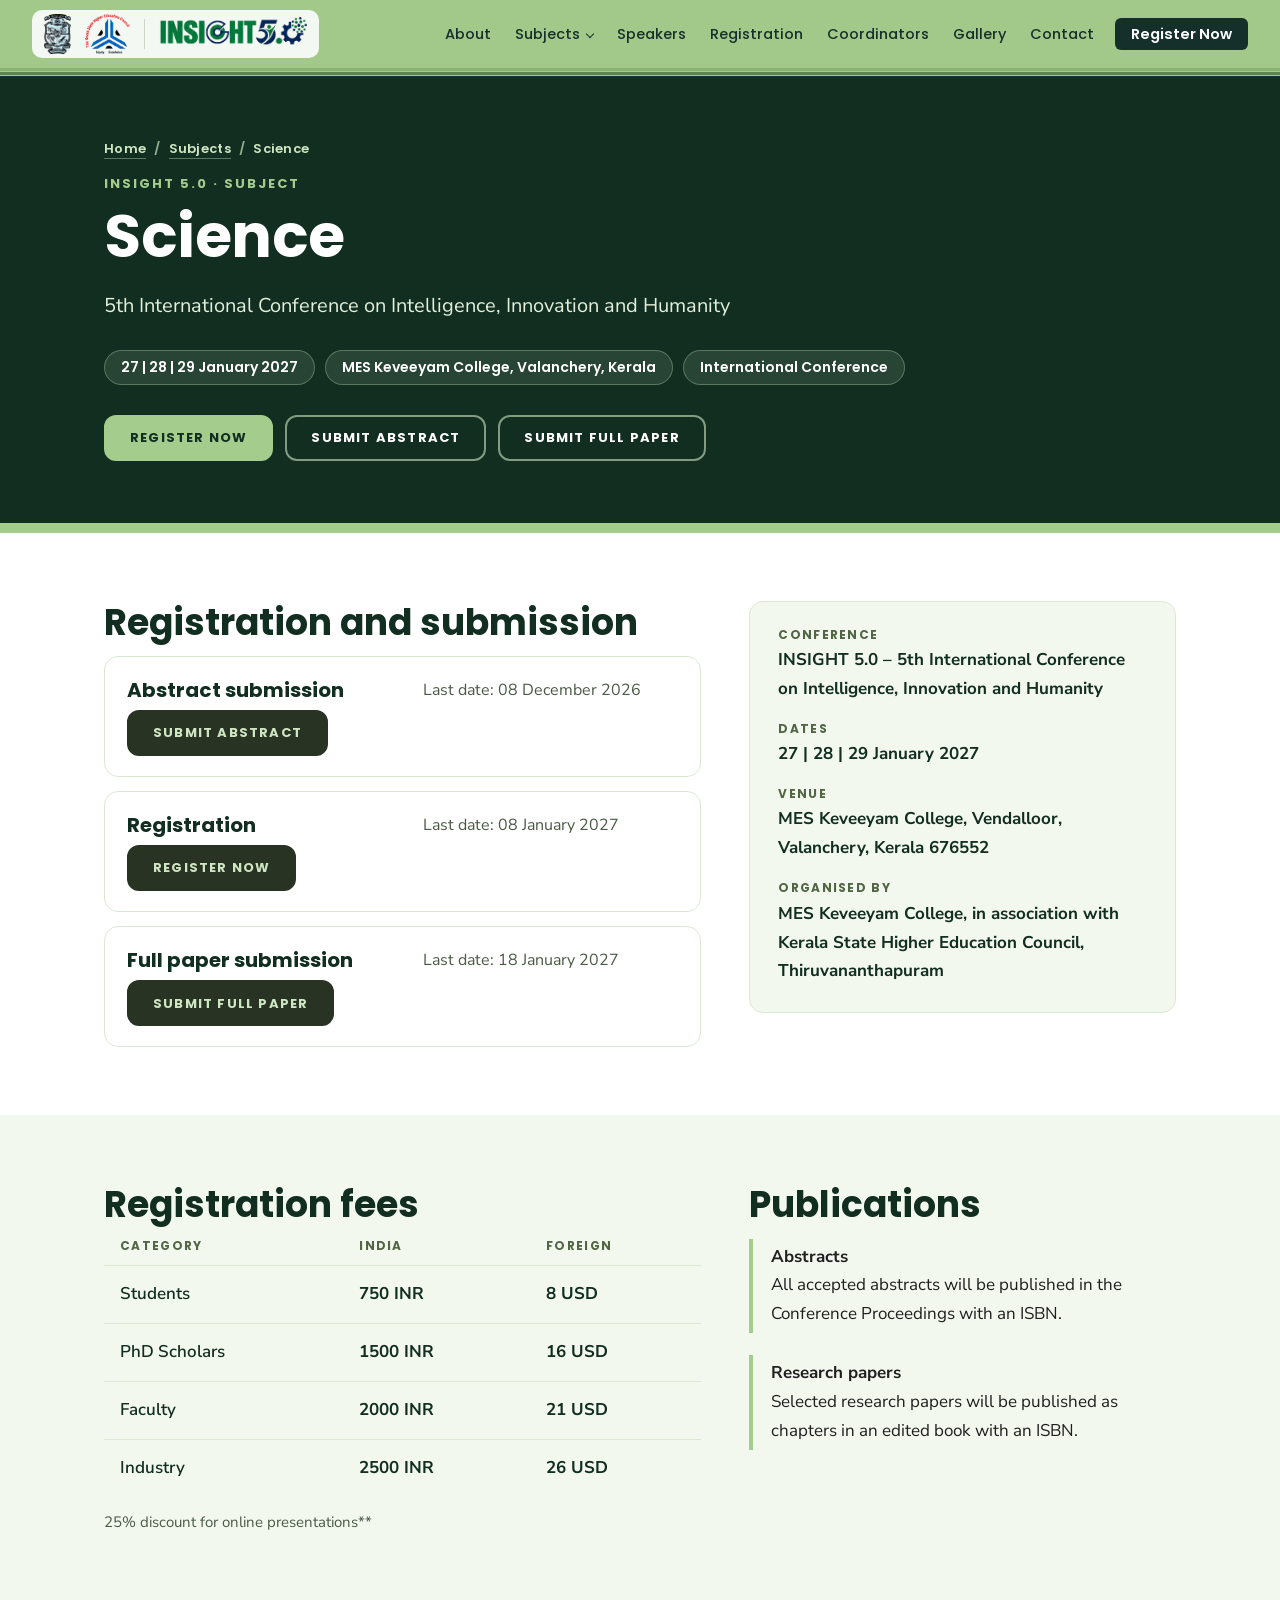
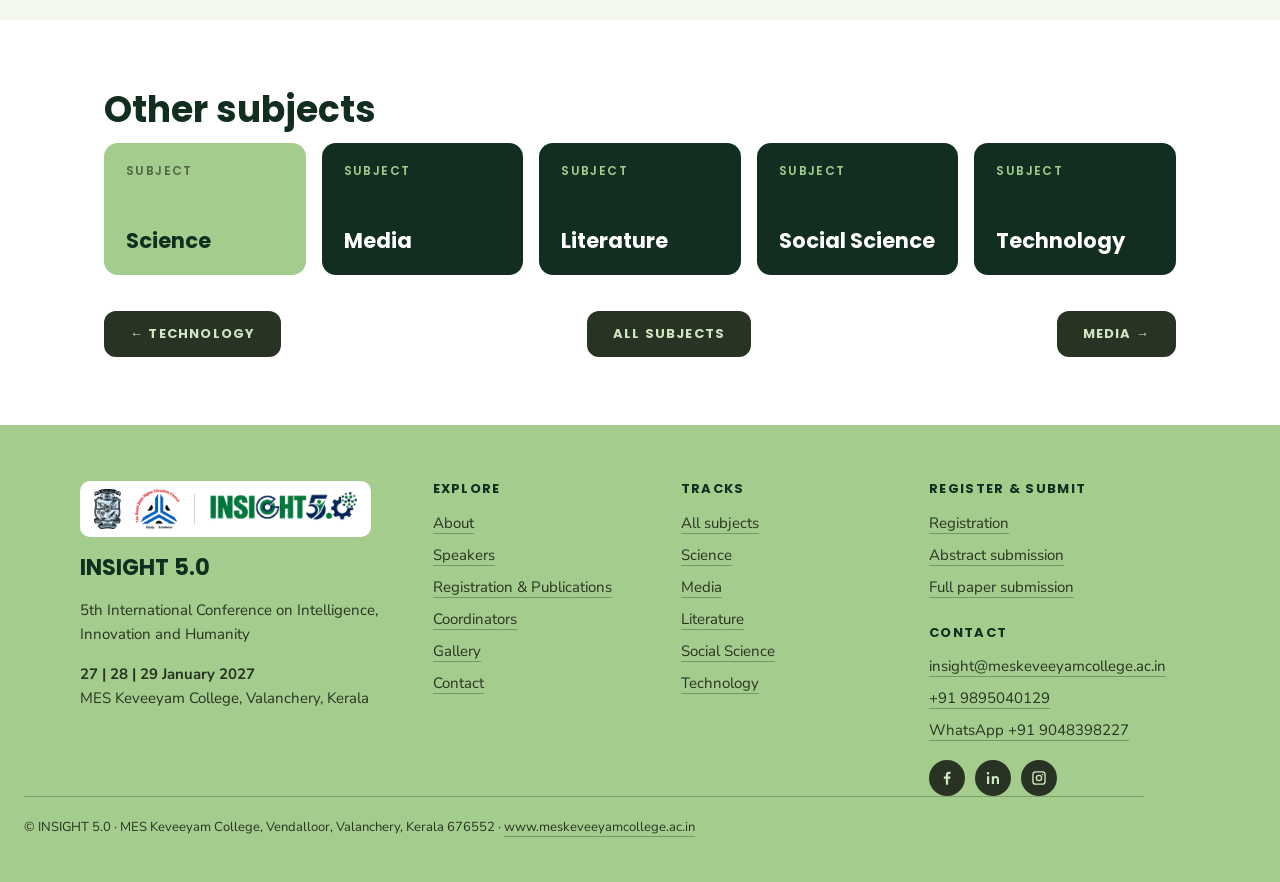
<file: subjects/science/index.html>
<!DOCTYPE html>
<html lang="en"><head><meta charset="utf-8"><meta name="viewport" content="width=device-width, initial-scale=1">
<title>Science | Subjects | INSIGHT 5.0 | MES Keveeyam College</title><meta name="description" content="Science – one of the subjects of INSIGHT 5.0, the 5th International Conference on Intelligence, Innovation and Humanity, 27–29 January 2027, MES Keveeyam College, Valanchery, Kerala."><meta name="theme-color" content="#A4CC8D">
<link rel="canonical" href="https://insight-2027.meskeveeyamcollege.ac.in/subjects/science/"><link rel="icon" type="image/png" sizes="64x64" href="/assets/favicon-64.png"><link rel="apple-touch-icon" href="/assets/apple-touch-icon.png">
<meta property="og:title" content="Science | Subjects | INSIGHT 5.0 | MES Keveeyam College"><meta property="og:description" content="Science – one of the subjects of INSIGHT 5.0, the 5th International Conference on Intelligence, Innovation and Humanity, 27–29 January 2027, MES Keveeyam College, Valanchery, Kerala."><meta property="og:url" content="https://insight-2027.meskeveeyamcollege.ac.in/subjects/science/"><meta property="og:image" content="https://insight-2027.meskeveeyamcollege.ac.in/assets/og-image.jpg"><meta property="og:site_name" content="INSIGHT 5.0"><meta property="og:type" content="website">
<meta name="twitter:card" content="summary_large_image"><meta name="twitter:title" content="Science | Subjects | INSIGHT 5.0 | MES Keveeyam College"><meta name="twitter:description" content="Science – one of the subjects of INSIGHT 5.0, the 5th International Conference on Intelligence, Innovation and Humanity, 27–29 January 2027, MES Keveeyam College, Valanchery, Kerala."><meta name="twitter:image" content="https://insight-2027.meskeveeyamcollege.ac.in/assets/og-image.jpg">
<link rel="preconnect" href="https://fonts.googleapis.com"><link rel="preconnect" href="https://fonts.gstatic.com" crossorigin><link rel="stylesheet" href="https://fonts.googleapis.com/css2?family=Nunito+Sans:wght@400;600;700&family=Poppins:wght@400;500;600;700&display=swap"><link rel="stylesheet" href="/css/site.css">
</head><body class="sp"><a class="skip" href="#main" style="position:absolute;left:-999px">Skip to content</a>
<header class="site-hdr"><div class="hwrap"><div class="hlogos"><a href="https://meskeveeyamcollege.ac.in/" target="_blank" rel="noopener" aria-label="MES Keveeyam College (website)"><img src="/assets/logos/mes.webp" alt="MES Keveeyam College" width="28" height="40"></a><img src="/assets/logos/kshec.webp" alt="Kerala State Higher Education Council" width="45" height="40"><span class="vd" aria-hidden="true"></span><a href="/" aria-label="INSIGHT 5.0 home"><img class="ins" src="/assets/logos/insight-5-0.webp" alt="INSIGHT 5.0" width="140" height="32"></a></div><nav class="hnav" id="hnav" aria-label="Main"><ul><li><a href="/#about">About</a></li><li class="dd"><button type="button" aria-expanded="false" aria-controls="ddm">Subjects</button><ul id="ddm" class="ddm"><li><a href="/subjects/">All subjects</a></li><li><a href="/subjects/science/">Science</a></li><li><a href="/subjects/media/">Media</a></li><li><a href="/subjects/literature/">Literature</a></li><li><a href="/subjects/social-science/">Social Science</a></li><li><a href="/subjects/technology/">Technology</a></li></ul></li><li><a href="/#speakers">Speakers</a></li><li><a href="/#publications">Registration</a></li><li><a href="/#coordinators">Coordinators</a></li><li><a href="/#gallery">Gallery</a></li><li><a href="/#contact">Contact</a></li><li class="cta"><a href="https://docs.google.com/forms/d/e/1FAIpQLSfjUWu2rgoCIm45Hn8LkVf3hRxh3PvDWnnsamAQ2UeJxBxi-A/viewform?usp=header" target="_blank" rel="noopener">Register Now</a></li></ul></nav><button type="button" class="hburger" aria-label="Open menu" aria-expanded="false" aria-controls="hnav"><span></span><span></span><span></span></button></div></header>
<main id="main">
<section class="phero"><div class="wrap"><p class="crumbs"><a href="/">Home</a><span>/</span><a href="/subjects/">Subjects</a><span>/</span>Science</p>
<p class="eyebrow">INSIGHT 5.0 · Subject</p><h1>Science</h1>
<p class="lead">5th International Conference on Intelligence, Innovation and Humanity</p><ul class="chips"><li>27 | 28 | 29 January 2027</li><li>MES Keveeyam College, Valanchery, Kerala</li><li>International Conference</li></ul><div class="acts"><a class="bt" href="https://docs.google.com/forms/d/e/1FAIpQLSfjUWu2rgoCIm45Hn8LkVf3hRxh3PvDWnnsamAQ2UeJxBxi-A/viewform?usp=header" target="_blank" rel="noopener">Register now</a><a class="bt alt" href="https://docs.google.com/forms/d/e/1FAIpQLScwOJ21eTWhuftKp-wWfFkc6Fgan53KmQaERypXtqcYxTptAg/viewform?usp=header" target="_blank" rel="noopener">Submit abstract</a><a class="bt alt" href="https://docs.google.com/forms/d/e/1FAIpQLScoqUDLZjRSrxOSoxvELkDZR8YGfDpM719Bcm3mKfV924VyLA/viewform?usp=header" target="_blank" rel="noopener">Submit full paper</a></div></div></section>
<section class="s"><div class="wrap cols"><div><h2>Registration and submission</h2><ol class="steps one"><li class="step"><span class="n">Abstract</span><h3>Abstract submission</h3><p class="d">Last date: 08 December 2026</p><a class="bt dk" href="https://docs.google.com/forms/d/e/1FAIpQLScwOJ21eTWhuftKp-wWfFkc6Fgan53KmQaERypXtqcYxTptAg/viewform?usp=header" target="_blank" rel="noopener">Submit abstract</a></li><li class="step"><span class="n">Registration</span><h3>Registration</h3><p class="d">Last date: 08 January 2027</p><a class="bt dk" href="https://docs.google.com/forms/d/e/1FAIpQLSfjUWu2rgoCIm45Hn8LkVf3hRxh3PvDWnnsamAQ2UeJxBxi-A/viewform?usp=header" target="_blank" rel="noopener">Register now</a></li><li class="step"><span class="n">Full paper</span><h3>Full paper submission</h3><p class="d">Last date: 18 January 2027</p><a class="bt dk" href="https://docs.google.com/forms/d/e/1FAIpQLScoqUDLZjRSrxOSoxvELkDZR8YGfDpM719Bcm3mKfV924VyLA/viewform?usp=header" target="_blank" rel="noopener">Submit full paper</a></li></ol></div><dl class="facts"><dt>Conference</dt><dd>INSIGHT 5.0 – 5th International Conference on Intelligence, Innovation and Humanity</dd><dt>Dates</dt><dd>27 | 28 | 29 January 2027</dd><dt>Venue</dt><dd>MES Keveeyam College, Vendalloor, Valanchery, Kerala 676552</dd><dt>Organised by</dt><dd>MES Keveeyam College, in association with Kerala State Higher Education Council, Thiruvananthapuram</dd></dl></div></section>
<section class="s tint"><div class="wrap cols"><div><h2>Registration fees</h2><table class="fees"><thead><tr><th>Category</th><th>India</th><th>Foreign</th></tr></thead><tbody><tr><td>Students</td><td>750 INR</td><td>8 USD</td></tr><tr><td>PhD Scholars</td><td>1500 INR</td><td>16 USD</td></tr><tr><td>Faculty</td><td>2000 INR</td><td>21 USD</td></tr><tr><td>Industry</td><td>2500 INR</td><td>26 USD</td></tr></tbody></table><p class="note">25% discount for online presentations**</p></div><div><h2>Publications</h2><div class="pubs"><div><b>Abstracts</b><br>All accepted abstracts will be published in the Conference Proceedings with an ISBN.</div><div><b>Research papers</b><br>Selected research papers will be published as chapters in an edited book with an ISBN.</div></div></div></div></section>
<section class="s"><div class="wrap"><h2>Other subjects</h2><ul class="tgrid"><li class="tcard cur"><a href="/subjects/science/" aria-current=page><small>Subject</small>Science</a></li><li class="tcard"><a href="/subjects/media/"><small>Subject</small>Media</a></li><li class="tcard"><a href="/subjects/literature/"><small>Subject</small>Literature</a></li><li class="tcard"><a href="/subjects/social-science/"><small>Subject</small>Social Science</a></li><li class="tcard"><a href="/subjects/technology/"><small>Subject</small>Technology</a></li></ul>
<div class="pn"><a class="bt dk" href="/subjects/technology/">← Technology</a><a class="bt dk" href="/subjects/">All subjects</a><a class="bt dk" href="/subjects/media/">Media →</a></div></div></section>
</main><footer class="sf" id="site-footer"><div class="sf-in">
<div class="sf-brand"><div class="hlogos flogos"><a href="https://meskeveeyamcollege.ac.in/" target="_blank" rel="noopener" aria-label="MES Keveeyam College (website)"><img src="/assets/logos/mes.webp" alt="MES Keveeyam College" width="28" height="40"></a><img src="/assets/logos/kshec.webp" alt="Kerala State Higher Education Council" width="45" height="40"><span class="vd" aria-hidden="true"></span><a href="/" aria-label="INSIGHT 5.0 home"><img class="ins" src="/assets/logos/insight-5-0.webp" alt="INSIGHT 5.0" width="140" height="32"></a></div><p class="sf-t">INSIGHT 5.0</p><p>5th International Conference on Intelligence, Innovation and Humanity</p><p><b>27 | 28 | 29 January 2027</b><br>MES Keveeyam College, Valanchery, Kerala</p></div>
<div><h3>Explore</h3><ul><li><a href="/#about">About</a></li><li><a href="/#speakers">Speakers</a></li><li><a href="/#publications">Registration &amp; Publications</a></li><li><a href="/#coordinators">Coordinators</a></li><li><a href="/#gallery">Gallery</a></li><li><a href="/#contact">Contact</a></li></ul></div>
<div><h3>Tracks</h3><ul><li><a href="/subjects/">All subjects</a></li><li><a href="/subjects/science/">Science</a></li><li><a href="/subjects/media/">Media</a></li><li><a href="/subjects/literature/">Literature</a></li><li><a href="/subjects/social-science/">Social Science</a></li><li><a href="/subjects/technology/">Technology</a></li></ul></div>
<div><h3>Register &amp; submit</h3><ul><li><a href="https://docs.google.com/forms/d/e/1FAIpQLSfjUWu2rgoCIm45Hn8LkVf3hRxh3PvDWnnsamAQ2UeJxBxi-A/viewform?usp=header" target="_blank" rel="noopener">Registration</a></li><li><a href="https://docs.google.com/forms/d/e/1FAIpQLScwOJ21eTWhuftKp-wWfFkc6Fgan53KmQaERypXtqcYxTptAg/viewform?usp=header" target="_blank" rel="noopener">Abstract submission</a></li><li><a href="https://docs.google.com/forms/d/e/1FAIpQLScoqUDLZjRSrxOSoxvELkDZR8YGfDpM719Bcm3mKfV924VyLA/viewform?usp=header" target="_blank" rel="noopener">Full paper submission</a></li></ul>
<h3 class="gap">Contact</h3><ul><li><a href="mailto:insight@meskeveeyamcollege.ac.in">insight@meskeveeyamcollege.ac.in</a></li><li><a href="tel:+919895040129">+91 9895040129</a></li><li><a href="https://wa.me/919048398227" target="_blank" rel="noopener">WhatsApp +91 9048398227</a></li></ul><div class="sf-soc"><a href="https://www.facebook.com/share/14i7tZfV9X/" target="_blank" rel="noopener" aria-label="Facebook"><svg viewBox="0 0 24 24" width="18" height="18" aria-hidden="true"><path d="M13.5 21v-8h2.7l.4-3.1h-3.1V8c0-.9.3-1.5 1.6-1.5h1.6V3.7c-.3 0-1.2-.1-2.3-.1-2.3 0-3.9 1.4-3.9 4v2.3H7.8V13h2.7v8z" fill="currentColor"/></svg></a><a href="https://www.linkedin.com/school/mes-keveeyam-college-valanchery/" target="_blank" rel="noopener" aria-label="LinkedIn"><svg viewBox="0 0 24 24" width="18" height="18" aria-hidden="true"><path d="M6.9 9.5H4V20h2.9zM5.4 4a1.7 1.7 0 100 3.4 1.7 1.7 0 000-3.4zM20 20v-5.8c0-2.8-1.5-4.9-4.1-4.9-1.3 0-2.2.7-2.6 1.4V9.5h-2.9V20h2.9v-5.6c0-1.5.8-2.5 2.1-2.5 1.2 0 1.8.9 1.8 2.5V20z" fill="currentColor"/></svg></a><a href="https://www.instagram.com/meskeveeyamcollege/?utm_source=ig_web_button_share_sheet" target="_blank" rel="noopener" aria-label="Instagram"><svg viewBox="0 0 24 24" width="18" height="18" aria-hidden="true"><path d="M7.5 3h9A4.500 4.500 0 0121 7.500v9a4.500 4.500 0 01-4.500 4.500h-9A4.500 4.500 0 013 16.500v-9A4.500 4.500 0 017.500 3zm0 1.800A2.700 2.700 0 004.800 7.500v9a2.700 2.700 0 002.700 2.700h9a2.700 2.700 0 002.700-2.700v-9a2.700 2.700 0 00-2.700-2.700zM12 7.600a4.400 4.400 0 110 8.800 4.400 4.400 0 010-8.800zm0 1.800a2.600 2.600 0 100 5.200 2.600 2.600 0 000-5.200zm4.700-3.100a1.050 1.050 0 110 2.100 1.050 1.050 0 010-2.100z" fill="currentColor"/></svg></a></div></div>
</div><p class="sf-c">© INSIGHT 5.0 · MES Keveeyam College, Vendalloor, Valanchery, Kerala 676552 · <a href="https://www.meskeveeyamcollege.ac.in/" target="_blank" rel="noopener">www.meskeveeyamcollege.ac.in</a></p></footer><script src="/js/nav.js"></script></body></html>
</file>
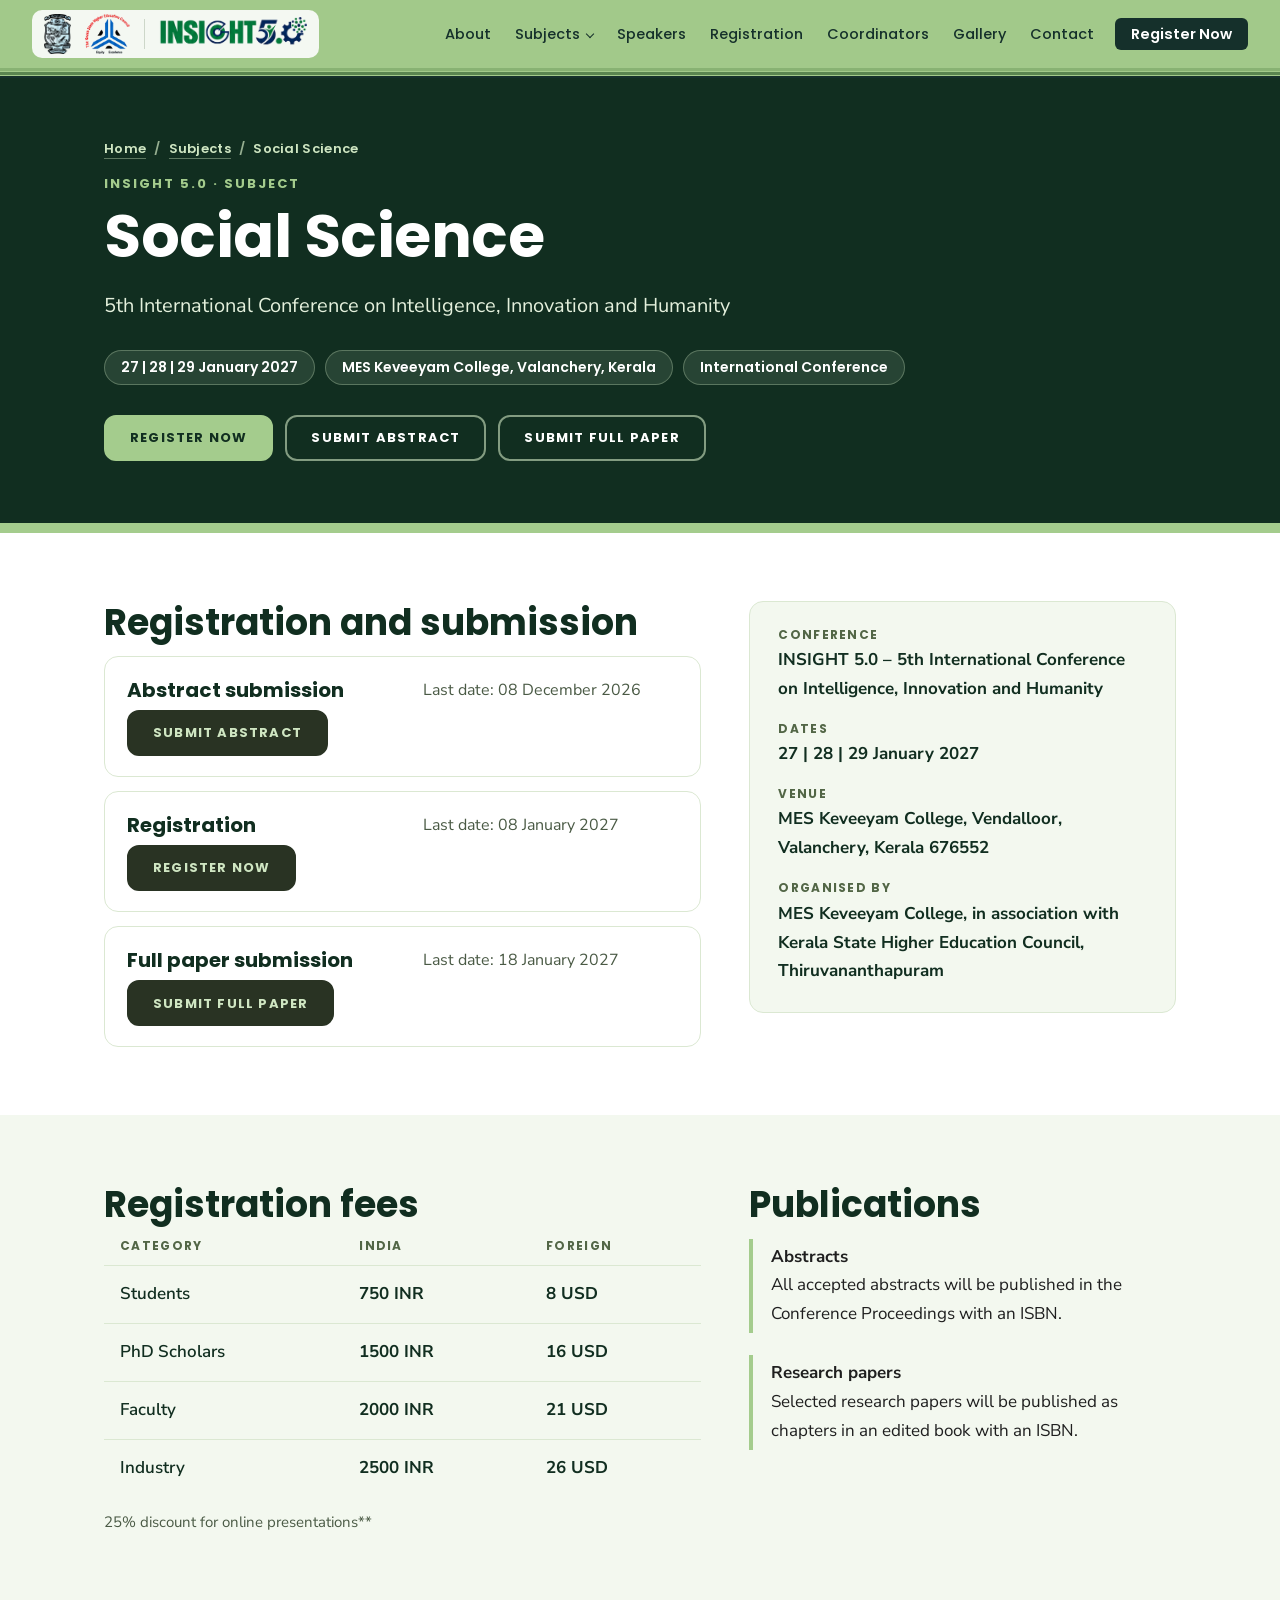
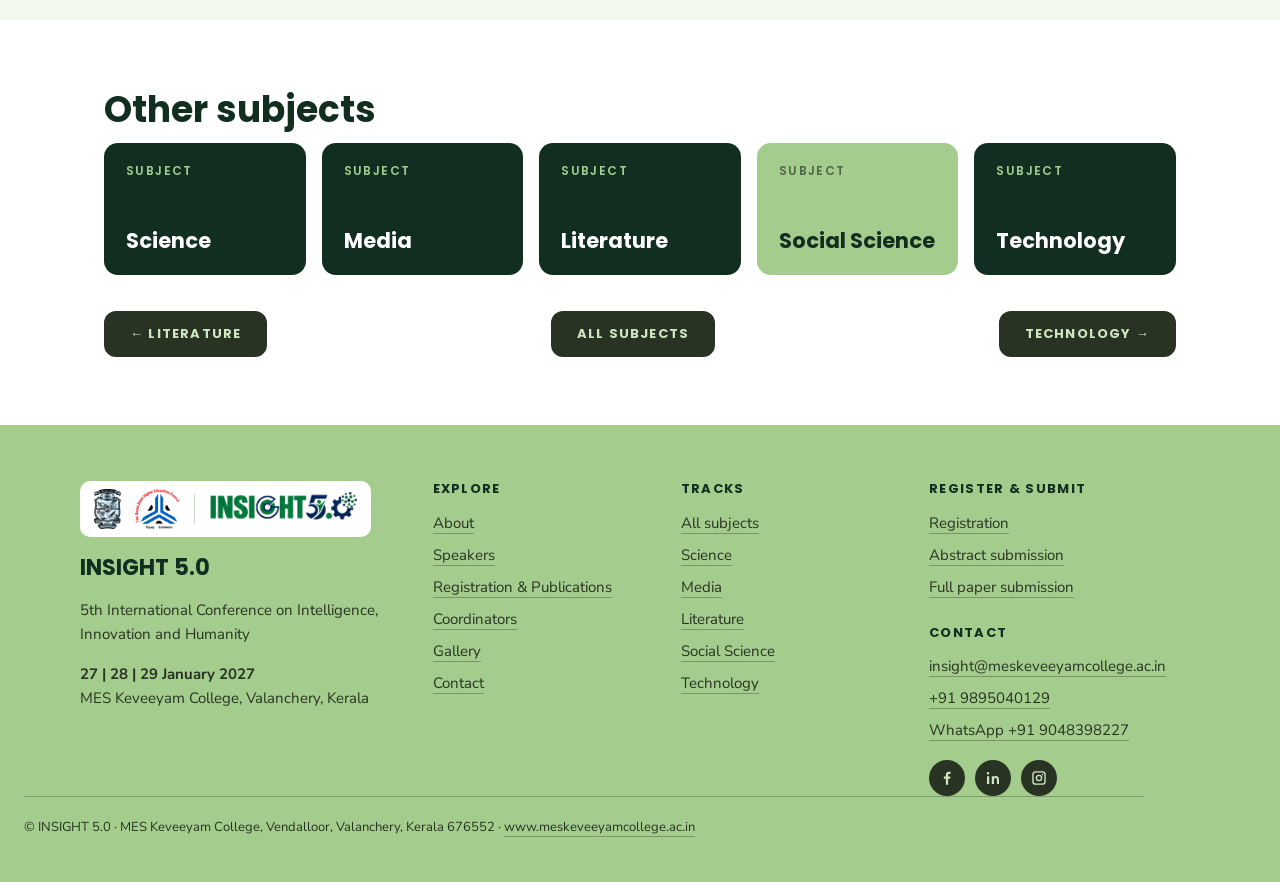
<file: subjects/social-science/index.html>
<!DOCTYPE html>
<html lang="en"><head><meta charset="utf-8"><meta name="viewport" content="width=device-width, initial-scale=1">
<title>Social Science | Subjects | INSIGHT 5.0 | MES Keveeyam College</title><meta name="description" content="Social Science – one of the subjects of INSIGHT 5.0, the 5th International Conference on Intelligence, Innovation and Humanity, 27–29 January 2027, MES Keveeyam College, Valanchery, Kerala."><meta name="theme-color" content="#A4CC8D">
<link rel="canonical" href="https://insight-2027.meskeveeyamcollege.ac.in/subjects/social-science/"><link rel="icon" type="image/png" sizes="64x64" href="/assets/favicon-64.png"><link rel="apple-touch-icon" href="/assets/apple-touch-icon.png">
<meta property="og:title" content="Social Science | Subjects | INSIGHT 5.0 | MES Keveeyam College"><meta property="og:description" content="Social Science – one of the subjects of INSIGHT 5.0, the 5th International Conference on Intelligence, Innovation and Humanity, 27–29 January 2027, MES Keveeyam College, Valanchery, Kerala."><meta property="og:url" content="https://insight-2027.meskeveeyamcollege.ac.in/subjects/social-science/"><meta property="og:image" content="https://insight-2027.meskeveeyamcollege.ac.in/assets/og-image.jpg"><meta property="og:site_name" content="INSIGHT 5.0"><meta property="og:type" content="website">
<meta name="twitter:card" content="summary_large_image"><meta name="twitter:title" content="Social Science | Subjects | INSIGHT 5.0 | MES Keveeyam College"><meta name="twitter:description" content="Social Science – one of the subjects of INSIGHT 5.0, the 5th International Conference on Intelligence, Innovation and Humanity, 27–29 January 2027, MES Keveeyam College, Valanchery, Kerala."><meta name="twitter:image" content="https://insight-2027.meskeveeyamcollege.ac.in/assets/og-image.jpg">
<link rel="preconnect" href="https://fonts.googleapis.com"><link rel="preconnect" href="https://fonts.gstatic.com" crossorigin><link rel="stylesheet" href="https://fonts.googleapis.com/css2?family=Nunito+Sans:wght@400;600;700&family=Poppins:wght@400;500;600;700&display=swap"><link rel="stylesheet" href="/css/site.css">
</head><body class="sp"><a class="skip" href="#main" style="position:absolute;left:-999px">Skip to content</a>
<header class="site-hdr"><div class="hwrap"><div class="hlogos"><a href="https://meskeveeyamcollege.ac.in/" target="_blank" rel="noopener" aria-label="MES Keveeyam College (website)"><img src="/assets/logos/mes.webp" alt="MES Keveeyam College" width="28" height="40"></a><img src="/assets/logos/kshec.webp" alt="Kerala State Higher Education Council" width="45" height="40"><span class="vd" aria-hidden="true"></span><a href="/" aria-label="INSIGHT 5.0 home"><img class="ins" src="/assets/logos/insight-5-0.webp" alt="INSIGHT 5.0" width="140" height="32"></a></div><nav class="hnav" id="hnav" aria-label="Main"><ul><li><a href="/#about">About</a></li><li class="dd"><button type="button" aria-expanded="false" aria-controls="ddm">Subjects</button><ul id="ddm" class="ddm"><li><a href="/subjects/">All subjects</a></li><li><a href="/subjects/science/">Science</a></li><li><a href="/subjects/media/">Media</a></li><li><a href="/subjects/literature/">Literature</a></li><li><a href="/subjects/social-science/">Social Science</a></li><li><a href="/subjects/technology/">Technology</a></li></ul></li><li><a href="/#speakers">Speakers</a></li><li><a href="/#publications">Registration</a></li><li><a href="/#coordinators">Coordinators</a></li><li><a href="/#gallery">Gallery</a></li><li><a href="/#contact">Contact</a></li><li class="cta"><a href="https://docs.google.com/forms/d/e/1FAIpQLSfjUWu2rgoCIm45Hn8LkVf3hRxh3PvDWnnsamAQ2UeJxBxi-A/viewform?usp=header" target="_blank" rel="noopener">Register Now</a></li></ul></nav><button type="button" class="hburger" aria-label="Open menu" aria-expanded="false" aria-controls="hnav"><span></span><span></span><span></span></button></div></header>
<main id="main">
<section class="phero"><div class="wrap"><p class="crumbs"><a href="/">Home</a><span>/</span><a href="/subjects/">Subjects</a><span>/</span>Social Science</p>
<p class="eyebrow">INSIGHT 5.0 · Subject</p><h1>Social Science</h1>
<p class="lead">5th International Conference on Intelligence, Innovation and Humanity</p><ul class="chips"><li>27 | 28 | 29 January 2027</li><li>MES Keveeyam College, Valanchery, Kerala</li><li>International Conference</li></ul><div class="acts"><a class="bt" href="https://docs.google.com/forms/d/e/1FAIpQLSfjUWu2rgoCIm45Hn8LkVf3hRxh3PvDWnnsamAQ2UeJxBxi-A/viewform?usp=header" target="_blank" rel="noopener">Register now</a><a class="bt alt" href="https://docs.google.com/forms/d/e/1FAIpQLScwOJ21eTWhuftKp-wWfFkc6Fgan53KmQaERypXtqcYxTptAg/viewform?usp=header" target="_blank" rel="noopener">Submit abstract</a><a class="bt alt" href="https://docs.google.com/forms/d/e/1FAIpQLScoqUDLZjRSrxOSoxvELkDZR8YGfDpM719Bcm3mKfV924VyLA/viewform?usp=header" target="_blank" rel="noopener">Submit full paper</a></div></div></section>
<section class="s"><div class="wrap cols"><div><h2>Registration and submission</h2><ol class="steps one"><li class="step"><span class="n">Abstract</span><h3>Abstract submission</h3><p class="d">Last date: 08 December 2026</p><a class="bt dk" href="https://docs.google.com/forms/d/e/1FAIpQLScwOJ21eTWhuftKp-wWfFkc6Fgan53KmQaERypXtqcYxTptAg/viewform?usp=header" target="_blank" rel="noopener">Submit abstract</a></li><li class="step"><span class="n">Registration</span><h3>Registration</h3><p class="d">Last date: 08 January 2027</p><a class="bt dk" href="https://docs.google.com/forms/d/e/1FAIpQLSfjUWu2rgoCIm45Hn8LkVf3hRxh3PvDWnnsamAQ2UeJxBxi-A/viewform?usp=header" target="_blank" rel="noopener">Register now</a></li><li class="step"><span class="n">Full paper</span><h3>Full paper submission</h3><p class="d">Last date: 18 January 2027</p><a class="bt dk" href="https://docs.google.com/forms/d/e/1FAIpQLScoqUDLZjRSrxOSoxvELkDZR8YGfDpM719Bcm3mKfV924VyLA/viewform?usp=header" target="_blank" rel="noopener">Submit full paper</a></li></ol></div><dl class="facts"><dt>Conference</dt><dd>INSIGHT 5.0 – 5th International Conference on Intelligence, Innovation and Humanity</dd><dt>Dates</dt><dd>27 | 28 | 29 January 2027</dd><dt>Venue</dt><dd>MES Keveeyam College, Vendalloor, Valanchery, Kerala 676552</dd><dt>Organised by</dt><dd>MES Keveeyam College, in association with Kerala State Higher Education Council, Thiruvananthapuram</dd></dl></div></section>
<section class="s tint"><div class="wrap cols"><div><h2>Registration fees</h2><table class="fees"><thead><tr><th>Category</th><th>India</th><th>Foreign</th></tr></thead><tbody><tr><td>Students</td><td>750 INR</td><td>8 USD</td></tr><tr><td>PhD Scholars</td><td>1500 INR</td><td>16 USD</td></tr><tr><td>Faculty</td><td>2000 INR</td><td>21 USD</td></tr><tr><td>Industry</td><td>2500 INR</td><td>26 USD</td></tr></tbody></table><p class="note">25% discount for online presentations**</p></div><div><h2>Publications</h2><div class="pubs"><div><b>Abstracts</b><br>All accepted abstracts will be published in the Conference Proceedings with an ISBN.</div><div><b>Research papers</b><br>Selected research papers will be published as chapters in an edited book with an ISBN.</div></div></div></div></section>
<section class="s"><div class="wrap"><h2>Other subjects</h2><ul class="tgrid"><li class="tcard"><a href="/subjects/science/"><small>Subject</small>Science</a></li><li class="tcard"><a href="/subjects/media/"><small>Subject</small>Media</a></li><li class="tcard"><a href="/subjects/literature/"><small>Subject</small>Literature</a></li><li class="tcard cur"><a href="/subjects/social-science/" aria-current=page><small>Subject</small>Social Science</a></li><li class="tcard"><a href="/subjects/technology/"><small>Subject</small>Technology</a></li></ul>
<div class="pn"><a class="bt dk" href="/subjects/literature/">← Literature</a><a class="bt dk" href="/subjects/">All subjects</a><a class="bt dk" href="/subjects/technology/">Technology →</a></div></div></section>
</main><footer class="sf" id="site-footer"><div class="sf-in">
<div class="sf-brand"><div class="hlogos flogos"><a href="https://meskeveeyamcollege.ac.in/" target="_blank" rel="noopener" aria-label="MES Keveeyam College (website)"><img src="/assets/logos/mes.webp" alt="MES Keveeyam College" width="28" height="40"></a><img src="/assets/logos/kshec.webp" alt="Kerala State Higher Education Council" width="45" height="40"><span class="vd" aria-hidden="true"></span><a href="/" aria-label="INSIGHT 5.0 home"><img class="ins" src="/assets/logos/insight-5-0.webp" alt="INSIGHT 5.0" width="140" height="32"></a></div><p class="sf-t">INSIGHT 5.0</p><p>5th International Conference on Intelligence, Innovation and Humanity</p><p><b>27 | 28 | 29 January 2027</b><br>MES Keveeyam College, Valanchery, Kerala</p></div>
<div><h3>Explore</h3><ul><li><a href="/#about">About</a></li><li><a href="/#speakers">Speakers</a></li><li><a href="/#publications">Registration &amp; Publications</a></li><li><a href="/#coordinators">Coordinators</a></li><li><a href="/#gallery">Gallery</a></li><li><a href="/#contact">Contact</a></li></ul></div>
<div><h3>Tracks</h3><ul><li><a href="/subjects/">All subjects</a></li><li><a href="/subjects/science/">Science</a></li><li><a href="/subjects/media/">Media</a></li><li><a href="/subjects/literature/">Literature</a></li><li><a href="/subjects/social-science/">Social Science</a></li><li><a href="/subjects/technology/">Technology</a></li></ul></div>
<div><h3>Register &amp; submit</h3><ul><li><a href="https://docs.google.com/forms/d/e/1FAIpQLSfjUWu2rgoCIm45Hn8LkVf3hRxh3PvDWnnsamAQ2UeJxBxi-A/viewform?usp=header" target="_blank" rel="noopener">Registration</a></li><li><a href="https://docs.google.com/forms/d/e/1FAIpQLScwOJ21eTWhuftKp-wWfFkc6Fgan53KmQaERypXtqcYxTptAg/viewform?usp=header" target="_blank" rel="noopener">Abstract submission</a></li><li><a href="https://docs.google.com/forms/d/e/1FAIpQLScoqUDLZjRSrxOSoxvELkDZR8YGfDpM719Bcm3mKfV924VyLA/viewform?usp=header" target="_blank" rel="noopener">Full paper submission</a></li></ul>
<h3 class="gap">Contact</h3><ul><li><a href="mailto:insight@meskeveeyamcollege.ac.in">insight@meskeveeyamcollege.ac.in</a></li><li><a href="tel:+919895040129">+91 9895040129</a></li><li><a href="https://wa.me/919048398227" target="_blank" rel="noopener">WhatsApp +91 9048398227</a></li></ul><div class="sf-soc"><a href="https://www.facebook.com/share/14i7tZfV9X/" target="_blank" rel="noopener" aria-label="Facebook"><svg viewBox="0 0 24 24" width="18" height="18" aria-hidden="true"><path d="M13.5 21v-8h2.7l.4-3.1h-3.1V8c0-.9.3-1.5 1.6-1.5h1.6V3.7c-.3 0-1.2-.1-2.3-.1-2.3 0-3.9 1.4-3.9 4v2.3H7.8V13h2.7v8z" fill="currentColor"/></svg></a><a href="https://www.linkedin.com/school/mes-keveeyam-college-valanchery/" target="_blank" rel="noopener" aria-label="LinkedIn"><svg viewBox="0 0 24 24" width="18" height="18" aria-hidden="true"><path d="M6.9 9.5H4V20h2.9zM5.4 4a1.7 1.7 0 100 3.4 1.7 1.7 0 000-3.4zM20 20v-5.8c0-2.8-1.5-4.9-4.1-4.9-1.3 0-2.2.7-2.6 1.4V9.5h-2.9V20h2.9v-5.6c0-1.5.8-2.5 2.1-2.5 1.2 0 1.8.9 1.8 2.5V20z" fill="currentColor"/></svg></a><a href="https://www.instagram.com/meskeveeyamcollege/?utm_source=ig_web_button_share_sheet" target="_blank" rel="noopener" aria-label="Instagram"><svg viewBox="0 0 24 24" width="18" height="18" aria-hidden="true"><path d="M7.5 3h9A4.500 4.500 0 0121 7.500v9a4.500 4.500 0 01-4.500 4.500h-9A4.500 4.500 0 013 16.500v-9A4.500 4.500 0 017.500 3zm0 1.800A2.700 2.700 0 004.800 7.500v9a2.700 2.700 0 002.700 2.700h9a2.700 2.700 0 002.700-2.700v-9a2.700 2.700 0 00-2.700-2.700zM12 7.600a4.400 4.400 0 110 8.800 4.400 4.400 0 010-8.800zm0 1.800a2.600 2.600 0 100 5.200 2.600 2.600 0 000-5.200zm4.700-3.100a1.050 1.050 0 110 2.100 1.050 1.050 0 010-2.100z" fill="currentColor"/></svg></a></div></div>
</div><p class="sf-c">© INSIGHT 5.0 · MES Keveeyam College, Vendalloor, Valanchery, Kerala 676552 · <a href="https://www.meskeveeyamcollege.ac.in/" target="_blank" rel="noopener">www.meskeveeyamcollege.ac.in</a></p></footer><script src="/js/nav.js"></script></body></html>
</file>
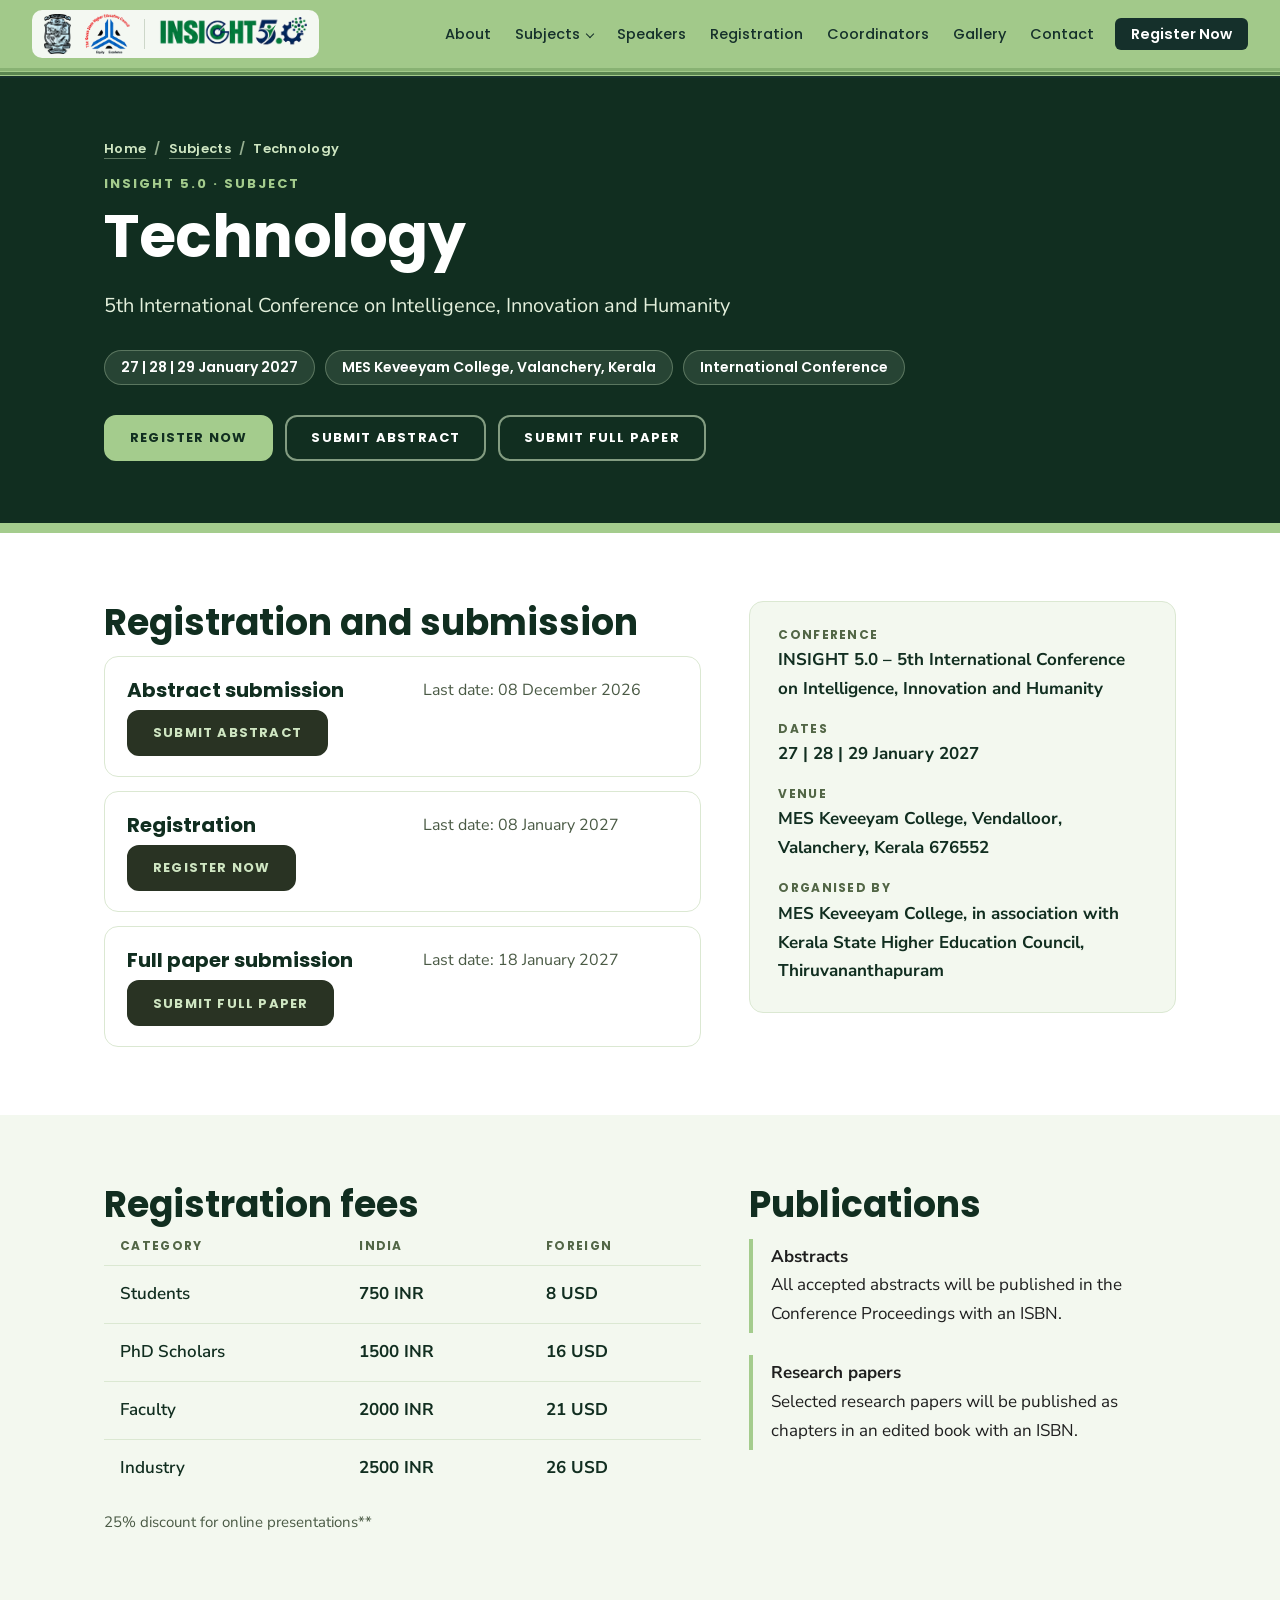
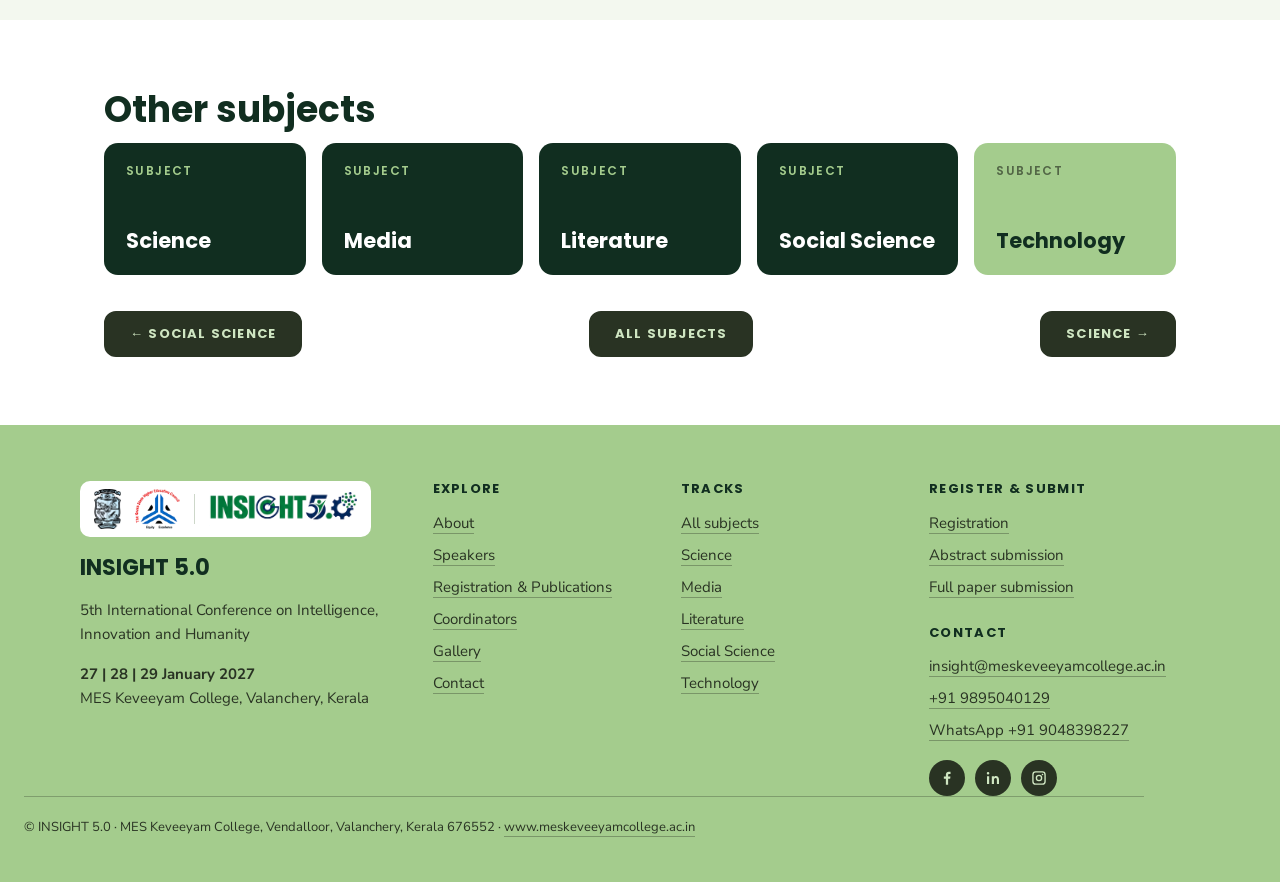
<file: subjects/technology/index.html>
<!DOCTYPE html>
<html lang="en"><head><meta charset="utf-8"><meta name="viewport" content="width=device-width, initial-scale=1">
<title>Technology | Subjects | INSIGHT 5.0 | MES Keveeyam College</title><meta name="description" content="Technology – one of the subjects of INSIGHT 5.0, the 5th International Conference on Intelligence, Innovation and Humanity, 27–29 January 2027, MES Keveeyam College, Valanchery, Kerala."><meta name="theme-color" content="#A4CC8D">
<link rel="canonical" href="https://insight-2027.meskeveeyamcollege.ac.in/subjects/technology/"><link rel="icon" type="image/png" sizes="64x64" href="/assets/favicon-64.png"><link rel="apple-touch-icon" href="/assets/apple-touch-icon.png">
<meta property="og:title" content="Technology | Subjects | INSIGHT 5.0 | MES Keveeyam College"><meta property="og:description" content="Technology – one of the subjects of INSIGHT 5.0, the 5th International Conference on Intelligence, Innovation and Humanity, 27–29 January 2027, MES Keveeyam College, Valanchery, Kerala."><meta property="og:url" content="https://insight-2027.meskeveeyamcollege.ac.in/subjects/technology/"><meta property="og:image" content="https://insight-2027.meskeveeyamcollege.ac.in/assets/og-image.jpg"><meta property="og:site_name" content="INSIGHT 5.0"><meta property="og:type" content="website">
<meta name="twitter:card" content="summary_large_image"><meta name="twitter:title" content="Technology | Subjects | INSIGHT 5.0 | MES Keveeyam College"><meta name="twitter:description" content="Technology – one of the subjects of INSIGHT 5.0, the 5th International Conference on Intelligence, Innovation and Humanity, 27–29 January 2027, MES Keveeyam College, Valanchery, Kerala."><meta name="twitter:image" content="https://insight-2027.meskeveeyamcollege.ac.in/assets/og-image.jpg">
<link rel="preconnect" href="https://fonts.googleapis.com"><link rel="preconnect" href="https://fonts.gstatic.com" crossorigin><link rel="stylesheet" href="https://fonts.googleapis.com/css2?family=Nunito+Sans:wght@400;600;700&family=Poppins:wght@400;500;600;700&display=swap"><link rel="stylesheet" href="/css/site.css">
</head><body class="sp"><a class="skip" href="#main" style="position:absolute;left:-999px">Skip to content</a>
<header class="site-hdr"><div class="hwrap"><div class="hlogos"><a href="https://meskeveeyamcollege.ac.in/" target="_blank" rel="noopener" aria-label="MES Keveeyam College (website)"><img src="/assets/logos/mes.webp" alt="MES Keveeyam College" width="28" height="40"></a><img src="/assets/logos/kshec.webp" alt="Kerala State Higher Education Council" width="45" height="40"><span class="vd" aria-hidden="true"></span><a href="/" aria-label="INSIGHT 5.0 home"><img class="ins" src="/assets/logos/insight-5-0.webp" alt="INSIGHT 5.0" width="140" height="32"></a></div><nav class="hnav" id="hnav" aria-label="Main"><ul><li><a href="/#about">About</a></li><li class="dd"><button type="button" aria-expanded="false" aria-controls="ddm">Subjects</button><ul id="ddm" class="ddm"><li><a href="/subjects/">All subjects</a></li><li><a href="/subjects/science/">Science</a></li><li><a href="/subjects/media/">Media</a></li><li><a href="/subjects/literature/">Literature</a></li><li><a href="/subjects/social-science/">Social Science</a></li><li><a href="/subjects/technology/">Technology</a></li></ul></li><li><a href="/#speakers">Speakers</a></li><li><a href="/#publications">Registration</a></li><li><a href="/#coordinators">Coordinators</a></li><li><a href="/#gallery">Gallery</a></li><li><a href="/#contact">Contact</a></li><li class="cta"><a href="https://docs.google.com/forms/d/e/1FAIpQLSfjUWu2rgoCIm45Hn8LkVf3hRxh3PvDWnnsamAQ2UeJxBxi-A/viewform?usp=header" target="_blank" rel="noopener">Register Now</a></li></ul></nav><button type="button" class="hburger" aria-label="Open menu" aria-expanded="false" aria-controls="hnav"><span></span><span></span><span></span></button></div></header>
<main id="main">
<section class="phero"><div class="wrap"><p class="crumbs"><a href="/">Home</a><span>/</span><a href="/subjects/">Subjects</a><span>/</span>Technology</p>
<p class="eyebrow">INSIGHT 5.0 · Subject</p><h1>Technology</h1>
<p class="lead">5th International Conference on Intelligence, Innovation and Humanity</p><ul class="chips"><li>27 | 28 | 29 January 2027</li><li>MES Keveeyam College, Valanchery, Kerala</li><li>International Conference</li></ul><div class="acts"><a class="bt" href="https://docs.google.com/forms/d/e/1FAIpQLSfjUWu2rgoCIm45Hn8LkVf3hRxh3PvDWnnsamAQ2UeJxBxi-A/viewform?usp=header" target="_blank" rel="noopener">Register now</a><a class="bt alt" href="https://docs.google.com/forms/d/e/1FAIpQLScwOJ21eTWhuftKp-wWfFkc6Fgan53KmQaERypXtqcYxTptAg/viewform?usp=header" target="_blank" rel="noopener">Submit abstract</a><a class="bt alt" href="https://docs.google.com/forms/d/e/1FAIpQLScoqUDLZjRSrxOSoxvELkDZR8YGfDpM719Bcm3mKfV924VyLA/viewform?usp=header" target="_blank" rel="noopener">Submit full paper</a></div></div></section>
<section class="s"><div class="wrap cols"><div><h2>Registration and submission</h2><ol class="steps one"><li class="step"><span class="n">Abstract</span><h3>Abstract submission</h3><p class="d">Last date: 08 December 2026</p><a class="bt dk" href="https://docs.google.com/forms/d/e/1FAIpQLScwOJ21eTWhuftKp-wWfFkc6Fgan53KmQaERypXtqcYxTptAg/viewform?usp=header" target="_blank" rel="noopener">Submit abstract</a></li><li class="step"><span class="n">Registration</span><h3>Registration</h3><p class="d">Last date: 08 January 2027</p><a class="bt dk" href="https://docs.google.com/forms/d/e/1FAIpQLSfjUWu2rgoCIm45Hn8LkVf3hRxh3PvDWnnsamAQ2UeJxBxi-A/viewform?usp=header" target="_blank" rel="noopener">Register now</a></li><li class="step"><span class="n">Full paper</span><h3>Full paper submission</h3><p class="d">Last date: 18 January 2027</p><a class="bt dk" href="https://docs.google.com/forms/d/e/1FAIpQLScoqUDLZjRSrxOSoxvELkDZR8YGfDpM719Bcm3mKfV924VyLA/viewform?usp=header" target="_blank" rel="noopener">Submit full paper</a></li></ol></div><dl class="facts"><dt>Conference</dt><dd>INSIGHT 5.0 – 5th International Conference on Intelligence, Innovation and Humanity</dd><dt>Dates</dt><dd>27 | 28 | 29 January 2027</dd><dt>Venue</dt><dd>MES Keveeyam College, Vendalloor, Valanchery, Kerala 676552</dd><dt>Organised by</dt><dd>MES Keveeyam College, in association with Kerala State Higher Education Council, Thiruvananthapuram</dd></dl></div></section>
<section class="s tint"><div class="wrap cols"><div><h2>Registration fees</h2><table class="fees"><thead><tr><th>Category</th><th>India</th><th>Foreign</th></tr></thead><tbody><tr><td>Students</td><td>750 INR</td><td>8 USD</td></tr><tr><td>PhD Scholars</td><td>1500 INR</td><td>16 USD</td></tr><tr><td>Faculty</td><td>2000 INR</td><td>21 USD</td></tr><tr><td>Industry</td><td>2500 INR</td><td>26 USD</td></tr></tbody></table><p class="note">25% discount for online presentations**</p></div><div><h2>Publications</h2><div class="pubs"><div><b>Abstracts</b><br>All accepted abstracts will be published in the Conference Proceedings with an ISBN.</div><div><b>Research papers</b><br>Selected research papers will be published as chapters in an edited book with an ISBN.</div></div></div></div></section>
<section class="s"><div class="wrap"><h2>Other subjects</h2><ul class="tgrid"><li class="tcard"><a href="/subjects/science/"><small>Subject</small>Science</a></li><li class="tcard"><a href="/subjects/media/"><small>Subject</small>Media</a></li><li class="tcard"><a href="/subjects/literature/"><small>Subject</small>Literature</a></li><li class="tcard"><a href="/subjects/social-science/"><small>Subject</small>Social Science</a></li><li class="tcard cur"><a href="/subjects/technology/" aria-current=page><small>Subject</small>Technology</a></li></ul>
<div class="pn"><a class="bt dk" href="/subjects/social-science/">← Social Science</a><a class="bt dk" href="/subjects/">All subjects</a><a class="bt dk" href="/subjects/science/">Science →</a></div></div></section>
</main><footer class="sf" id="site-footer"><div class="sf-in">
<div class="sf-brand"><div class="hlogos flogos"><a href="https://meskeveeyamcollege.ac.in/" target="_blank" rel="noopener" aria-label="MES Keveeyam College (website)"><img src="/assets/logos/mes.webp" alt="MES Keveeyam College" width="28" height="40"></a><img src="/assets/logos/kshec.webp" alt="Kerala State Higher Education Council" width="45" height="40"><span class="vd" aria-hidden="true"></span><a href="/" aria-label="INSIGHT 5.0 home"><img class="ins" src="/assets/logos/insight-5-0.webp" alt="INSIGHT 5.0" width="140" height="32"></a></div><p class="sf-t">INSIGHT 5.0</p><p>5th International Conference on Intelligence, Innovation and Humanity</p><p><b>27 | 28 | 29 January 2027</b><br>MES Keveeyam College, Valanchery, Kerala</p></div>
<div><h3>Explore</h3><ul><li><a href="/#about">About</a></li><li><a href="/#speakers">Speakers</a></li><li><a href="/#publications">Registration &amp; Publications</a></li><li><a href="/#coordinators">Coordinators</a></li><li><a href="/#gallery">Gallery</a></li><li><a href="/#contact">Contact</a></li></ul></div>
<div><h3>Tracks</h3><ul><li><a href="/subjects/">All subjects</a></li><li><a href="/subjects/science/">Science</a></li><li><a href="/subjects/media/">Media</a></li><li><a href="/subjects/literature/">Literature</a></li><li><a href="/subjects/social-science/">Social Science</a></li><li><a href="/subjects/technology/">Technology</a></li></ul></div>
<div><h3>Register &amp; submit</h3><ul><li><a href="https://docs.google.com/forms/d/e/1FAIpQLSfjUWu2rgoCIm45Hn8LkVf3hRxh3PvDWnnsamAQ2UeJxBxi-A/viewform?usp=header" target="_blank" rel="noopener">Registration</a></li><li><a href="https://docs.google.com/forms/d/e/1FAIpQLScwOJ21eTWhuftKp-wWfFkc6Fgan53KmQaERypXtqcYxTptAg/viewform?usp=header" target="_blank" rel="noopener">Abstract submission</a></li><li><a href="https://docs.google.com/forms/d/e/1FAIpQLScoqUDLZjRSrxOSoxvELkDZR8YGfDpM719Bcm3mKfV924VyLA/viewform?usp=header" target="_blank" rel="noopener">Full paper submission</a></li></ul>
<h3 class="gap">Contact</h3><ul><li><a href="mailto:insight@meskeveeyamcollege.ac.in">insight@meskeveeyamcollege.ac.in</a></li><li><a href="tel:+919895040129">+91 9895040129</a></li><li><a href="https://wa.me/919048398227" target="_blank" rel="noopener">WhatsApp +91 9048398227</a></li></ul><div class="sf-soc"><a href="https://www.facebook.com/share/14i7tZfV9X/" target="_blank" rel="noopener" aria-label="Facebook"><svg viewBox="0 0 24 24" width="18" height="18" aria-hidden="true"><path d="M13.5 21v-8h2.7l.4-3.1h-3.1V8c0-.9.3-1.5 1.6-1.5h1.6V3.7c-.3 0-1.2-.1-2.3-.1-2.3 0-3.9 1.4-3.9 4v2.3H7.8V13h2.7v8z" fill="currentColor"/></svg></a><a href="https://www.linkedin.com/school/mes-keveeyam-college-valanchery/" target="_blank" rel="noopener" aria-label="LinkedIn"><svg viewBox="0 0 24 24" width="18" height="18" aria-hidden="true"><path d="M6.9 9.5H4V20h2.9zM5.4 4a1.7 1.7 0 100 3.4 1.7 1.7 0 000-3.4zM20 20v-5.8c0-2.8-1.5-4.9-4.1-4.9-1.3 0-2.2.7-2.6 1.4V9.5h-2.9V20h2.9v-5.6c0-1.5.8-2.5 2.1-2.5 1.2 0 1.8.9 1.8 2.5V20z" fill="currentColor"/></svg></a><a href="https://www.instagram.com/meskeveeyamcollege/?utm_source=ig_web_button_share_sheet" target="_blank" rel="noopener" aria-label="Instagram"><svg viewBox="0 0 24 24" width="18" height="18" aria-hidden="true"><path d="M7.5 3h9A4.500 4.500 0 0121 7.500v9a4.500 4.500 0 01-4.500 4.500h-9A4.500 4.500 0 013 16.500v-9A4.500 4.500 0 017.500 3zm0 1.800A2.700 2.700 0 004.800 7.500v9a2.700 2.700 0 002.700 2.700h9a2.700 2.700 0 002.700-2.700v-9a2.700 2.700 0 00-2.700-2.700zM12 7.600a4.400 4.400 0 110 8.800 4.400 4.400 0 010-8.800zm0 1.800a2.600 2.600 0 100 5.200 2.600 2.600 0 000-5.200zm4.700-3.100a1.050 1.050 0 110 2.100 1.050 1.050 0 010-2.100z" fill="currentColor"/></svg></a></div></div>
</div><p class="sf-c">© INSIGHT 5.0 · MES Keveeyam College, Vendalloor, Valanchery, Kerala 676552 · <a href="https://www.meskeveeyamcollege.ac.in/" target="_blank" rel="noopener">www.meskeveeyamcollege.ac.in</a></p></footer><script src="/js/nav.js"></script></body></html>
</file>
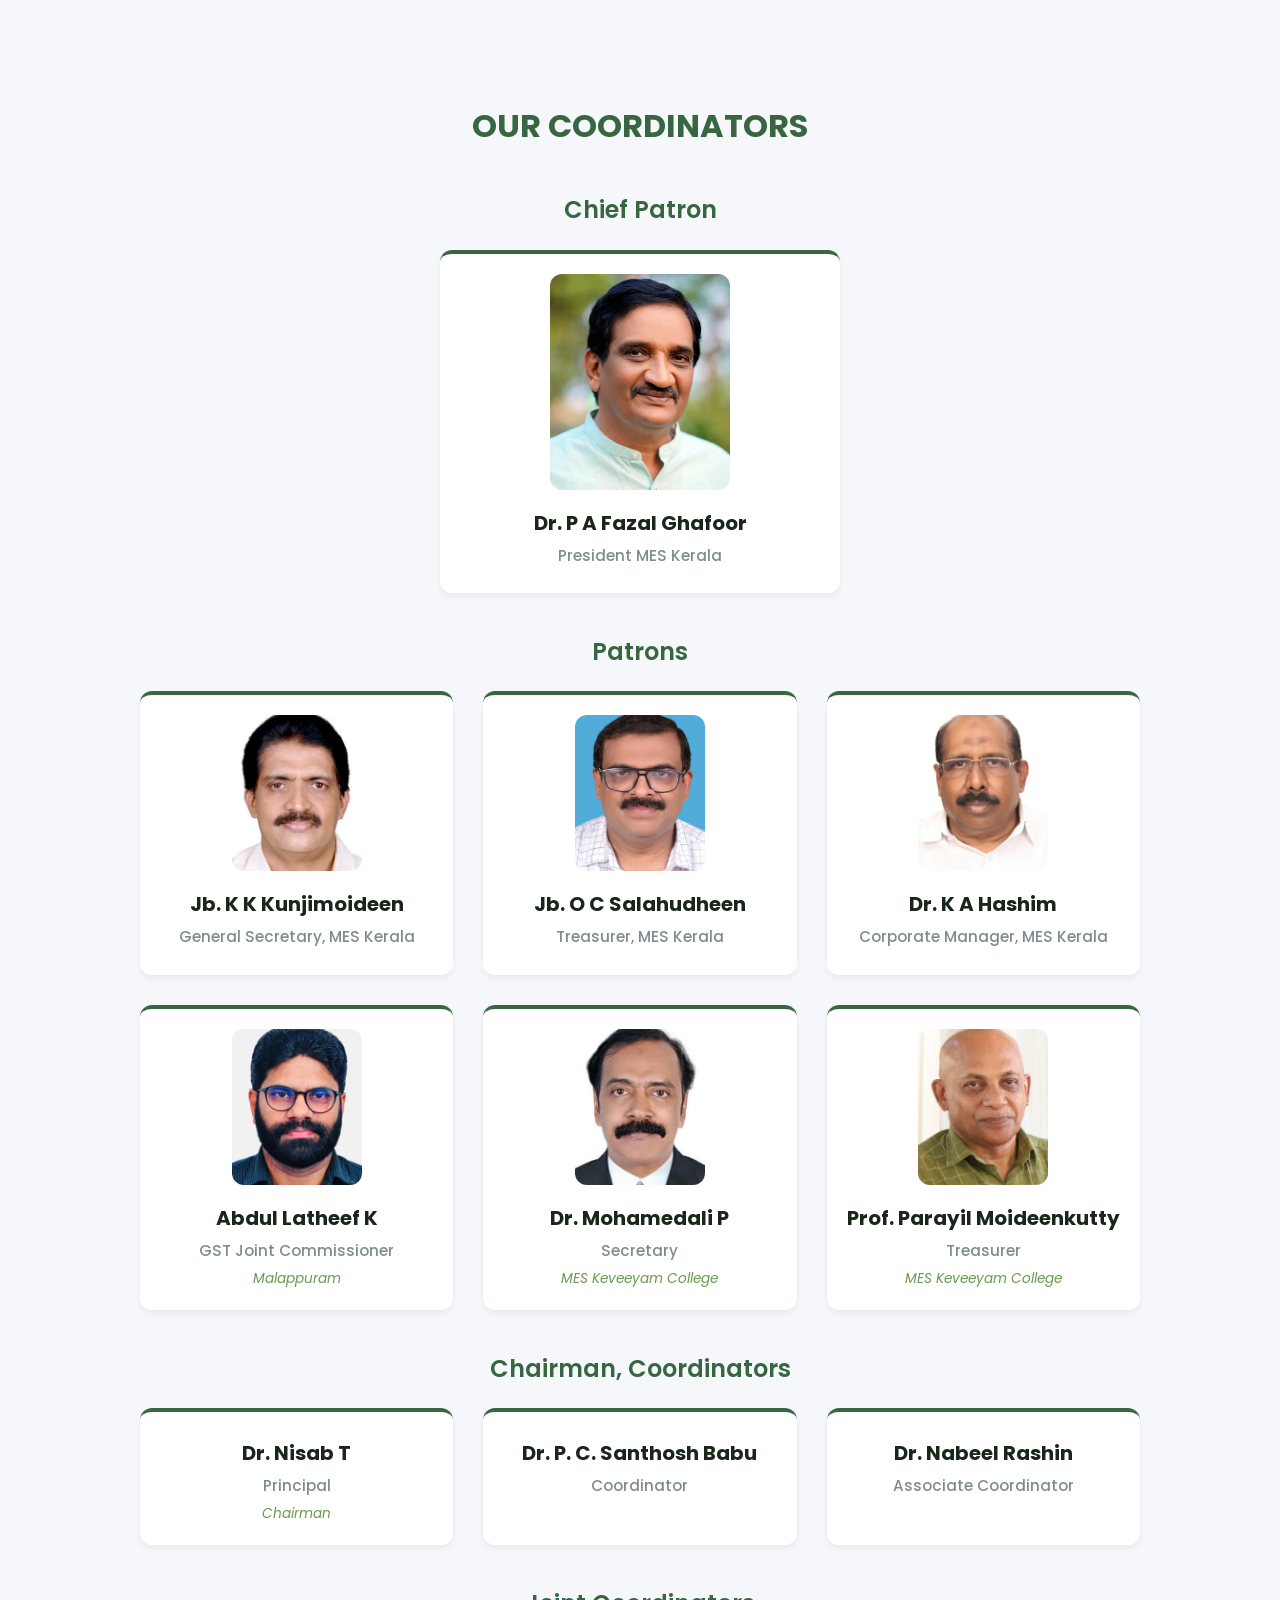
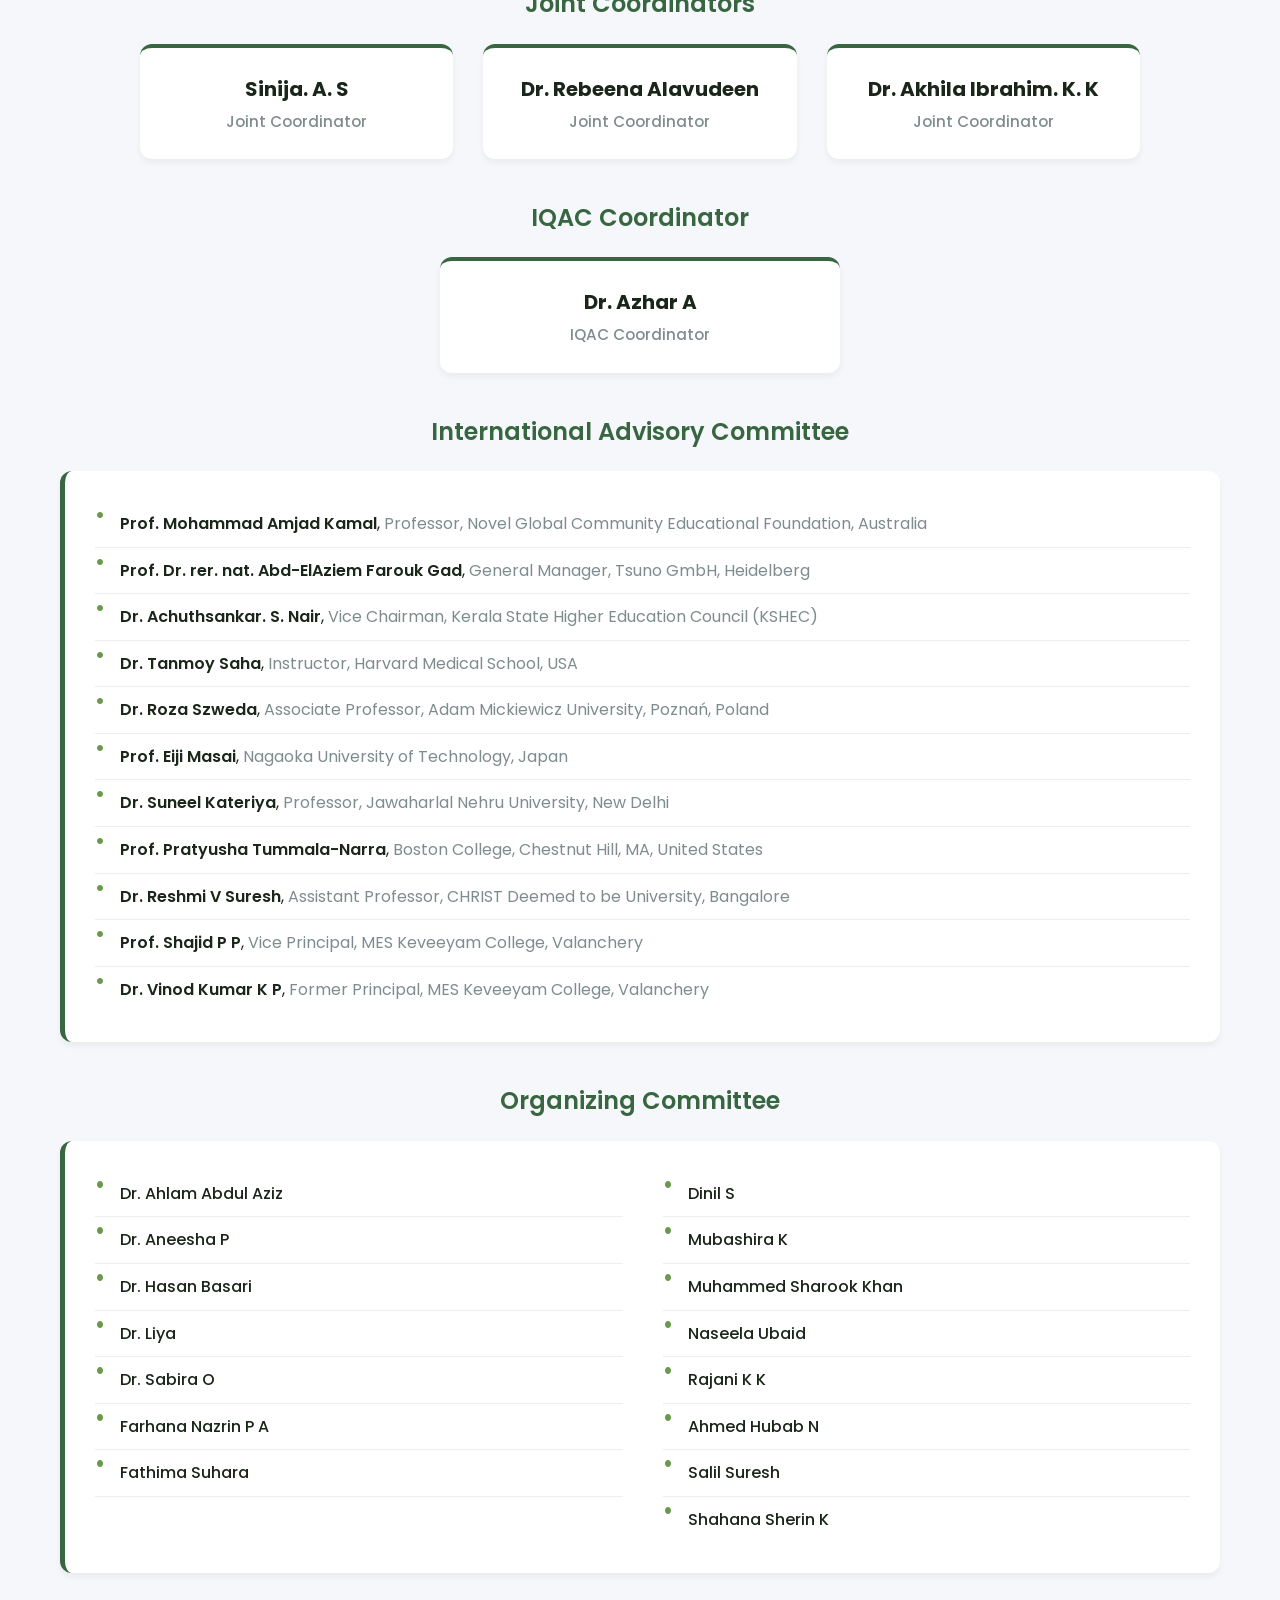
<file: coordinators.html>
<!DOCTYPE html>
<html lang="en">
<head>
<meta charset="utf-8">
<meta name="viewport" content="width=device-width, initial-scale=1">
<title>INSIGHT 5.0 – Patrons, coordinators and committees</title>
<meta name="robots" content="noindex">
<link rel="preconnect" href="https://fonts.googleapis.com">
<link rel="preconnect" href="https://fonts.gstatic.com" crossorigin>
<link href="https://fonts.googleapis.com/css2?family=Poppins:wght@400;500;600;700&display=swap" rel="stylesheet">
<style>
    /* Global Reset for better sizing */
    *,
    *::before,
    *::after {
        box-sizing: border-box;
    }

    :root {
        --primary-blue: #386641;
        /* Visible Forest Green */
        --accent-blue: #6a994e;
        /* Lighter Green */
        --light-bg: #f5f7fa;
        --card-bg: #ffffff;
        --text-dark: #1b261b;
        --text-light: #7f8c8d;
        --border-radius: 12px;
        --shadow: 0 4px 6px rgba(0, 0, 0, 0.05);
        --shadow-hover: 0 10px 15px rgba(0, 0, 0, 0.1);
    }

    body {
        font-family: 'Poppins', Arial, Helvetica, sans-serif;
        /* Prioritize Poppins as per import */
        background-color: var(--light-bg);
        color: var(--text-dark);
        margin: 0;
        padding: 0;
        line-height: 1.6;
    }

    .container {
        max-width: 1200px;
        margin: 0 auto;
        padding: 40px 20px;
    }

    /* Section Titles */
    .category-title {
        text-align: center;
        color: var(--primary-blue);
        margin-top: 40px;
        margin-bottom: 20px;
        font-weight: 600;
        /* Consistent weight */
        font-size: 1.5rem;
        /* Adjusted for hierarchy */
    }

    .section-title {
        text-align: center;
        color: var(--primary-blue);
        font-size: 2rem;
        /* Distinct size */
        margin-bottom: 30px;
        margin-top: 60px;
        font-weight: 700;
        text-transform: uppercase;
    }

    /* Card Styles */
    .card {
        background: var(--card-bg);
        border-radius: var(--border-radius);
        box-shadow: var(--shadow);
        padding: 20px;
        text-align: center;
        transition: transform 0.3s ease, box-shadow 0.3s ease;
        border-top: 4px solid var(--primary-blue);
        height: 100%;
        display: flex;
        flex-direction: column;
        align-items: center;
        justify-content: center;
    }

    .card:hover {
        transform: translateY(-5px);
        box-shadow: var(--shadow-hover);
    }

    .card-name {
        font-size: 1.25rem;
        font-weight: 700;
        color: var(--text-dark);
        margin: 5px 0;
    }

    .card-designation {
        font-size: 0.95rem;
        color: var(--text-light);
        font-weight: 500;
        margin-bottom: 5px;
    }

    .card-role {
        font-size: 0.85rem;
        color: var(--accent-blue);
        font-style: italic;
    }


    /* Grids */
    .grid-1 {
        display: flex;
        justify-content: center;
    }

    .chief-card {
        max-width: 400px;
        width: 100%;
    }

    .grid-3 {
        display: grid;
        grid-template-columns: repeat(3, 1fr);
        gap: 30px;
        max-width: 1000px;
        margin: 0 auto;
    }

    .grid-2 {
        display: grid;
        grid-template-columns: repeat(2, 1fr);
        gap: 30px;
        max-width: 800px;
        margin: 0 auto;
    }

    /* Lists */
    .list-section {
        background: var(--card-bg);
        padding: 30px;
        border-radius: var(--border-radius);
        box-shadow: var(--shadow);
        border-left: 5px solid var(--primary-blue);
        margin-top: 20px;
    }

    .bullet-list {
        list-style: none;
        padding: 0;
        margin: 0;
    }

    .bullet-list li {
        padding: 10px 0;
        border-bottom: 1px solid #eee;
        position: relative;
        padding-left: 25px;
    }

    .bullet-list li:last-child {
        border-bottom: none;
    }

    .bullet-list li::before {
        content: '•';
        color: var(--accent-blue);
        font-size: 1.5rem;
        position: absolute;
        left: 0;
        top: 2px;
        line-height: 1;
    }

    .multi-col-list {
        column-count: 2;
        column-gap: 40px;
    }

    .multi-col-list li {
        font-weight: 500;
        break-inside: avoid;
        /* Prevent split lines */
    }

    /* Responsive */
    @media (max-width: 900px) {
        .grid-3 {
            grid-template-columns: repeat(2, 1fr);
        }
    }

    @media (max-width: 600px) {

        .grid-3,
        .grid-2 {
            grid-template-columns: 1fr;
        }

        .section-title {
            font-size: 1.8rem;
        }

        .multi-col-list {
            column-count: 1;
        }

        .container {
            padding: 15px 10px;
        }

        .card {
            padding: 15px;
        }

        .card-name {
            font-size: 1.1rem;
        }
    }

    .avatar { display: block; width: 130px; height: 156px; object-fit: cover; border-radius: var(--border-radius); margin: 0 auto 12px; background: #e8ede6; }
    .avatar-lg { width: 180px; height: 216px; }
    .grid-3 .card, .grid-2 .card { justify-content: flex-start; }
    .advisory li b { font-weight: 600; }
    .advisory li span { color: var(--text-light); }
    @media (prefers-reduced-motion: reduce) { .card, .card:hover { transition: none; transform: none; } }
</style>
</head>
<body>
<div class="container">
    <h1 class="section-title">Our Coordinators</h1>

    <h2 class="category-title">Chief Patron</h2>
    <div class="grid-1">
        <div class="card chief-card">
            <img class="avatar avatar-lg" src="assets/people/fazal.webp" alt="Dr. P A Fazal Ghafoor" width="180" height="216" decoding="async">
            <div class="card-name">Dr. P A Fazal Ghafoor</div>
            <div class="card-designation">President MES Kerala</div>
        </div>
    </div>

    <h2 class="category-title">Patrons</h2>
    <div class="grid-3">
        <div class="card">
            <img class="avatar" src="assets/people/kunjimoideen.webp" alt="Jb. K K Kunjimoideen" loading="lazy" decoding="async" width="130" height="156"><div class="card-name">Jb. K K Kunjimoideen</div>
            <div class="card-designation">General Secretary, MES Kerala</div>
        </div>
        <div class="card">
            <img class="avatar" src="assets/people/salahudheen.webp" alt="Jb. O C Salahudheen" loading="lazy" decoding="async" width="130" height="156"><div class="card-name">Jb. O C Salahudheen</div>
            <div class="card-designation">Treasurer, MES Kerala</div>
        </div>
        <div class="card">
            <img class="avatar" src="assets/people/hashim.webp" alt="Dr. K A Hashim" loading="lazy" decoding="async" width="130" height="156"><div class="card-name">Dr. K A Hashim</div>
            <div class="card-designation">Corporate Manager, MES Kerala</div>
        </div>
        <div class="card">
            <img class="avatar" src="assets/people/latheef.webp" alt="Abdul Latheef K" loading="lazy" decoding="async" width="130" height="156"><div class="card-name">Abdul Latheef K</div>
            <div class="card-designation">GST Joint Commissioner</div>
            <div class="card-role">Malappuram</div>
        </div>
        <div class="card">
            <img class="avatar" src="assets/people/mohamedali.webp" alt="Dr. Mohamedali P" loading="lazy" decoding="async" width="130" height="156"><div class="card-name">Dr. Mohamedali P</div>
            <div class="card-designation">Secretary</div>
            <div class="card-role">MES Keveeyam College</div>
        </div>
        <div class="card">
            <img class="avatar" src="assets/people/moideenkutty.webp" alt="Prof. Parayil Moideenkutty" loading="lazy" decoding="async" width="130" height="156"><div class="card-name">Prof. Parayil Moideenkutty</div>
            <div class="card-designation">Treasurer</div>
            <div class="card-role">MES Keveeyam College</div>
        </div>
    </div>

    <h2 class="category-title">Chairman, Coordinators</h2>
    <div class="grid-3">
        <div class="card">
            <div class="card-name">Dr. Nisab T</div>
            <div class="card-designation">Principal</div>
            <div class="card-role">Chairman</div>
        </div>
        <div class="card">
            <div class="card-name">Dr. P. C. Santhosh Babu</div>
            <div class="card-designation">Coordinator</div>
        </div>
        <div class="card">
            <div class="card-name">Dr. Nabeel Rashin</div>
            <div class="card-designation">Associate Coordinator</div>
        </div>
    </div>

    <h2 class="category-title">Joint Coordinators</h2>
    <div class="grid-3">
        <div class="card">
            <div class="card-name">Sinija. A. S</div>
            <div class="card-designation">Joint Coordinator</div>
        </div>
        <div class="card">
            <div class="card-name">Dr. Rebeena Alavudeen</div>
            <div class="card-designation">Joint Coordinator</div>
        </div>
        <div class="card">
            <div class="card-name">Dr. Akhila Ibrahim. K. K</div>
            <div class="card-designation">Joint Coordinator</div>
        </div>
    </div>

    <h2 class="category-title">IQAC Coordinator</h2>
    <div class="grid-1">
        <div class="card" style="max-width: 400px; width:100%">
            <div class="card-name">Dr. Azhar A</div>
            <div class="card-designation">IQAC Coordinator</div>
        </div>
    </div>

    <h2 class="category-title">International Advisory Committee</h2>
    <div class="list-section">
        <ul class="bullet-list advisory">
            <li><b>Prof. Mohammad Amjad Kamal</b>, <span>Professor, Novel Global Community Educational Foundation, Australia</span></li>
            <li><b>Prof. Dr. rer. nat. Abd-ElAziem Farouk Gad</b>, <span>General Manager, Tsuno GmbH, Heidelberg</span></li>
            <li><b>Dr. Achuthsankar. S. Nair</b>, <span>Vice Chairman, Kerala State Higher Education Council (KSHEC)</span></li>
            <li><b>Dr. Tanmoy Saha</b>, <span>Instructor, Harvard Medical School, USA</span></li>
            <li><b>Dr. Roza Szweda</b>, <span>Associate Professor, Adam Mickiewicz University, Poznań, Poland</span></li>
            <li><b>Prof. Eiji Masai</b>, <span>Nagaoka University of Technology, Japan</span></li>
            <li><b>Dr. Suneel Kateriya</b>, <span>Professor, Jawaharlal Nehru University, New Delhi</span></li>
            <li><b>Prof. Pratyusha Tummala-Narra</b>, <span>Boston College, Chestnut Hill, MA, United States</span></li>
            <li><b>Dr. Reshmi V Suresh</b>, <span>Assistant Professor, CHRIST Deemed to be University, Bangalore</span></li>
            <li><b>Prof. Shajid P P</b>, <span>Vice Principal, MES Keveeyam College, Valanchery</span></li>
            <li><b>Dr. Vinod Kumar K P</b>, <span>Former Principal, MES Keveeyam College, Valanchery</span></li>
        </ul>
    </div>

    <h2 class="category-title">Organizing Committee</h2>
    <div class="list-section">
        <ul class="bullet-list multi-col-list">
            <li>Dr. Ahlam Abdul Aziz</li>
            <li>Dr. Aneesha P</li>
            <li>Dr. Hasan Basari</li>
            <li>Dr. Liya</li>
            <li>Dr. Sabira O</li>
            <li>Farhana Nazrin P A</li>
            <li>Fathima Suhara</li>
            <li>Dinil S</li>
            <li>Mubashira K</li>
            <li>Muhammed Sharook Khan</li>
            <li>Naseela Ubaid</li>
            <li>Rajani K K</li>
            <li>Ahmed Hubab N</li>
            <li>Salil Suresh</li>
            <li>Shahana Sherin K</li>
        </ul>
    </div>
</div>
</body>
</html>
</file>
<file: css/style.css>
/* Insight 2025 – static replica.
   Layout model (same as the Wix original): every block is placed at left:50% + offset
   inside a full-width section, so the design stays centered on any screen width. */

:root {
  /* Three fonts used by the original (Avenir LT, Nimbus Sans Condensed, Lulo Clean One Bold)
     are Wix-licensed and cannot be reused off-Wix. These are the closest free matches;
     replace them here if you have licensed copies. */
  --font-lulo: 'Krona One', sans-serif;
  --font-avenir: 'Nunito Sans', sans-serif;
  --font-nimbus: Poppins,Arial,sans-serif;
}

*, *::before, *::after { box-sizing: border-box; }

html {
  scroll-padding-top: 84px; /* sticky header height */
}

body {
  margin: 0;
  min-width: 0;
  background: #fff;
  -webkit-font-smoothing: antialiased;
  text-rendering: optimizeLegibility;
}

@media (prefers-reduced-motion: no-preference) { html { scroll-behavior: smooth; } }

h1, h2, h3, p { margin: 0; font-weight: inherit; }
a { color: inherit; }
img { border: 0; }

.a { position: absolute; }

/* ---------------------------------------------------------------- sections */
.sec { position: relative; width: 100%; overflow: hidden; }
.bgimg {
  position: absolute; left: 0; top: 0; width: 100%; height: 100%;
  object-fit: cover; display: block;
}
.wv {
  position: absolute; left: 0; width: 100%;
  background-repeat: repeat-x;
  background-position: 50% 100%;
  background-size: 100% 100%;
  pointer-events: none;
}

/* ----------------------------------------------------------------- buttons */
.btn, .btn2, .pill, .up {
  display: flex; align-items: center; justify-content: center;
  text-decoration: none; cursor: pointer;
}
.t-btn {
  font-family: Poppins,sans-serif; font-weight: 700; text-transform: uppercase;
  white-space: nowrap; line-height: normal;
}
.btn { transition: background-color .2s, border-color .2s, color .2s; }
.pill {
  background: #CFE6C2; border: .57px solid #293323; border-radius: 120px;
  transition: background-color .2s, color .2s;
}
.pill span {
  font-family: 'Poppins', sans-serif; font-weight: 700; font-size: 13px;
  letter-spacing: 1.3px; color: #293323; white-space: nowrap; line-height: normal;
}
.btn2 { background: #7B996A; border-radius: 10px; transition: background-color .2s; }
.btn2 span {
  font-family: 'Poppins', sans-serif; font-weight: 600; font-size: 16px;
  color: #000; white-space: nowrap; line-height: normal;
}

/* ------------------------------------------------------------- topic lists */
.lst { position: absolute; inset: 0; margin: 0; padding: 0; list-style: disc outside; pointer-events: none; }
.li { display: list-item; margin: 0; }
.t-li {
  font-family: 'Poppins', sans-serif; font-weight: 600; font-size: 16px; color: #fff;
}
.panel { pointer-events: none; }

/* ----------------------------------------------------------------- sliders */
.gal { overflow: hidden; }
.gal-scroll {
  height: 100%;
  overflow-x: auto; overflow-y: hidden;
  padding-right: 10px;
  scrollbar-width: none;
  -webkit-overflow-scrolling: touch;
}
.gal-scroll::-webkit-scrollbar { display: none; }

.spk-row { display: flex; gap: 10px; scroll-snap-type: x mandatory; }
.si { flex: 0 0 242px; width: 242px; height: 513px; margin: 0; scroll-snap-align: start; }
.si img { display: block; width: 242px; height: 323px; object-fit: cover; -webkit-user-drag: none; }
.si figcaption { height: 190px; padding: 15px 4px; text-align: center; color: #293323; overflow: hidden; }
.sr { font-family: 'Poppins', sans-serif; font-weight: 700; font-size: 12px; line-height: 16px; letter-spacing: 1.2px; text-transform: uppercase; margin-bottom: 4px; }
.st {
  font-family: var(--font-avenir); font-weight: 800; font-size: 22px; line-height: 27px;
  letter-spacing: -.01em; margin-bottom: 6px;
}
.sd {
  font-family: var(--font-avenir); font-weight: 300; font-size: 15px; line-height: 18px;
  white-space: nowrap;
}
.sd span { white-space: normal; }

.gal-grid {
  display: grid; grid-auto-flow: column;
  grid-template-rows: repeat(3, 145px); grid-auto-columns: 145px; gap: 10px;
}
.gi { display: block; width: 145px; height: 145px; overflow: hidden; }
.gi img { display: block; width: 100%; height: 100%; object-fit: cover; -webkit-user-drag: none; }

.ar {
  position: absolute; z-index: 2; padding: 0; border: 0; background: none; cursor: pointer;
  width: 23px; height: 39px; transform: translateY(-50%);
}
.ar-l { transform: translateY(-50%) scaleX(-1); }
.ar[hidden] { display: none; }
.spk-gal .ar { height: 35px; }
.ar-svg { display: block; fill: #CFE6C2; filter: drop-shadow(0 0 2px rgba(0, 0, 0, .35)); transform-origin: 0 0; }

/* -------------------------------------------------------------- coordinators */
.coordsec { height: auto; background: #f5f7fa; }
.coord { position: relative; display: block; width: 100%; height: 2600px; border: 0; background: #f5f7fa; }

/* ----------------------------------------------------------------- gallery title */
.gtitle {
  font-family: var(--font-avenir); font-weight: 800; font-size: 99.6px; line-height: 122px;
  letter-spacing: -.01em; text-align: center; margin: 0;
  color: transparent;
  background-image:
    radial-gradient(circle at 60.75% 73%, rgb(255, 204, 0) 0%, 17.5%, rgba(255, 204, 0, 0) 35%),
    radial-gradient(circle at 94.4167% 20.3333%, rgb(255, 204, 0) 0%, 17.5%, rgba(255, 204, 0, 0) 35%),
    radial-gradient(circle at 38.0833% 52.3333%, rgb(207, 230, 194) 0%, 20%, rgba(207, 230, 194, 0) 40%),
    radial-gradient(circle at 84.4167% 62.3333%, rgba(164, 204, 141, 0.99) 0%, 25%, rgba(164, 204, 141, 0) 50%),
    radial-gradient(circle at 11.75% 76.3333%, rgb(255, 204, 0) 0%, 42%, rgba(255, 204, 0, 0) 70%),
    radial-gradient(circle at 94.4167% 81%, rgb(41, 51, 35) 0%, 42%, rgba(41, 51, 35, 0) 70%),
    radial-gradient(circle at 48.9014% 49.5215%, rgb(207, 230, 194) 0%, 100%, rgba(207, 230, 194, 0) 100%);
  -webkit-background-clip: text; background-clip: text;
  white-space: nowrap;
}

/* ----------------------------------------------------------------- contact */
.map { border: 0; display: block; }
.up { background: #A4CC8D; border-radius: 200px; transition: background-color .2s; }
.up svg { fill: #fff; display: block; }

/* justified paragraph rendered line-by-line so the breaks match the original exactly */
.jl { display: block; text-align: justify; text-align-last: justify; }
.jlast { text-align-last: left; }

/* ------------------------------------------------------------------- hover
   Values copied from the original site's :hover rules (all with .2s transitions). */
.btn:hover { background: #CFE6C2; border-color: #293323; }
.btn:hover .t-btn { color: #293323; font-family: var(--font-nimbus); font-weight: 400; font-size: 14px; }
.pill:not(.pill-static):hover { background: #293323; border-radius: 12px; }
.pill:not(.pill-static):hover span { color: #CFE6C2; font-size: 17px; font-weight: 700; font-style: italic; }
.btn2:hover { background: #fff; border-radius: 20px; }

/* ------------------------------------------------------------ about (flow layout) */
.about { height: auto; }
.about-flow { position: relative; width: 818px; max-width: calc(100% - 40px); margin: 0 auto; padding: 124px 0 180px; text-align: center; }
.about-logo { display: inline-block; background: #fff; border-radius: 20px; padding: 14px 24px; }
.about-logo img { display: block; width: 340px; height: auto; max-width: 100%; }
.about-h { font-family: 'Poppins', sans-serif; font-weight: 700; font-size: 18px; letter-spacing: .9px; text-transform: uppercase; color: #293323; margin: 36px 0 10px; }
.about-p { font-family: var(--font-nimbus); font-weight: 400; font-size: 23px; line-height: 34.5px; letter-spacing: -.03em; color: #293323; margin: 0 0 12px; }
.about-tracks { display: flex; flex-wrap: wrap; justify-content: center; gap: 20px; margin-top: 52px; }
.pill-static { display: inline-flex; height: 40px; padding: 0 28px; cursor: default; }
.about-btn { width: 142px; height: 40px; margin: 32px auto 0; }

/* ------------------------------------------------------------ accessibility */
.skip { position: absolute; left: 8px; top: -60px; z-index: 100; background: #293323; color: #fff; padding: 10px 16px; border-radius: 8px; font: 600 14px 'Poppins', sans-serif; text-decoration: none; }
.skip:focus { top: 8px; }
a:focus-visible, button:focus-visible { outline: 3px solid #293323; outline-offset: 2px; }
.sec .btn:focus-visible { outline-color: #fff; }
</file>
<file: css/generated.css>
/* text styles generated by build/build2.py */
</file>
<file: css/mobile.css>
/* Mobile layout (<768px): 320px design width, scaled to the screen width by js/main.js. Generated by build/mobile2.py */
#m{display:none}
@media (max-width:767px){
body{min-width:0}body>*:not(#m):not(script):not(#pf){display:none!important}html{scroll-padding-top:0}
#m{display:block;width:320px;overflow:clip;position:relative;margin:0;font-family:"Nunito Sans","Avenir",Arial,sans-serif;color:#293323;background:#a4cc8d}
#m *{box-sizing:border-box}#m h1,#m h2,#m h3,#m p{margin:0}#m a{color:inherit}
#m .mh{position:relative;height:0;z-index:50}
#m .mbar{position:absolute;left:0;top:0;width:320px;height:56px;background:#A2C98A;display:flex;align-items:center;justify-content:space-between;padding:0 10px}
#m .mbar::after{content:"";position:absolute;left:0;right:0;top:100%;height:10px;background:linear-gradient(#88B273 0 3px,#A2C98A 3px 4px,#5A8550 4px 7px,#A2C98A 7px 8px,#15302B 8px 10px)}#m .hl{display:flex;align-items:center;gap:8px;background:#F4F8F2;padding:3px 9px;border-radius:9px}#m .hl .vd{width:1px;height:24px;background:#cdd7c9}
#m .hl img{display:block;height:30px;width:auto}#m .hl img.ins{height:23px}#m .hl a{display:block;line-height:0}
#m .hero{position:relative;height:590px;margin-top:0;padding-top:56px;background:#112e20;overflow:hidden}
#m .hbg{position:absolute;left:0;top:56px;width:320px;height:534px;object-fit:cover;opacity:.85}
#m .hc{position:absolute;left:0;top:56px;width:320px;height:534px;display:flex;flex-direction:column;align-items:center;padding:72px 14px 0;color:#fff;text-align:center;font-family:Poppins,sans-serif}
#m h1{font:700 28px/32px Poppins,sans-serif;text-wrap:balance;max-width:290px}#m .hc h2{font:600 19px/24px Poppins,sans-serif;margin-top:8px;text-wrap:balance}
#m .tag{font:600 11px/15px Poppins,sans-serif;letter-spacing:.6px;margin-top:16px}#m .dt{font:700 13px/18px Poppins,sans-serif;margin-top:12px;padding:6px 16px;border:1px solid rgba(216,235,208,.55);background:rgba(15,36,32,.45);border-radius:999px}
#m .trk{font:600 10px/16px Poppins,sans-serif;margin-top:14px;color:#d8ebd0}
#m .btns{display:flex;flex-direction:column;gap:10px;margin-top:24px;width:236px}
#m .bt{white-space:nowrap;display:flex;align-items:center;justify-content:center;min-height:44px;padding:8px 14px;background:#293323;color:#cfe6c2!important;border:2px solid #7b996a;border-radius:10px;font:700 10px/12px Poppins,sans-serif;letter-spacing:1px;text-transform:uppercase;text-decoration:none}#m .bt.p{background:#a2c98a;border-color:#a2c98a;color:#0f2420!important}#m .bt.o{background:transparent;border-color:#d8ebd0;color:#d8ebd0!important}


#m .green{background:#a4cc8d}#m .dark{background:#112e20;color:#fff}
#m .about{position:relative;padding:58px 20px 36px;text-align:center}#m .about::before{content:"";position:absolute;left:0;right:0;top:-1px;height:44px;background:url(../assets/waves/clean.svg) 0 0/100% 100% no-repeat}#m .lg img{display:block;margin:0 auto 18px;width:170px;height:auto;background:#fff;padding:8px 12px;border-radius:12px}
#m .org{font:700 10px/16px Poppins,sans-serif;margin-bottom:18px}#m h3{font:700 12px/18px Poppins,sans-serif;letter-spacing:1.3px;text-transform:uppercase;margin:16px 0 8px}
#m .j{font-size:14px;line-height:22px;text-align:justify;color:#1f1f1f}
#m .pls{display:flex;flex-wrap:wrap;gap:8px;justify-content:center;margin-top:20px}
#m .pl{padding:4px 12px;border:.6px solid #293323;border-radius:120px;background:#cfe6c2;font:700 11px/14px Poppins,sans-serif;letter-spacing:1.3px;text-transform:uppercase}
#m .an{font:400 34px/42px Anton,sans-serif;text-align:center;color:#fff;margin:0 0 14px;text-transform:uppercase}#m .an.w,#m .pub .an{color:#fff}#m .pub .an+.c{margin-top:0}
#m .dark>.an{padding-top:30px}#m .pub{padding:30px 16px 40px}#m .pub .an:not(:first-child){color:#1f1f1f;margin-top:26px}
#m .c{text-align:center;font:400 13px/20px "Nunito Sans",Arial,sans-serif;color:#1f1f1f;margin-bottom:12px}#m .c b{font-weight:700}#m .c.d{font-size:15px;line-height:22px;margin-bottom:8px}
#m .acc{font-size:14px;line-height:26px}
#m .fee{width:100%;border-collapse:collapse;background:#7b996a;border:1px solid #293323;border-radius:10px;overflow:hidden;margin-top:14px;color:#1f1f1f;font:400 14px/30px "Nunito Sans",Arial,sans-serif}
#m .fee th{font:400 12px/32px "Nunito Sans",Arial,sans-serif;padding-top:10px}#m .fee td,#m .fee th{text-align:center}#m .fee td:first-child,#m .fee th:first-child{text-align:left;padding-left:12px}#m .fee td,#m .fee th{padding-right:4px}
#m .disc{font:700 13px/20px "Nunito Sans",Arial,sans-serif;text-align:center;margin:0;padding:6px 0 12px;background:#7b996a;border:1px solid #293323;border-top:0;border-radius:0 0 10px 10px;color:#1f1f1f}
#m .bs{display:flex;flex-direction:column;align-items:center;gap:10px;margin-top:14px}
#m .sw{position:relative}#m .strip{overflow-x:auto;overflow-y:hidden;scrollbar-width:none;-webkit-overflow-scrolling:touch;display:flex;gap:10px;padding:0 20px 26px;scroll-snap-type:x proximity;scroll-padding-left:20px}#m .strip::-webkit-scrollbar{display:none}
#m .sc{flex:0 0 186px;margin:0;scroll-snap-align:start;background:#8bb07c;color:#293323;text-align:center;font-family:"Nunito Sans",Arial,sans-serif}
#m .sc img{display:block;width:186px;height:232px;object-fit:cover}#m .sc figcaption{padding:10px 6px 14px;font-size:12px;line-height:16px}
#m .sc figcaption b{display:block;font-size:15px;line-height:19px;margin-bottom:6px}#m .sr{display:block;font:700 9px/12px Poppins,sans-serif;letter-spacing:1.3px;text-transform:uppercase;margin-bottom:4px}
#m .galm .strip{padding-bottom:30px}#m .galm .strip img{flex:0 0 auto;width:96px;height:92px;object-fit:cover}
#m .gt{font:800 38px/48px "Nunito Sans",sans-serif;text-align:center;padding:30px 0 14px;background:linear-gradient(90deg,#cfe6c2,#a4cc8d);-webkit-background-clip:text;background-clip:text;color:transparent}
#m .ar{position:absolute;top:45%;width:30px;height:30px;padding:0;border:0;border-radius:50%;background:rgba(17,46,32,.55);color:#cfe6c2;cursor:pointer;z-index:3}#m .ar svg{width:100%;height:100%}#m .ar-r{right:6px}#m .ar-l{left:6px}#m .ar[hidden]{display:none}
#m .coordsec-m{background:#f6f8fb;line-height:0}#m .coord{display:block;width:320px;border:0}
#m .contact{padding:0 20px 36px;font:400 14px/24px "Nunito Sans",Arial,sans-serif}#m .contact .an{padding-top:30px}#m .contact h3{font:400 22px/28px "Nunito Sans",Arial,sans-serif;letter-spacing:0;text-transform:none;margin:18px 0 8px}#m .contact p{margin-bottom:6px}
#m .mburger{width:44px;height:44px;border:1px solid #5A8550;border-radius:8px;background:#F4F8F2;display:flex;flex-direction:column;justify-content:center;align-items:center;gap:4px;padding:0;cursor:pointer}
#m .mburger span{display:block;width:18px;height:2px;background:#15302b;border-radius:2px;transition:transform .2s,opacity .2s}
#m .mburger[aria-expanded=true] span:nth-child(1){transform:translateY(6px) rotate(45deg)}#m .mburger[aria-expanded=true] span:nth-child(2){opacity:0}#m .mburger[aria-expanded=true] span:nth-child(3){transform:translateY(-6px) rotate(-45deg)}
#m .mmenu{position:absolute;left:0;right:0;top:56px;background:#A2C98A;padding:6px 16px 24px;display:flex;flex-direction:column;z-index:2;border-top:1px solid #88B273;box-shadow:0 12px 20px rgba(21,48,43,.2)}#m .mmenu[hidden]{display:none}
#m .mmenu a,#m .mdd>button{display:flex;align-items:center;min-height:48px;width:100%;padding:0 6px;font:500 15px/1.2 Poppins,sans-serif;color:#15302B;text-decoration:none;background:none;border:0;border-bottom:1px solid #88B273;text-align:left;cursor:pointer}#m .mmenu a:active,#m .mdd>button:active{background:#B4D89C}#m .mdd>button{justify-content:space-between}#m .mdd>button::after{content:"";width:6px;height:6px;border:solid currentColor;border-width:0 1.5px 1.5px 0;transform:rotate(45deg);margin-right:4px}#m .mdd>button[aria-expanded=true]::after{transform:rotate(-135deg)}#m .mdd-l{padding-left:14px;background:#F4F8F2}#m .mdd-l[hidden]{display:none}

#m .mmenu a.mcta{background:#15302B;color:#fff;justify-content:center;margin-top:16px;border:0;border-radius:6px;min-height:46px}
#m .mh.open{opacity:1!important;pointer-events:auto!important}#m .mh.scrolled .mbar{box-shadow:0 2px 8px rgba(21,48,43,.12)}
#m .sf p{margin:0 0 10px}#m .sf h3{font:700 13px/1.2 Poppins,sans-serif;letter-spacing:1.3px;margin:0 0 12px;color:#112e20}#m .sf h3.gap{margin-top:22px}#m .sf-c{margin:28px 0 0}#m .sf a{border-bottom:1px solid rgba(41,51,35,.35)}#m .sf .hlogos a,#m .sf .sf-soc a{border:0}#m .sf .hlogos{display:inline-flex}#m .sf .hlogos img{height:36px!important}#m .sf .hlogos a:last-child img{height:26px!important}#m .sf-soc a{display:flex;color:#cfe6c2}#m .mfoot .sf{padding:36px 20px 24px;font-size:14px}#m .mfoot .sf-in{grid-template-columns:1fr;gap:26px}#m .mfoot .sf-c{font-size:12px;margin-top:28px}#m .mfoot .sf-brand .hlogos{transform-origin:0 0}
#m .mtop{position:fixed;right:20px;bottom:30px;width:43px;height:43px;border-radius:50%;padding:0;border:1px solid #293323;background:#cfe6c2;display:flex;align-items:center;justify-content:center;cursor:pointer;z-index:60}#m .mtop[hidden]{display:none}
#m .subj{background:#112e20;padding:56px 24px 4px;text-align:center}
#m .subj-h{font:400 50px/1.1 Anton,sans-serif;color:#fff;margin:0 0 24px;text-transform:uppercase}
#m .subj-l{list-style:none;margin:0 auto;padding:0;display:flex;flex-wrap:wrap;justify-content:center;gap:12px;max-width:900px}
#m .subj-l a{display:block;padding:11px 22px;border:1.5px solid #7b996a;border-radius:10px;color:#cfe6c2;font:700 14px/1.2 Poppins,sans-serif;letter-spacing:1.2px;text-transform:uppercase;text-decoration:none;transition:background .2s,color .2s}
#m .subj-l a:hover{background:#cfe6c2;color:#112e20}
#m .subj-l a:focus-visible{outline:2px solid #cfe6c2;outline-offset:2px}
#m .cs{background:#f6f8fb;color:#1f2a24;padding:56px 20px 64px;font-family:Poppins,Arial,sans-serif}
#m .cs-in{max-width:1000px;margin:0 auto}
#m .cs .cs-t{font:700 32px/1.2 Poppins,Arial,sans-serif;color:#2f6140;text-align:center;margin:0 0 30px;text-transform:uppercase}
#m .cs .cs-h{font:700 20px/1.3 Poppins,Arial,sans-serif;color:#2f6140;text-align:center;margin:34px 0 16px}
#m .cs .cs-g{display:grid;grid-template-columns:repeat(auto-fit,minmax(min(100%,210px),1fr));gap:16px;justify-items:stretch}
#m .cs .cs-g.one{grid-template-columns:minmax(0,320px);justify-content:center}
#m .cs .cs-card{background:#fff;border-radius:12px;border-top:4px solid #2f6140;box-shadow:0 2px 10px rgba(17,46,32,.08);padding:20px 16px;text-align:center;display:flex;flex-direction:column;align-items:center;min-width:0}
#m .cs .cs-av{display:block;width:130px;max-width:100%;height:156px;object-fit:cover;border-radius:10px;margin:0 0 12px;background:#e8ede6}
#m .cs .cs-av.lg{width:180px;height:216px}
#m .cs .cs-n{display:block;font-weight:700;font-size:16px;line-height:1.35;color:#1b241f;overflow-wrap:anywhere}
#m .cs .cs-d{display:block;font-size:13.5px;line-height:1.45;color:#66736c;margin-top:4px;overflow-wrap:anywhere}
#m .cs{padding:40px 16px 48px}
#m .cs .cs-t{font-size:24px}
#m .cs .cs-h{font-size:17px;margin-top:28px}

#m .subj-h{font-size:38px}
#m .subj{padding-top:44px}
#m .subj-l a{font-size:12.5px;padding:10px 16px}#m .ao{text-align:center;max-width:720px;margin:26px auto 0;font-family:Poppins,Arial,sans-serif;color:#15302B}
#m .ao p{margin:0}
#m .ao-by{font-size:12px;line-height:16px;font-weight:600;letter-spacing:.14em;text-transform:uppercase;color:#2f4a3a}
#m .ao-name{font-size:26px;line-height:34px;font-weight:700;color:#0F2420;margin-top:4px!important}
#m .ao-loc{font-size:16px;line-height:24px;font-weight:500;margin-top:2px!important}
#m .ao-naac{display:inline-block;margin-top:14px!important;padding:6px 16px;background:#F4F8F2;border:1px solid #5A8550;border-radius:999px;font-size:13.5px;line-height:20px;font-weight:600;color:#15302B}
#m .ao-assoc{font-size:14px;line-height:22px;font-weight:500;color:#1f3a2d;margin:14px auto 0!important;max-width:520px}
#m .ao-assoc b{font-weight:700}
#m .ao-rule{border:0;border-top:1px solid rgba(21,48,43,.28);max-width:720px;margin:34px auto 0}
#m .about-h{text-align:left;max-width:720px;margin:34px auto 12px!important;font:700 15px/1.3 Poppins,Arial,sans-serif;letter-spacing:.12em;text-transform:uppercase;color:#15302B}
#m .about-p{text-align:left!important;max-width:720px;margin:0 auto 16px!important;font:400 18px/1.75 "Nunito Sans",Arial,sans-serif;letter-spacing:0!important;color:#1f2a24;word-spacing:normal;hyphens:manual}
#m .cs .cs-dir{list-style:none;margin:0 auto;padding:0;max-width:1000px;display:grid;gap:12px 24px;grid-template-columns:repeat(3,minmax(0,1fr))}
#m .cs .cs-dir li{margin:0;padding:10px 16px;border:1px solid rgba(203,213,225,.85);background:rgba(248,250,252,.75);border-radius:10px;font:500 15px/1.4 Poppins,Arial,sans-serif;color:#15302B;overflow-wrap:anywhere;display:flex;flex-direction:column;justify-content:center;min-height:46px}
#m .cs .cs-dir.two{grid-template-columns:repeat(2,minmax(0,1fr))}
#m .cs .cs-dir li b{font-weight:600;color:#15302B}
#m .cs .cs-dir li span{display:block;margin-top:2px;font-size:13px;font-weight:400;color:#3d4d44}
#m .cs{background:#F4F8F2;position:relative}
#m .cs .cs-card{border:1px solid #C8DFBD;border-top:4px solid #112E20;box-shadow:none;border-radius:12px;background:#fff}
#m .cs .cs-av{object-fit:cover;object-position:top;border-radius:8px}
#m .cs .cs-dir li,#m .cs .cs-dir li b{color:#112E20}
#m .gl-in{position:relative;max-width:1240px;margin:0 auto;padding:0 24px}
#m .gl-eyebrow{font:700 13px/1 Poppins,Arial,sans-serif;letter-spacing:.3em;text-transform:uppercase;color:#D8EBD0;text-align:center;margin:0 0 10px}
#m .gl-h{font:800 clamp(34px,5vw,56px)/1.1 "Nunito Sans",Arial,sans-serif;color:#fff;text-align:center;margin:0}
#m .gl-sub{font:500 16px/1.4 Poppins,Arial,sans-serif;color:#D8EBD0;text-align:center;margin:12px 0 36px}
#m .gl-grid{display:grid;grid-template-columns:repeat(4,minmax(0,1fr));gap:16px}
#m .gl-item{display:block;padding:0;border:0;background:#0c2218;border-radius:10px;overflow:hidden;cursor:zoom-in;aspect-ratio:1/1;position:relative}
#m .gl-item img{display:block;width:100%;height:100%;object-fit:cover;transition:transform .3s ease}
#m .gl-item:hover img{transform:scale(1.05)}
#m .gl-item:focus-visible{outline:3px solid #D8EBD0;outline-offset:3px}
#m .js .gl-grid:not(.open) .x{display:none}
#m .gl-more{display:block;margin:30px auto 0;padding:12px 26px;border:2px solid #D8EBD0;border-radius:10px;background:transparent;color:#D8EBD0;font:600 13px/1 Poppins,Arial,sans-serif;letter-spacing:.12em;text-transform:uppercase;cursor:pointer;min-height:44px}
#m .gl-more:hover{background:rgba(216,235,208,.14)}
#m .no-js .gl-more{display:none}
#m .lb{position:fixed;inset:0;z-index:300;background:rgba(8,20,15,.94);display:flex;align-items:center;justify-content:center;padding:56px 64px}
#m .lb[hidden]{display:none}
#m .lb figure{margin:0;max-width:100%;max-height:100%;display:flex;flex-direction:column;align-items:center}
#m .lb img{display:block;max-width:100%;max-height:calc(100vh - 150px);width:auto;height:auto;border-radius:8px;background:#0c2218}
#m .lb figcaption{margin-top:12px;font:500 14px/1.3 Poppins,Arial,sans-serif;color:#D8EBD0}
#m .lb button{position:absolute;display:flex;align-items:center;justify-content:center;width:48px;height:48px;border:1px solid rgba(216,235,208,.5);border-radius:50%;background:rgba(17,46,32,.85);color:#fff;font:400 30px/1 Arial,sans-serif;cursor:pointer;padding:0}
#m .lb button:hover{background:#2f6d4c}
#m .lb button:focus-visible{outline:3px solid #D8EBD0;outline-offset:2px}
#m .lb .lb-x{top:14px;right:14px}
#m .lb .lb-p{left:10px;top:50%;transform:translateY(-50%)}
#m .lb .lb-n{right:10px;top:50%;transform:translateY(-50%)}
#m .cs .cs-g{display:flex;flex-wrap:wrap;justify-content:center;gap:16px}
#m .cs .cs-g .cs-card{flex:0 1 232px;min-width:0}
#m .cs .cs-g.one .cs-card{flex:0 1 320px}
#m section{position:relative}#m .wtop{height:34px}
#m .about{background:#A4CC8D}#m .ao-card{margin:0 -20px 24px;padding:26px 20px 24px;background:rgba(17,46,40,.06);border:0;border-bottom:1px solid rgba(17,46,40,.15);border-radius:0;color:#112E28}#m .ao-card .lg img{margin:0 auto 18px;padding:0;background:none;border-radius:0;width:190px;filter:drop-shadow(0 0 1px #fff) drop-shadow(0 0 2px rgba(255,255,255,.9))}#m .ao-card .ao{margin-top:0}#m .ao-card .ao-name,#m .ao-card .ao-loc,#m .ao-card .ao-assoc,#m .ao-card .ao-by{color:#112E28}#m .ao-card .ao-naac{background:transparent;border:1px solid rgba(17,46,40,.35);white-space:normal;max-width:100%;font-size:11px}
#m #speakers-m .strip{gap:12px;padding:0 16px 14px;scroll-padding-left:16px;scroll-snap-type:x mandatory}#m #speakers-m .sc{flex:0 0 212px;margin:0;scroll-snap-align:start;display:flex;flex-direction:column;background:#F4F8F2;color:#112E20;border:1px solid #D3E4CB;border-radius:14px;padding:8px 8px 14px;text-align:center;box-shadow:0 2px 8px rgba(17,46,32,.08);overflow:hidden}#m #speakers-m .sc img{display:block;width:100%;height:auto;aspect-ratio:4/5;object-fit:cover;object-position:top;border-radius:8px;border:1px solid rgba(17,46,32,.12)}#m #speakers-m .sc figcaption{padding:10px 2px 0;font:400 12px/16px 'Nunito Sans',Arial,sans-serif;color:#2b3d33;overflow-wrap:anywhere;display:flex;flex-direction:column;gap:4px}#m #speakers-m .sc figcaption b{display:block;font:700 15px/20px Poppins,Arial,sans-serif;color:#112E20;margin:0}#m #speakers-m .sr{font:700 10px/14px Poppins,Arial,sans-serif;letter-spacing:.12em;color:#3d6b2f;margin:0}#m #speakers-m .ar{width:36px;height:36px;top:32%;background:#112E20;color:#fff;border:1px solid rgba(17,46,32,.3)}#m #speakers-m .ar-l{left:4px}#m #speakers-m .ar-r{right:4px}
#m .dark#speakers-m{background:#EAF3E4;padding-top:48px}#m #speakers-m .an{color:#112E20;letter-spacing:.06em}#m #speakers-m .sc{background:#F4F8F2;color:#112E20;border:1px solid rgba(17,46,32,.15);border-radius:12px;overflow:hidden}#m #speakers-m .sc img{height:232px;object-position:top}
#m .pub{padding-top:60px}#m .pub .c{margin-bottom:18px}#m .fee{border-collapse:separate;border-spacing:0;border-radius:10px 10px 0 0;border-bottom:0;margin-top:18px;background:#7b996a}#m .disc{margin:0}#m .pub .an{color:#0F2420}
#m .galm{padding:64px 0 40px;background:#112E20}#m .gl-grid{grid-template-columns:repeat(2,minmax(0,1fr));gap:10px}#m .gl-in{padding:0 16px}#m .gl-h{font-size:34px}#m .gl-sub{margin-bottom:24px;font-size:13px}.js #m .gl-grid:not(.open) .gl-item:nth-child(n+5){display:none}#m .gl-item{aspect-ratio:4/3;border-radius:8px}
#m .contact{background:#0D261A;padding-top:60px}#m .contact .an{padding-top:0}
#m .pub{position:relative}
#m .cs{padding:36px 14px 40px}#m .cs .cs-t{font-size:22px;margin-bottom:14px}#m .cs .cs-h{font-size:14px;margin:20px 0 10px}
#m .cs .cs-g{display:grid;grid-template-columns:repeat(2,minmax(0,1fr));gap:10px;justify-content:stretch}#m .cs .cs-g .cs-card{flex:none;width:auto;padding:10px;border-radius:10px}
#m .cs .cs-g.one{grid-template-columns:minmax(0,220px);justify-content:center}
#m .cs .cs-av,#m .cs .cs-av.lg{width:100%;height:auto;aspect-ratio:1/1;object-fit:cover;object-position:top;border-radius:8px;margin:0 0 8px}#m .cs .cs-card{border:1px solid #D3E4CB;border-top:3px solid #112E20;border-radius:12px;box-shadow:0 2px 8px rgba(17,46,32,.08);background:#fff}
#m .cs .cs-n{font-size:12px;line-height:16px}#m .cs .cs-d{font-size:11px;line-height:15px;margin-top:2px}
#m .cs .cs-dir,#m .cs .cs-dir.two{gap:8px}#m .cs .cs-dir li{font-size:12px;line-height:16px;min-height:0;padding:7px 10px}#m .cs .cs-dir li span{font-size:11px}
#m .cs .cs-dir:not(.two){grid-template-columns:repeat(2,minmax(0,1fr))}
#m .cs .cs-card:has(.cs-av) .cs-n{font-size:12px}#m .cs .cs-g:not(.one)>.cs-card:last-child:nth-child(odd){grid-column:1/-1;width:calc(50% - 5px);justify-self:center}#m .ao{margin-top:20px}#m .ao-name{font-size:21px;line-height:28px}#m .ao-loc{font-size:14px;line-height:20px}#m .ao-naac{font-size:11.5px;line-height:18px;padding:5px 10px;white-space:nowrap}#m .ao-assoc{font-size:12.5px;line-height:19px}#m .ao-rule{margin-top:26px}
#m .about-h{font-size:13px;margin:26px 0 10px!important}#m .about-p{font-size:15px!important;line-height:1.75;margin:0 0 14px!important}
#m .cs .cs-dir,#m .cs .cs-dir.two{grid-template-columns:minmax(0,1fr)}#m .cs .cs-dir{gap:8px}#m .cs .cs-dir li{font-size:14px;min-height:40px;padding:8px 14px}

#m .cs .cs-l.cols{columns:1}#m .cs{padding:40px 16px 48px}#m .cs .cs-t{font-size:24px}#m .cs .cs-h{font-size:17px;margin-top:28px}#m .subj-h{font-size:38px}#m .subj{padding-top:44px}#m .subj-l a{font-size:12.5px;padding:10px 16px}
#m #speakers-m .sc{flex:0 0 200px;padding:0;border-radius:14px;box-shadow:0 2px 10px rgba(17,46,32,.08)}
#m #speakers-m .sc img{flex:none;width:100%;height:auto!important;aspect-ratio:640/772;border:0;border-radius:0;object-fit:cover;object-position:top}
#m #speakers-m .sc figcaption{padding:12px 12px 16px;flex:1;display:flex;flex-direction:column;gap:3px}
#m #speakers-m .sc figcaption b{font:700 14px/1.3 Poppins,Arial,sans-serif;margin:0;display:-webkit-box;-webkit-box-orient:vertical;-webkit-line-clamp:2;overflow:hidden}
#m #speakers-m .sc figcaption>span:not(.sr){font-size:12px;line-height:1.45;margin-bottom:10px;display:-webkit-box;-webkit-box-orient:vertical;-webkit-line-clamp:4;overflow:hidden}
#m #speakers-m .sc .pf-btn{margin-top:auto;min-height:36px;padding:0 16px;font-size:10.5px}
#m .as{margin:4px 0 0;padding:0 14px 34px}#m .as-bar{margin-top:8px}
#m .as-tog{min-height:48px;padding:0 20px;gap:10px;font-size:12.5px;background:#A4CC8D;border-color:#A4CC8D;color:#0F2420}#m .as-tog:hover{background:#B8DCA2;border-color:#B8DCA2;box-shadow:none}
#m .as-tog .as-cnt{background:#112E20;color:#fff}
#m .as-grid{grid-template-columns:minmax(0,1fr);gap:12px;padding-top:18px}
#m .as-card{display:grid;grid-template-columns:84px minmax(0,1fr);column-gap:12px;row-gap:4px;padding:10px;overflow:visible;contain-intrinsic-size:auto 130px}
#m .as-card>img{grid-column:1;grid-row:1/span 3;align-self:start;object-position:50% 12%;width:84px;height:101px;max-width:none;border:1px solid rgba(17,46,32,.15);border-radius:8px}#m .as-meta{display:contents}#m .as-card .as-n{-webkit-line-clamp:3}
#m .as-card .as-n{grid-column:2;font:700 15px/1.3 Poppins,Arial,sans-serif;letter-spacing:normal;text-transform:none;text-align:left;margin:0;color:#112E20}#m .as-card .as-d{grid-column:2;font-size:12.5px;text-align:left;margin:0}#m .as-ct{grid-column:2;font-size:12.5px;text-align:left;margin:0}
#m .as-meta .pf-btn{grid-column:1/-1;justify-self:start;margin-top:8px}#m .as-meta .as-d{margin-bottom:0}
}
</file>
<file: css/site.css>
/* INSIGHT 5.0 – shared navigation, footer and track pages */
:root{--g1:#a4cc8d;--g2:#cfe6c2;--g3:#7b996a;--forest:#112e20;--ink:#293323;--leaf:#526646;--tx:#1f1f1f;--r:14px;--w:1120px}
/* ---------- header: one full-width bar ---------- */
html{scroll-padding-top:0}
section[id],.cs,.anc{scroll-margin-top:32px}
.anc{position:absolute;top:0;left:0;width:1px;height:1px;pointer-events:none}
.site-hdr{position:relative;z-index:80;background:#A2C98A;font-family:Poppins,Arial,sans-serif}
.site-hdr::after{content:"";display:block;height:10px;background:linear-gradient(#88B273 0 3px,#A2C98A 3px 4px,#5A8550 4px 7px,#A2C98A 7px 8px,#15302B 8px 10px)}
.site-hdr .hwrap{max-width:1264px;height:68px;margin:0 auto;padding:0 24px;display:flex;align-items:center;justify-content:space-between;gap:20px}
.hlogos{display:flex;align-items:center;gap:14px;flex:0 0 auto;background:#F4F8F2;padding:4px 12px;border-radius:10px}.hlogos a{display:block;line-height:0}
.hlogos img{display:block;height:40px;width:auto;object-fit:contain}.hlogos img.ins{height:34px}
.hlogos .vd{width:1px;height:30px;background:#cdd7c9}
.hnav ul{list-style:none;margin:0;padding:0;display:flex;align-items:center;gap:2px}
.hnav a,.hnav button{font:500 14.5px/1 Poppins,Arial,sans-serif;color:#15302B;text-decoration:none;background:none;border:0;padding:9px 11px;border-radius:6px;cursor:pointer;display:block;white-space:nowrap}
.hnav a:hover,.hnav button:hover,.hnav .dd:focus-within>button{color:#0F2420;text-decoration:underline;text-underline-offset:6px;text-decoration-thickness:2px}
.hnav .dd{position:relative}.hnav .dd>button::after{content:"";display:inline-block;margin-left:7px;width:5px;height:5px;border:solid currentColor;border-width:0 1.5px 1.5px 0;transform:translateY(-2px) rotate(45deg)}
.hnav .ddm{position:absolute;left:-8px;top:calc(100% + 12px);min-width:190px;background:#F4F8F2;border:1px solid #88B273;border-radius:8px;padding:6px;box-shadow:0 10px 26px rgba(21,48,43,.16);display:none;flex-direction:column}
.hnav .ddm::before{content:"";position:absolute;left:0;right:0;top:-14px;height:14px}
.hnav .dd:hover>.ddm,.hnav .dd.open>.ddm{display:flex}.hnav .ddm a{padding:9px 10px}.hnav .ddm a:hover{background:#dfeed6;text-decoration:none}
.hnav .cta a{background:#15302B;color:#fff;padding:9px 16px;margin-left:8px;border-radius:6px;font-weight:600;text-decoration:none}.hnav .cta a:hover{background:#0D1F1B;color:#fff;text-decoration:none}
.hburger{display:none}
.hnav a:focus-visible,.hnav button:focus-visible,.hburger:focus-visible{outline:2px solid #15302B;outline-offset:2px}
@media (min-width:1024px) and (max-width:1199px){
 .site-hdr .hwrap{padding:0 14px;gap:10px}.hlogos{gap:10px}.hlogos img{height:36px}.hlogos img.ins{height:30px}
 .hnav a,.hnav button{font-size:13.5px;padding:9px 7px}.hnav .cta a{padding:9px 12px;margin-left:4px}
}
@media (max-width:1023px){
 .site-hdr .hwrap{height:60px;padding:0 14px}
 .hlogos{gap:10px}.hlogos img{height:32px}.hlogos img.ins{height:27px}.hlogos .vd{height:24px}
 .hburger{display:flex;flex-direction:column;justify-content:center;align-items:center;gap:4px;width:calc(44px*var(--zi,1));height:calc(44px*var(--zi,1));border:1px solid #5A8550;border-radius:8px;background:#F4F8F2;padding:0;cursor:pointer}
 .hburger span{display:block;width:16px;height:2px;background:#15302b;border-radius:2px;transition:transform .2s,opacity .2s}
 .hburger[aria-expanded=true] span:nth-child(1){transform:translateY(6px) rotate(45deg)}.hburger[aria-expanded=true] span:nth-child(2){opacity:0}.hburger[aria-expanded=true] span:nth-child(3){transform:translateY(-6px) rotate(-45deg)}
 .hnav{display:none;position:absolute;left:0;right:0;top:100%;background:#A2C98A;padding:8px 16px 24px;border-top:1px solid #88B273;z-index:79;box-shadow:0 12px 20px rgba(21,48,43,.18)}
 .hnav.open{display:block}.hnav ul{flex-direction:column;align-items:stretch;gap:0}
 .hnav a,.hnav button{font-size:16px;min-height:calc(48px*var(--zi,1));display:flex;align-items:center;width:100%;text-align:left;padding:0 6px;border-radius:0;border-bottom:1px solid #88B273}
 .hnav a:hover,.hnav button:hover{text-decoration:none;background:#B4D89C;color:#0F2420}
 .hnav .dd>button{justify-content:space-between}.hnav .dd>button::after{margin:0 4px 0 0}.hnav .dd.open>button::after{transform:translateY(2px) rotate(-135deg)}
 .hnav .ddm{position:static;display:none;border:0;box-shadow:none;padding:0 0 0 16px;min-width:0;background:#F4F8F2;border-radius:0}.hnav .dd:hover>.ddm{display:none}.hnav .dd.open>.ddm{display:flex}.hnav .ddm::before{display:none}
 .hnav .cta a{margin:16px 0 0;justify-content:center;border:0;border-radius:6px;min-height:calc(48px*var(--zi,1));color:#fff}.hnav .cta a:hover{background:#0D1F1B;color:#fff}
}
/* ---------- footer ---------- */
.sf{background:var(--g1);color:var(--ink);font:400 15px/1.6 "Nunito Sans",Arial,sans-serif;padding:56px 24px 28px;position:relative}
.sf-in{max-width:var(--w);margin:0 auto;display:grid;grid-template-columns:1.5fr 1fr 1fr 1.3fr;gap:40px}
.sf h3{font:700 13px/1.2 Poppins,Arial,sans-serif;letter-spacing:1.3px;text-transform:uppercase;margin:0 0 14px;color:var(--forest)}
.sf h3.gap{margin-top:26px}.sf ul{list-style:none;margin:0;padding:0}.sf li{margin:0 0 8px}.sf a{color:var(--ink);text-decoration:none;border-bottom:1px solid rgba(41,51,35,.35)}.sf a:hover{border-bottom-color:var(--ink)}
.sf-brand .flogos{display:inline-flex;margin-bottom:18px;background:#fff;padding:8px 14px;border-radius:10px;height:auto}.sf-brand a{border:0}.sf-brand p{margin:0 0 10px}.sf-t{font:700 22px/1.2 Poppins,Arial,sans-serif;color:var(--forest)}
.sf-soc{display:flex;gap:10px;margin-top:18px}.sf-soc a{width:36px;height:36px;border-radius:50%;background:var(--ink);color:var(--g2);display:flex;align-items:center;justify-content:center;border:0}.sf-soc a:hover{background:var(--leaf)}
.sf-c{max-width:var(--w);margin:40px auto 0;padding-top:20px;border-top:1px solid rgba(41,51,35,.3);font-size:13px}
/* ---------- sub pages ---------- */
body.sp{margin:0;background:#fff;color:var(--tx);font:400 17px/1.7 "Nunito Sans",Arial,sans-serif;-webkit-font-smoothing:antialiased}
body.sp *{box-sizing:border-box}
.sp .wrap{max-width:var(--w);margin:0 auto;padding:0 24px}
.phero{background:var(--forest);color:#fff;padding:64px 0 72px;position:relative;overflow:hidden}
.phero::after{content:"";position:absolute;left:0;right:0;bottom:0;height:10px;background:var(--g1)}
.sp .crumbs{font:600 13px/1 Poppins,Arial,sans-serif;color:var(--g2);margin:0 0 22px;letter-spacing:.3px}.crumbs a{color:var(--g2);text-decoration:none;border-bottom:1px solid rgba(207,230,194,.4)}.crumbs span{opacity:.7;margin:0 8px}
.sp .eyebrow{font:700 13px/1 Poppins,Arial,sans-serif;letter-spacing:2px;text-transform:uppercase;color:var(--g1);margin:0 0 14px}
.phero h1{font:700 clamp(34px,5.4vw,60px)/1.08 Poppins,Arial,sans-serif;margin:0 0 20px;letter-spacing:-.5px}
.sp .lead{font-size:clamp(17px,2vw,20px);line-height:1.65;color:#e4f0dc;max-width:760px;margin:0 0 28px}
.chips{display:flex;flex-wrap:wrap;gap:10px;margin:0 0 30px;padding:0;list-style:none}.chips li{background:rgba(207,230,194,.12);border:1px solid rgba(207,230,194,.3);color:#fff;border-radius:99px;padding:8px 16px;font:600 14px/1.2 Poppins,Arial,sans-serif}
.acts{display:flex;flex-wrap:wrap;gap:12px}
.bt{display:inline-flex;align-items:center;justify-content:center;gap:8px;min-height:46px;padding:12px 24px;border-radius:12px;font:700 13px/1.2 Poppins,Arial,sans-serif;letter-spacing:1.2px;text-transform:uppercase;text-decoration:none;background:var(--g1);color:var(--forest);border:2px solid var(--g1);transition:background .2s,color .2s,border-color .2s}
.bt:hover{background:var(--g2);border-color:var(--g2)}.bt.alt{background:transparent;color:#fff;border-color:rgba(207,230,194,.6)}.bt.alt:hover{background:rgba(207,230,194,.15)}
.bt.dk{background:var(--ink);color:var(--g2);border-color:var(--ink)}.bt.dk:hover{background:var(--leaf);border-color:var(--leaf)}
.bt:focus-visible,.sp a:focus-visible{outline:3px solid #2f6d4c;outline-offset:2px}
.sp section.s{padding:68px 0}.sp section.s.tint{background:#f3f8ef}
.sp h2{font:700 clamp(26px,3.4vw,36px)/1.2 Poppins,Arial,sans-serif;color:var(--forest);margin:0 0 12px}
.sp .sub{color:#4a5a45;max-width:720px;margin:0 0 36px}
.sp p{margin:0 0 16px}
.cols{display:grid;grid-template-columns:1.4fr 1fr;gap:48px;align-items:start}
.facts{background:#f3f8ef;border:1px solid #dbe8d2;border-radius:var(--r);padding:26px 28px;margin:0}.facts dt{font:700 12px/1.2 Poppins,Arial,sans-serif;letter-spacing:1.3px;text-transform:uppercase;color:var(--leaf);margin:0 0 4px}.facts dd{margin:0 0 18px;font-weight:700;color:var(--forest)}.facts dd:last-child{margin:0}
.steps{display:grid;grid-template-columns:repeat(3,1fr);gap:20px;margin:0;padding:0;list-style:none}.steps.one{grid-template-columns:1fr;gap:14px}.steps.one .step{flex-direction:row;align-items:center;flex-wrap:wrap;gap:6px 20px;padding:20px 22px}.steps.one .step .n{display:none}.steps.one .step .d{margin:0;flex:1 1 180px}.steps.one .step .bt{margin-top:0}.steps.one .step h3{flex:1 1 200px;margin:0}
.step{background:#fff;border:1px solid #dbe8d2;border-radius:var(--r);padding:28px 26px;display:flex;flex-direction:column}
.sp .step .n{font:700 13px/1 Poppins,Arial,sans-serif;letter-spacing:1.4px;color:var(--leaf);margin-bottom:12px}
.sp .step h3{font:700 20px/1.25 Poppins,Arial,sans-serif;color:var(--forest);margin:0 0 6px}.sp .step .d{color:#4a5a45;margin:0 0 22px;font-size:16px}.step .bt{margin-top:auto;align-self:flex-start}
.fees{width:100%;max-width:640px;border-collapse:collapse;font-size:17px}.fees th{font:700 12px/1.2 Poppins,Arial,sans-serif;letter-spacing:1.3px;text-transform:uppercase;text-align:left;color:var(--leaf);padding:0 16px 12px}
.fees td{padding:14px 16px;border-top:1px solid #dbe8d2;font-weight:700;color:var(--forest)}.fees td:first-child{font-weight:600}.sp .note{font-size:15px;color:#4a5a45;margin-top:14px}
.pubs{display:grid;grid-template-columns:1fr;gap:22px;margin-top:8px}.pubs div{border-left:4px solid var(--g1);padding:4px 0 4px 18px}
.rp{display:grid;grid-template-columns:repeat(6,1fr);gap:14px;margin:0 0 26px;padding:0;list-style:none}.rp img{display:block;width:100%;aspect-ratio:4/5;object-fit:cover;border-radius:12px;background:#e4f0dc}
.rp b{display:block;font:700 13px/1.3 Poppins,Arial,sans-serif;color:var(--forest);margin-top:8px}.rp span{display:block;font-size:12.5px;line-height:1.4;color:#4a5a45}
.tgrid{display:grid;grid-template-columns:repeat(auto-fill,minmax(200px,1fr));gap:16px;margin:0;padding:0;list-style:none}
.tcard a{display:flex;flex-direction:column;justify-content:space-between;min-height:132px;padding:22px;border-radius:var(--r);background:var(--forest);color:#fff;text-decoration:none;font:700 21px/1.2 Poppins,Arial,sans-serif;transition:background .2s}
.tcard a small{font:600 12px/1 Poppins,Arial,sans-serif;letter-spacing:1.4px;text-transform:uppercase;color:var(--g1)}.tcard a:hover{background:var(--leaf)}.tcard.cur a{background:var(--g1);color:var(--forest)}.tcard.cur a small{color:var(--leaf)}
.pn{display:flex;justify-content:space-between;gap:16px;margin-top:36px;flex-wrap:wrap}
@media (max-width:1100px){.sf-in{grid-template-columns:1fr 1fr}.rp{grid-template-columns:repeat(3,1fr)}}
@media (max-width:900px){
 .cols{grid-template-columns:1fr;gap:28px}.steps{grid-template-columns:1fr}.pubs{grid-template-columns:1fr}.sp section.s{padding:44px 0}.phero{padding:40px 0 48px}
}
@media (max-width:560px){.sf-in{grid-template-columns:1fr;gap:30px}.rp{grid-template-columns:repeat(2,1fr)}.bt{width:100%}.acts{flex-direction:column}.sp .wrap{padding:0 20px}.pn .bt{width:auto}}
@media (prefers-reduced-motion:reduce){*{transition:none!important}}

/* ---------- homepage: Subjects section ---------- */
.subj{background:#112e20;padding:56px 24px 4px;text-align:center}
.subj-h{font:400 50px/1.1 Anton,sans-serif;color:#fff;margin:0 0 24px;text-transform:uppercase}
.subj-l{list-style:none;margin:0 auto;padding:0;display:flex;flex-wrap:wrap;justify-content:center;gap:12px;max-width:900px}
.subj-l a{display:block;padding:11px 22px;border:1.5px solid #7b996a;border-radius:10px;color:#cfe6c2;font:700 14px/1.2 Poppins,sans-serif;letter-spacing:1.2px;text-transform:uppercase;text-decoration:none;transition:background .2s,color .2s}
.subj-l a:hover{background:#cfe6c2;color:#112e20}.subj-l a:focus-visible{outline:2px solid #cfe6c2;outline-offset:2px}
/* ---------- inline coordinators (no iframe) ---------- */
.cs{background:#f6f8fb;color:#1f2a24;padding:56px 20px 64px;font-family:Poppins,Arial,sans-serif}
.cs-in{max-width:1000px;margin:0 auto}
.cs .cs-t{font:700 32px/1.2 Poppins,Arial,sans-serif;color:#2f6140;text-align:center;margin:0 0 30px;text-transform:uppercase}
.cs .cs-h{font:700 20px/1.3 Poppins,Arial,sans-serif;color:#2f6140;text-align:center;margin:34px 0 16px}
.cs .cs-g{display:grid;grid-template-columns:repeat(auto-fit,minmax(min(100%,210px),1fr));gap:16px;justify-items:stretch}
.cs .cs-g.one{grid-template-columns:minmax(0,320px);justify-content:center}
.cs .cs-card{background:#fff;border-radius:12px;border-top:4px solid #2f6140;box-shadow:0 2px 10px rgba(17,46,32,.08);padding:20px 16px;text-align:center;display:flex;flex-direction:column;align-items:center;min-width:0}
.cs .cs-av{display:block;width:130px;max-width:100%;height:156px;object-fit:cover;border-radius:10px;margin:0 0 12px;background:#e8ede6}.cs .cs-av.lg{width:180px;height:216px}
.cs .cs-n{display:block;font-weight:700;font-size:16px;line-height:1.35;color:#1b241f;overflow-wrap:anywhere}
.cs .cs-d{display:block;font-size:13.5px;line-height:1.45;color:#66736c;margin-top:4px;overflow-wrap:anywhere}
@media (max-width:560px){.cs{padding:40px 16px 48px}.cs .cs-t{font-size:24px}.cs .cs-h{font-size:17px;margin-top:28px}.subj-h{font-size:38px}.subj{padding-top:44px}.subj-l a{font-size:12.5px;padding:10px 16px}}
/*==GEN==*/
/* ---------- About: organiser block + readable body copy ---------- */
.ao{text-align:center;max-width:720px;margin:26px auto 0;font-family:Poppins,Arial,sans-serif;color:#15302B}
.ao p{margin:0}
.ao-by{font-size:12px;line-height:16px;font-weight:600;letter-spacing:.14em;text-transform:uppercase;color:#2f4a3a}
.ao-name{font-size:26px;line-height:34px;font-weight:700;color:#0F2420;margin-top:4px!important}
.ao-loc{font-size:16px;line-height:24px;font-weight:500;margin-top:2px!important}
.ao-naac{display:inline-block;margin-top:14px!important;padding:6px 16px;background:#F4F8F2;border:1px solid #5A8550;border-radius:999px;font-size:13.5px;line-height:20px;font-weight:600;color:#15302B}
.ao-assoc{font-size:14px;line-height:22px;font-weight:500;color:#1f3a2d;margin:14px auto 0!important;max-width:520px}
.ao-assoc b{font-weight:700}
.ao-rule{border:0;border-top:1px solid rgba(21,48,43,.28);max-width:720px;margin:34px auto 0}
.about-h{text-align:left;max-width:720px;margin:34px auto 12px!important;font:700 15px/1.3 Poppins,Arial,sans-serif;letter-spacing:.12em;text-transform:uppercase;color:#15302B}
.about-p{text-align:left!important;max-width:720px;margin:0 auto 16px!important;font:400 18px/1.75 "Nunito Sans",Arial,sans-serif;letter-spacing:0!important;color:#1f2a24;word-spacing:normal;hyphens:manual}
/* ---------- Coordinators: compact directory cards ---------- */
.cs .cs-dir{list-style:none;margin:0 auto;padding:0;max-width:1000px;display:grid;gap:12px 24px;grid-template-columns:repeat(3,minmax(0,1fr))}
.cs .cs-dir li{margin:0;padding:10px 16px;border:1px solid rgba(203,213,225,.85);background:rgba(248,250,252,.75);border-radius:10px;font:500 15px/1.4 Poppins,Arial,sans-serif;color:#15302B;overflow-wrap:anywhere;display:flex;flex-direction:column;justify-content:center;min-height:46px}
.cs .cs-dir.two{grid-template-columns:repeat(2,minmax(0,1fr))}
.cs .cs-dir li b{font-weight:600;color:#15302B}
.cs .cs-dir li span{display:block;margin-top:2px;font-size:13px;font-weight:400;color:#3d4d44}
/* ---------- Coordinators: palette harmony ---------- */
.cs{background:#F4F8F2;position:relative}
.cs .cs-card{border:1px solid #C8DFBD;border-top:4px solid #112E20;box-shadow:none;border-radius:12px;background:#fff}
.cs .cs-av{object-fit:cover;object-position:top;border-radius:8px}
.cs .cs-dir li,.cs .cs-dir li b{color:#112E20}
/* ---------- Gallery grid + lightbox ---------- */
.gl-in{position:relative;max-width:1240px;margin:0 auto;padding:0 24px}
.gl-eyebrow{font:700 13px/1 Poppins,Arial,sans-serif;letter-spacing:.3em;text-transform:uppercase;color:#D8EBD0;text-align:center;margin:0 0 10px}
.gl-h{font:800 clamp(34px,5vw,56px)/1.1 "Nunito Sans",Arial,sans-serif;color:#fff;text-align:center;margin:0}
.gl-sub{font:500 16px/1.4 Poppins,Arial,sans-serif;color:#D8EBD0;text-align:center;margin:12px 0 36px}
.gl-grid{display:grid;grid-template-columns:repeat(4,minmax(0,1fr));gap:16px}
.gl-item{display:block;padding:0;border:0;background:#0c2218;border-radius:10px;overflow:hidden;cursor:zoom-in;aspect-ratio:1/1;position:relative}
.gl-item img{display:block;width:100%;height:100%;object-fit:cover;transition:transform .3s ease}
.gl-item:hover img{transform:scale(1.05)}
.gl-item:focus-visible{outline:3px solid #D8EBD0;outline-offset:3px}
.js .gl-grid:not(.open) .x{display:none}
.gl-more{display:block;margin:30px auto 0;padding:12px 26px;border:2px solid #D8EBD0;border-radius:10px;background:transparent;color:#D8EBD0;font:600 13px/1 Poppins,Arial,sans-serif;letter-spacing:.12em;text-transform:uppercase;cursor:pointer;min-height:44px}
.gl-more:hover{background:rgba(216,235,208,.14)}
.no-js .gl-more{display:none}
.lb{position:fixed;inset:0;z-index:300;background:rgba(8,20,15,.94);display:flex;align-items:center;justify-content:center;padding:56px 64px}
.lb[hidden]{display:none}
.lb figure{margin:0;max-width:100%;max-height:100%;display:flex;flex-direction:column;align-items:center}
.lb img{display:block;max-width:100%;max-height:calc(100vh - 150px);width:auto;height:auto;border-radius:8px;background:#0c2218}
.lb figcaption{margin-top:12px;font:500 14px/1.3 Poppins,Arial,sans-serif;color:#D8EBD0}
.lb button{position:absolute;display:flex;align-items:center;justify-content:center;width:48px;height:48px;border:1px solid rgba(216,235,208,.5);border-radius:50%;background:rgba(17,46,32,.85);color:#fff;font:400 30px/1 Arial,sans-serif;cursor:pointer;padding:0}
.lb button:hover{background:#2f6d4c}.lb button:focus-visible{outline:3px solid #D8EBD0;outline-offset:2px}
.lb .lb-x{top:14px;right:14px}.lb .lb-p{left:10px;top:50%;transform:translateY(-50%)}.lb .lb-n{right:10px;top:50%;transform:translateY(-50%)}
.cs .cs-g{display:flex;flex-wrap:wrap;justify-content:center;gap:16px}
.cs .cs-g .cs-card{flex:0 1 232px;min-width:0}
.cs .cs-g.one .cs-card{flex:0 1 320px}

/* ---------- section dividers ---------- */
.wtop{position:absolute;left:0;right:0;top:-1px;height:56px;background-size:100% 100%;background-repeat:no-repeat;pointer-events:none;z-index:1}
/* ---------- hero (flow layout, no fixed height) ---------- */
#hero{position:relative;min-height:clamp(560px,88vh,780px);background:#112E20;display:flex;align-items:center;justify-content:center;padding:84px 24px 150px;text-align:center;color:#fff;font-family:Poppins,Arial,sans-serif}
#hero .bgimg{opacity:.85}
#hero .hedge{position:absolute;left:0;right:0;bottom:0;height:120px;background:linear-gradient(to bottom,rgba(17,46,32,0),#112E20);pointer-events:none}
.hero-in{position:relative;z-index:1;width:100%;max-width:940px;display:flex;flex-direction:column;align-items:center}
.hero-in h1{margin:0;font-weight:700}
.h1a{display:block;font-size:clamp(30px,4.6vw,50px);line-height:1.12;text-wrap:balance}
.h1b{display:block;margin:8px auto 0;max-width:17em;font-size:clamp(22px,3.3vw,37px);line-height:1.2;font-weight:600;text-wrap:balance}
.h-tag{margin:28px 0 0;font:600 clamp(13px,1.5vw,19px)/1.35 Poppins,Arial,sans-serif;letter-spacing:.06em;text-wrap:balance}
.datebadge{margin:16px 0 0;padding:11px 28px;font:700 clamp(14px,1.7vw,19px)/1.2 Poppins,Arial,sans-serif;letter-spacing:.1em;border:1px solid rgba(216,235,208,.55);background:rgba(15,36,32,.45);border-radius:999px}
.h-tracks{margin:18px 0 0;display:flex;flex-wrap:wrap;justify-content:center;gap:0 .45em;font:600 clamp(12px,1.5vw,19px)/1.6 Poppins,Arial,sans-serif;color:#fff}
.h-tracks span{white-space:nowrap}
.h-btns{margin-top:32px;display:flex;flex-wrap:wrap;justify-content:center;gap:14px}
.hb{display:inline-flex;align-items:center;justify-content:center;min-height:46px;padding:0 26px;border:2px solid #D8EBD0;border-radius:10px;color:#D8EBD0;background:transparent;font:600 14px/1 Poppins,Arial,sans-serif;letter-spacing:.1em;text-transform:uppercase;text-decoration:none;transition:background .2s,color .2s,transform .2s}
.hb:hover{background:rgba(216,235,208,.14);color:#fff;transform:translateY(-1px)}
.hb.p{background:#A2C98A;border-color:#A2C98A;color:#0F2420}.hb.p:hover{background:#B4D89C;border-color:#B4D89C;color:#0F2420}
.hb:focus-visible{outline:3px solid #fff;outline-offset:3px}
/* ---------- speakers ---------- */
.spk2{background:#EAF3E4;padding:112px 0 72px;color:#112E20}
.sp-in{max-width:1280px;margin:0 auto;position:relative}
.sp-h{font:400 clamp(40px,6vw,56px)/1.1 Anton,Impact,sans-serif;letter-spacing:.06em;text-transform:uppercase;text-align:center;color:#112E20;margin:0 0 36px}
.sp-row{display:flex;gap:20px;overflow-x:auto;scroll-snap-type:x mandatory;scroll-padding:0 24px;padding:4px 24px 20px;scrollbar-width:none;-webkit-overflow-scrolling:touch}
.sp-row::-webkit-scrollbar{display:none}.sp-row::after{content:"";flex:0 0 4px}
.spc{flex:0 0 240px;width:240px;min-width:0;margin:0;scroll-snap-align:start;background:#F4F8F2;border:1px solid rgba(17,46,32,.15);border-radius:14px;padding:10px 10px 16px;display:flex;flex-direction:column;text-align:center}
.spc img{display:block;width:100%;aspect-ratio:4/5;object-fit:cover;object-position:top;border-radius:8px;border:1px solid rgba(17,46,32,.15);background:#dbe8d3}
.spc .sr,.spc .st,.spc .sd{white-space:normal;margin:0;letter-spacing:normal}.spc .sr{letter-spacing:.12em}.spc figcaption{padding:14px 4px 0;display:flex;flex-direction:column;gap:6px}
.spc .sr{font:700 12px/1.3 Poppins,Arial,sans-serif;letter-spacing:.12em;text-transform:uppercase;color:#3d6b2f}
.spc .st{font:700 17px/1.3 Poppins,Arial,sans-serif;color:#112E20;overflow-wrap:anywhere}
.spc .sd{font:400 14px/1.4 "Nunito Sans",Arial,sans-serif;color:#2b3d33;overflow-wrap:anywhere}
.spn{position:absolute;top:34%;width:46px;height:46px;border-radius:50%;border:1px solid rgba(17,46,32,.3);background:#112E20;color:#fff;font:400 26px/1 Arial,sans-serif;cursor:pointer;display:flex;align-items:center;justify-content:center;padding:0;z-index:2;box-shadow:0 2px 8px rgba(17,46,32,.25)}
.spn:hover{background:#2f6d4c}.spn:focus-visible{outline:3px solid #2f6d4c;outline-offset:2px}.spn[hidden]{display:none}
.spn.l{left:10px}.spn.r{right:10px}
/* ---------- publications & registration ---------- */
.pubs2{background:#A4CC8D;padding:112px 24px 88px;color:#1f1f1f}
.pb-in{max-width:880px;margin:0 auto;text-align:center;font-family:Poppins,Arial,sans-serif}
.pb-h{font:400 clamp(38px,5.5vw,56px)/1.15 Anton,Impact,sans-serif;color:#0F2420;margin:0 0 20px;text-transform:uppercase}
.pb-lead{font:400 19px/1.6 Poppins,Arial,sans-serif;margin:0 auto 34px;max-width:760px}
.pb-fees{width:100%;max-width:528px;margin:0 auto;border-collapse:separate;border-spacing:0;background:rgba(41,51,35,.18);border:1px solid #293323;border-radius:10px;overflow:hidden;font-size:22px;line-height:1.5}
.pb-fees th{font:400 19px/1.5 Poppins,Arial,sans-serif;padding:14px 8px 8px;text-align:center}
.pb-fees td{padding:6px 8px;text-align:center}.pb-fees th:first-child,.pb-fees td:first-child{text-align:left;padding-left:28px}.pb-fees tbody tr:last-child td{padding-bottom:16px}
.pb-disc{margin:20px 0 0;font-weight:700;font-size:21px;line-height:1.4}
.pb-h3{font:400 clamp(30px,4vw,40px)/1.2 Anton,Impact,sans-serif;margin:46px 0 14px;text-transform:uppercase}
.pb-d{margin:0 0 6px;font-size:23px;line-height:1.5}.pb-d b{font-weight:700}
.pb-btns{margin-top:26px;display:flex;flex-wrap:wrap;justify-content:center;gap:14px}
.pbtn{display:inline-flex;align-items:center;justify-content:center;min-height:46px;padding:0 26px;background:#293323;border:2px solid #7B996A;border-radius:10px;color:#CFE6C2;font:700 14px/1 Poppins,sans-serif;letter-spacing:.1em;text-transform:uppercase;text-decoration:none}
.pbtn:hover{background:#CFE6C2;color:#293323}.pbtn:focus-visible{outline:3px solid #112E20;outline-offset:3px}
/* ---------- gallery section ---------- */
.gal2{background:#112E20;padding:112px 0 84px}
/* ---------- contact ---------- */
.contact2{background:#0D261A;color:#fff;padding:108px 24px 72px;font-family:Poppins,Arial,sans-serif}
.ct-in{max-width:1100px;margin:0 auto}
.ct-h{font:400 clamp(40px,6vw,56px)/1.1 Anton,Impact,sans-serif;text-align:center;margin:0 0 40px}
.ct-cols{display:grid;grid-template-columns:repeat(3,minmax(0,1fr));gap:32px}
.ct-cols h3{font:600 22px/1.3 Poppins,Arial,sans-serif;margin:0 0 14px}
.ct-cols p{margin:0 0 6px;font-size:16px;line-height:1.8;color:#fff}
.ct-cols a{color:#fff;text-decoration:underline;overflow-wrap:anywhere}.ct-cols a:hover{color:#CFE6C2}
.ct-soc{display:flex;gap:14px;margin-top:12px}.ct-soc a{display:block;width:22px;height:22px}.ct-soc img{display:block;width:22px;height:22px}
.ct-hours{display:grid;grid-template-columns:auto 1fr;gap:0 18px}.ct-hours p{margin:0}
.ct-map{display:block;width:100%;max-width:760px;height:300px;border:0;margin:44px auto 0;border-radius:8px}
.contact2 .up{position:absolute;right:24px;bottom:24px;width:47px;height:47px;background:#A4CC8D;border-radius:200px;display:flex;align-items:center;justify-content:center}
.contact2 .up svg{fill:#fff;display:block}
@media (max-width:900px){.ct-cols{grid-template-columns:1fr;gap:24px;text-align:center}.ct-hours{justify-content:center}.ct-soc{justify-content:center}.spk2,.pubs2,.gal2{padding-top:100px}.pb-d{font-size:20px}.spn{display:none}}
@media (max-width:1023px){.gl-grid{grid-template-columns:repeat(3,minmax(0,1fr))}}
@media (max-width:600px){.gl-grid{grid-template-columns:repeat(2,minmax(0,1fr));gap:10px}.lb{padding:56px 12px}.pb-fees{font-size:18px}}
/* ---------- all-speakers dropdown (shared by desktop + #m) ---------- */
.as{max-width:1180px;margin:8px auto 0;padding:0 24px}
.as-bar{display:flex;justify-content:center}
.as-tog{display:inline-flex;align-items:center;gap:12px;min-height:52px;padding:0 26px;border:2px solid #112E20;border-radius:999px;background:#112E20;color:#fff;font:600 14px/1 Poppins,Arial,sans-serif;letter-spacing:.1em;text-transform:uppercase;cursor:pointer;transition:background-color .2s,color .2s,box-shadow .2s;-webkit-tap-highlight-color:transparent}
.as-tog:hover{background:#2f6d4c;border-color:#2f6d4c;box-shadow:0 6px 18px rgba(17,46,32,.22)}
.as-tog:focus-visible{outline:3px solid #2f6d4c;outline-offset:3px}
.as-tog .as-cnt{display:inline-flex;align-items:center;justify-content:center;min-width:28px;height:28px;padding:0 8px;border-radius:999px;background:#A2C98A;color:#0F2420;font:700 13px/1 Poppins,Arial,sans-serif;letter-spacing:0}
.as-chev{flex:none;transition:transform .35s cubic-bezier(.2,.7,.2,1)}
[aria-expanded="true"]>.as-chev{transform:rotate(180deg)}
.as-panel{display:grid;grid-template-rows:1fr}
.js .as-panel{grid-template-rows:0fr;visibility:hidden;opacity:0;transition:grid-template-rows .5s cubic-bezier(.2,.7,.2,1),opacity .35s ease,visibility 0s linear .5s}
.js .as-panel.open{grid-template-rows:1fr;visibility:visible;opacity:1;transition:grid-template-rows .5s cubic-bezier(.2,.7,.2,1),opacity .4s ease .05s,visibility 0s}
.as-clip{min-height:0;overflow:hidden}
.as-grid{list-style:none;margin:0;padding:28px 0 4px;display:grid;grid-template-columns:repeat(auto-fill,minmax(250px,1fr));gap:20px;align-items:stretch}
.as-card{margin:0;padding:10px 10px 18px;background:#F4F8F2;border:1px solid rgba(17,46,32,.15);border-radius:14px;display:flex;flex-direction:column;content-visibility:auto;contain-intrinsic-size:auto 420px;box-shadow:0 1px 3px rgba(17,46,32,.06)}
.as-card>img{display:block;width:100%;aspect-ratio:4/5;object-fit:cover;object-position:top;border-radius:8px;border:1px solid rgba(17,46,32,.15);background:#dbe8d3}
.as-meta{padding:14px 6px 0;display:flex;flex-direction:column;gap:8px;text-align:center}
.as-card .as-n{margin:0;font:700 17px/1.3 Poppins,Arial,sans-serif;color:#112E20;letter-spacing:normal;text-transform:none;overflow-wrap:anywhere}
.as-card .as-d{margin:0;font:400 14px/1.45 "Nunito Sans",Arial,sans-serif;color:#2b3d33;overflow-wrap:anywhere;letter-spacing:normal}
.as-d span{display:block}
.as-ct{margin:0;display:flex;flex-direction:column;gap:2px;font:400 14px/1.4 "Nunito Sans",Arial,sans-serif}.as-ct a{color:#2f6d4c;text-decoration:underline;overflow-wrap:anywhere}
.as-card{cursor:default}.as-card .as-meta{flex:1}
.pf-btn{align-self:center;margin-top:auto;display:inline-flex;align-items:center;justify-content:center;min-height:40px;padding:0 20px;border:1.5px solid #2f6d4c;border-radius:999px;background:transparent;color:#2f6d4c;font:600 12px/1 Poppins,Arial,sans-serif;letter-spacing:.08em;text-transform:uppercase;cursor:pointer;transition:background-color .2s,color .2s;-webkit-tap-highlight-color:transparent}
.pf-btn:hover{background:#2f6d4c;color:#fff}.pf-btn:focus-visible{outline:3px solid #2f6d4c;outline-offset:3px}
.as-meta .pf-btn{margin-top:auto}.as-meta .as-d{margin-bottom:12px}.sp-wrap{position:relative}.spc figcaption .pf-btn{margin-top:14px}.spc figcaption{flex:1}
/* ---------- profile dialog ---------- */
.pf{position:fixed;inset:0;z-index:1000;display:flex;align-items:center;justify-content:center;padding:24px}.pf[hidden]{display:none}
.pf-bd{position:absolute;inset:0;background:rgba(10,28,20,.62);opacity:0;transition:opacity .25s ease}
.pf-dlg{position:relative;width:min(760px,100%);max-height:min(86vh,100%);display:flex;flex-direction:column;background:#F4F8F2;border-radius:18px;box-shadow:0 24px 60px rgba(0,0,0,.35);overflow:hidden;opacity:0;transform:translateY(14px) scale(.985);transition:opacity .25s ease,transform .3s cubic-bezier(.2,.7,.2,1);outline:none;color:#112E20}
.pf.on .pf-bd{opacity:1}.pf.on .pf-dlg{opacity:1;transform:none}
.pf-x{position:absolute;top:12px;right:12px;z-index:2;width:44px;height:44px;border-radius:50%;border:0;background:#112E20;color:#fff;display:flex;align-items:center;justify-content:center;cursor:pointer;padding:0;transition:background-color .2s}.pf-x:hover{background:#2f6d4c}.pf-x:focus-visible{outline:3px solid #2f6d4c;outline-offset:2px}
.pf-sc{overflow-y:auto;overscroll-behavior:contain;padding:28px 32px 32px;-webkit-overflow-scrolling:touch}
.pf-hd{display:flex;gap:24px;align-items:flex-start;padding-right:44px;padding-bottom:20px;margin-bottom:20px;border-bottom:1px solid #D3E4CB}
.pf-img{flex:none;width:128px;height:160px;object-fit:cover;object-position:top;border-radius:10px;border:1px solid rgba(17,46,32,.15);background:#dbe8d3}
.pf-id{min-width:0;align-self:center}.pf-t{margin:0 0 8px;font:700 22px/1.3 Poppins,Arial,sans-serif;color:#112E20;letter-spacing:normal;text-transform:none;overflow-wrap:anywhere}
.pf-d{margin:0;font:400 15px/1.5 "Nunito Sans",Arial,sans-serif;color:#2b3d33}.pf-d span{display:block}.pf-d a{color:#2f6d4c;text-decoration:underline}
.pf-bio p{margin:0 0 14px;font:400 16px/1.75 "Nunito Sans",Arial,sans-serif;color:#26382f;letter-spacing:normal;text-transform:none}.pf-bio p:last-child{margin-bottom:0}
html.pf-lock{overflow:hidden;scrollbar-gutter:stable}
@media (max-width:560px){.pf{padding:0;align-items:flex-end}.pf-dlg{width:100%;max-height:92vh;border-radius:18px 18px 0 0;transform:translateY(40px)}.pf-sc{padding:22px 18px 28px}.pf-hd{flex-direction:column;align-items:center;text-align:center;gap:14px;padding-right:0}.pf-img{width:112px;height:140px}.pf-t{font-size:19px}.pf-bio p{font-size:15px;line-height:1.7}}
@media (prefers-reduced-motion:reduce){.pf-bd,.pf-dlg{transition:none!important}}
@media (prefers-reduced-motion:reduce){.js .as-panel,.js .as-panel.open,.as-chev{transition:none!important}}
@media (max-width:560px){.as{padding:0 16px}.as-grid{grid-template-columns:minmax(0,1fr)}}
/* touch targets for footer / list links on small screens */
@media (max-width:900px){.sf-in ul a,.sf-in li a{display:inline-block;padding-top:9px;padding-bottom:9px;border-bottom:0!important;text-decoration:underline;text-decoration-thickness:1px;text-underline-offset:4px;text-decoration-color:rgba(21,48,43,.45)}}
/* ---------- speaker cards v2: full-bleed photo, compact text, aligned actions (carousel + all-speakers grid) ---------- */
.spc{flex:0 0 232px;width:232px;padding:0;overflow:hidden;border-radius:14px;box-shadow:0 2px 10px rgba(17,46,32,.08)}
.spc img{width:100%;border:0;border-radius:0;aspect-ratio:4/5}
.spc figcaption{padding:14px 14px 18px;gap:4px;flex:1}
.spc .sr{font-size:11px;margin-bottom:2px}
.spc .st{font-size:16px;line-height:1.3;display:-webkit-box;-webkit-box-orient:vertical;-webkit-line-clamp:2;overflow:hidden}
.spc .sd{font-size:13px;line-height:1.45;display:-webkit-box;-webkit-box-orient:vertical;-webkit-line-clamp:4;overflow:hidden}
.spc figcaption .pf-btn{margin-top:auto;min-height:36px;padding:0 18px;font-size:11px}.spc .sd{margin-bottom:12px}
.as-card{padding:0;overflow:hidden;box-shadow:0 2px 10px rgba(17,46,32,.08)}
.as-card>img{border:0;border-radius:0}
.as-meta{padding:14px 14px 18px;gap:4px}
.as-card .as-n{font-size:16px;display:-webkit-box;-webkit-box-orient:vertical;-webkit-line-clamp:2;overflow:hidden}
.as-card .as-d{font-size:13px;margin-bottom:12px}.as-d span{display:block}
.as-meta .pf-btn{margin-top:auto;min-height:36px;padding:0 18px;font-size:11px}
.as-grid{gap:22px}
.spc img,.as-card>img{flex:none}
/* faces: show the whole photo (natural ratio ~0.83), never let the width/height attributes force a crop */
.spc img,.as-card>img{height:auto!important;aspect-ratio:640/772;object-fit:cover;object-position:50% 12%}
.pf-img{object-position:50% 12%}

@media (max-width:900px){.cs .cs-dir,.cs .cs-dir.two{grid-template-columns:repeat(2,minmax(0,1fr))}.ao-name{font-size:22px;line-height:30px}.about-p{font-size:17px!important}}
@media (max-width:560px){.cs .cs-dir,.cs .cs-dir.two{grid-template-columns:minmax(0,1fr)}}
</file>
